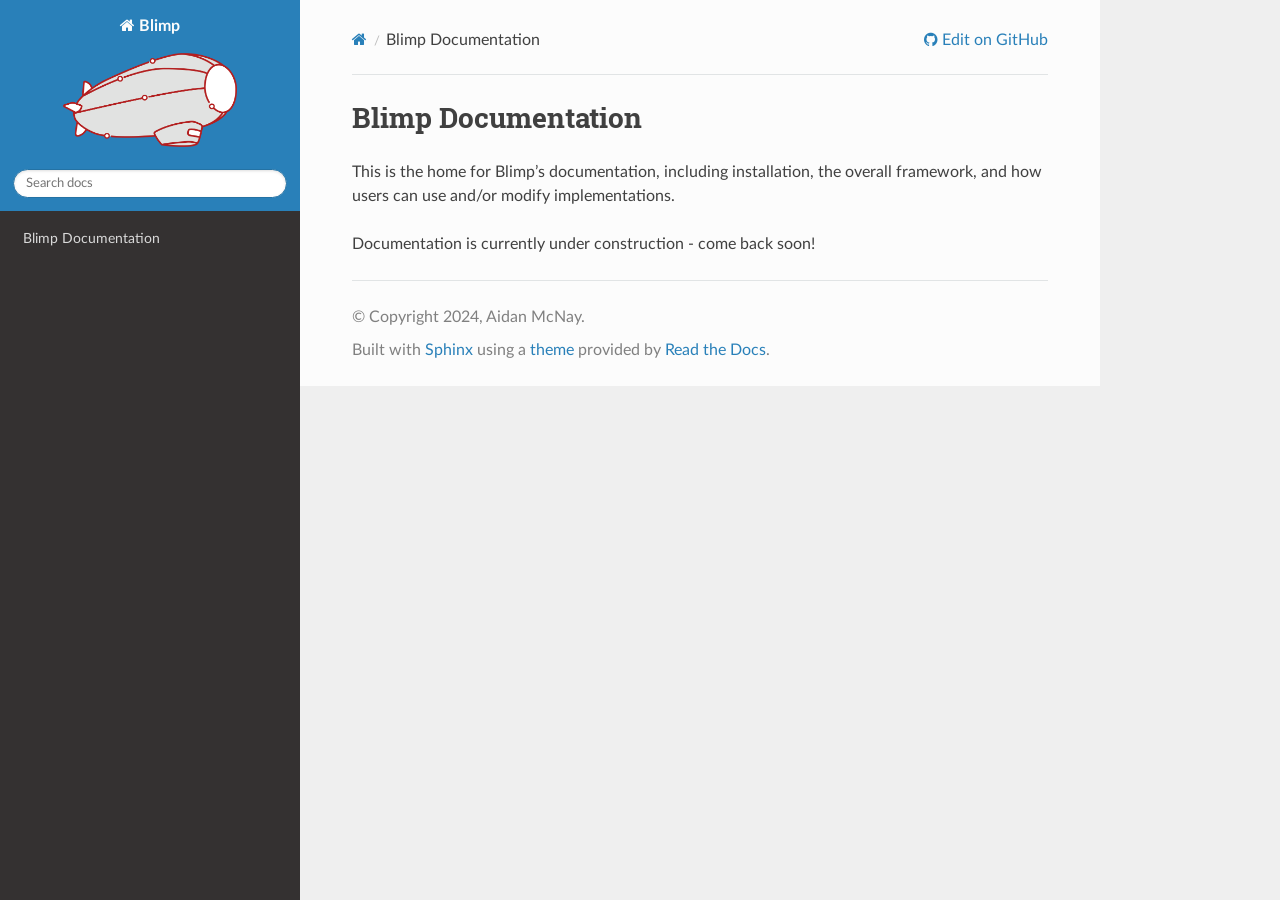
<file: index.html>
<!DOCTYPE html>
<html class="writer-html5" lang="en" data-content_root="./">
<head>
  <meta charset="utf-8" /><meta name="viewport" content="width=device-width, initial-scale=1" />

  <meta name="viewport" content="width=device-width, initial-scale=1.0" />
  <title>Blimp Documentation &mdash; Blimp  documentation</title>
      <link rel="stylesheet" type="text/css" href="_static/pygments.css?v=80d5e7a1" />
      <link rel="stylesheet" type="text/css" href="_static/css/theme.css?v=e59714d7" />
      <link rel="stylesheet" type="text/css" href="_static/css/logo.css?v=0320fe47" />
      <link rel="stylesheet" type="text/css" href="_static/css/wavedrom.css?v=4f1d019f" />
      <link rel="stylesheet" type="text/css" href="_static/css/table.css?v=c4561ef3" />
      <link rel="stylesheet" type="text/css" href="_static/css/image.css?v=c42c1b78" />

  
    <link rel="shortcut icon" href="_static/blimp_favicon.png"/>
      <script src="_static/jquery.js?v=5d32c60e"></script>
      <script src="_static/_sphinx_javascript_frameworks_compat.js?v=2cd50e6c"></script>
      <script src="_static/documentation_options.js?v=187304be"></script>
      <script src="_static/doctools.js?v=9bcbadda"></script>
      <script src="_static/sphinx_highlight.js?v=dc90522c"></script>
      <script src="https://wavedrom.com/skins/default.js"></script>
      <script src="https://wavedrom.com/wavedrom.min.js"></script>
    <script src="_static/js/theme.js"></script>
    <link rel="index" title="Index" href="genindex/" />
    <link rel="search" title="Search" href="search/" /> 
</head>

<body class="wy-body-for-nav"> 
  <div class="wy-grid-for-nav">
    <nav data-toggle="wy-nav-shift" class="wy-nav-side">
      <div class="wy-side-scroll">
        <div class="wy-side-nav-search" >

          
          
          <a href="#" class="icon icon-home">
            Blimp
              <img src="_static/blimp_no_border.png" class="logo" alt="Logo"/>
          </a>
<div role="search">
  <form id="rtd-search-form" class="wy-form" action="search/" method="get">
    <input type="text" name="q" placeholder="Search docs" aria-label="Search docs" />
    <input type="hidden" name="check_keywords" value="yes" />
    <input type="hidden" name="area" value="default" />
  </form>
</div>
        </div><div class="wy-menu wy-menu-vertical" data-spy="affix" role="navigation" aria-label="Navigation menu">
              <!-- Local TOC -->
              <div class="local-toc"><ul>
<li><a class="reference internal" href="#">Blimp Documentation</a></li>
</ul>
</div>
        </div>
      </div>
    </nav>

    <section data-toggle="wy-nav-shift" class="wy-nav-content-wrap"><nav class="wy-nav-top" aria-label="Mobile navigation menu" >
          <i data-toggle="wy-nav-top" class="fa fa-bars"></i>
          <a href="#">Blimp</a>
      </nav>

      <div class="wy-nav-content">
        <div class="rst-content">
          <div role="navigation" aria-label="Page navigation">
  <ul class="wy-breadcrumbs">
      <li><a href="#" class="icon icon-home" aria-label="Home"></a></li>
      <li class="breadcrumb-item active">Blimp Documentation</li>
      <li class="wy-breadcrumbs-aside">
              <a href="https://github.com/cornell-brg/blimp/blob/main/docs/index.rst" class="fa fa-github"> Edit on GitHub</a>
      </li>
  </ul>
  <hr/>
</div>
          <div role="main" class="document" itemscope="itemscope" itemtype="http://schema.org/Article">
           <div itemprop="articleBody">
             
  <section id="blimp-documentation">
<h1>Blimp Documentation<a class="headerlink" href="#blimp-documentation" title="Link to this heading"></a></h1>
<p>This is the home for Blimp’s documentation, including installation, the
overall framework, and how users can use and/or modify implementations.</p>
<p>Documentation is currently under construction - come back soon!</p>
</section>

    <script type="text/javascript">
        function init() {
            WaveDrom.ProcessAll();
        }
        window.onload = init;
    </script>

           </div>
          </div>
          <footer>

  <hr/>

  <div role="contentinfo">
    <p>&#169; Copyright 2024, Aidan McNay.</p>
  </div>

  Built with <a href="https://www.sphinx-doc.org/">Sphinx</a> using a
    <a href="https://github.com/readthedocs/sphinx_rtd_theme">theme</a>
    provided by <a href="https://readthedocs.org">Read the Docs</a>.
   

</footer>
        </div>
      </div>
    </section>
  </div>
  <script>
      jQuery(function () {
          SphinxRtdTheme.Navigation.enable(true);
      });
  </script> 

</body>
</html>
</file>
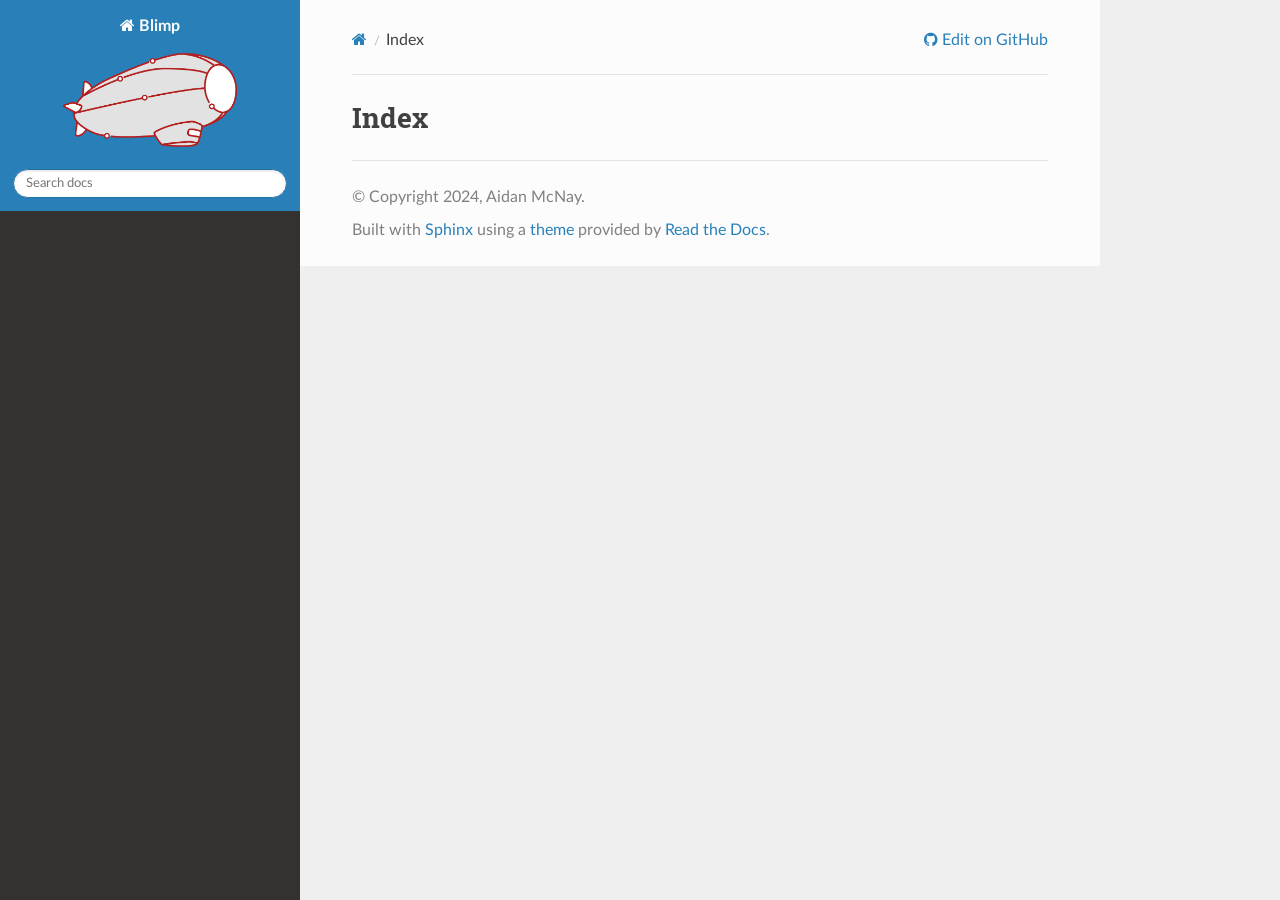
<file: genindex/index.html>
<!DOCTYPE html>
<html class="writer-html5" lang="en" data-content_root="../">
<head>
  <meta charset="utf-8" />
  <meta name="viewport" content="width=device-width, initial-scale=1.0" />
  <title>Index &mdash; Blimp  documentation</title>
      <link rel="stylesheet" type="text/css" href="../_static/pygments.css?v=80d5e7a1" />
      <link rel="stylesheet" type="text/css" href="../_static/css/theme.css?v=e59714d7" />
      <link rel="stylesheet" type="text/css" href="../_static/css/logo.css?v=0320fe47" />
      <link rel="stylesheet" type="text/css" href="../_static/css/wavedrom.css?v=4f1d019f" />
      <link rel="stylesheet" type="text/css" href="../_static/css/table.css?v=c4561ef3" />
      <link rel="stylesheet" type="text/css" href="../_static/css/image.css?v=c42c1b78" />

  
    <link rel="shortcut icon" href="../_static/blimp_favicon.png"/>
      <script src="../_static/jquery.js?v=5d32c60e"></script>
      <script src="../_static/_sphinx_javascript_frameworks_compat.js?v=2cd50e6c"></script>
      <script src="../_static/documentation_options.js?v=187304be"></script>
      <script src="../_static/doctools.js?v=9bcbadda"></script>
      <script src="../_static/sphinx_highlight.js?v=dc90522c"></script>
      <script src="https://wavedrom.com/skins/default.js"></script>
      <script src="https://wavedrom.com/wavedrom.min.js"></script>
    <script src="../_static/js/theme.js"></script>
    <link rel="index" title="Index" href="#" />
    <link rel="search" title="Search" href="../search/" /> 
</head>

<body class="wy-body-for-nav"> 
  <div class="wy-grid-for-nav">
    <nav data-toggle="wy-nav-shift" class="wy-nav-side">
      <div class="wy-side-scroll">
        <div class="wy-side-nav-search" >

          
          
          <a href="../" class="icon icon-home">
            Blimp
              <img src="../_static/blimp_no_border.png" class="logo" alt="Logo"/>
          </a>
<div role="search">
  <form id="rtd-search-form" class="wy-form" action="../search/" method="get">
    <input type="text" name="q" placeholder="Search docs" aria-label="Search docs" />
    <input type="hidden" name="check_keywords" value="yes" />
    <input type="hidden" name="area" value="default" />
  </form>
</div>
        </div><div class="wy-menu wy-menu-vertical" data-spy="affix" role="navigation" aria-label="Navigation menu">
              <!-- Local TOC -->
              <div class="local-toc"></div>
        </div>
      </div>
    </nav>

    <section data-toggle="wy-nav-shift" class="wy-nav-content-wrap"><nav class="wy-nav-top" aria-label="Mobile navigation menu" >
          <i data-toggle="wy-nav-top" class="fa fa-bars"></i>
          <a href="../">Blimp</a>
      </nav>

      <div class="wy-nav-content">
        <div class="rst-content">
          <div role="navigation" aria-label="Page navigation">
  <ul class="wy-breadcrumbs">
      <li><a href="../" class="icon icon-home" aria-label="Home"></a></li>
      <li class="breadcrumb-item active">Index</li>
      <li class="wy-breadcrumbs-aside">
              <a href="https://github.com/cornell-brg/blimp/blob/main/docs/genindex" class="fa fa-github"> Edit on GitHub</a>
      </li>
  </ul>
  <hr/>
</div>
          <div role="main" class="document" itemscope="itemscope" itemtype="http://schema.org/Article">
           <div itemprop="articleBody">
             

<h1 id="index">Index</h1>

<div class="genindex-jumpbox">
 
</div>


           </div>
          </div>
          <footer>

  <hr/>

  <div role="contentinfo">
    <p>&#169; Copyright 2024, Aidan McNay.</p>
  </div>

  Built with <a href="https://www.sphinx-doc.org/">Sphinx</a> using a
    <a href="https://github.com/readthedocs/sphinx_rtd_theme">theme</a>
    provided by <a href="https://readthedocs.org">Read the Docs</a>.
   

</footer>
        </div>
      </div>
    </section>
  </div>
  <script>
      jQuery(function () {
          SphinxRtdTheme.Navigation.enable(true);
      });
  </script> 

</body>
</html>
</file>
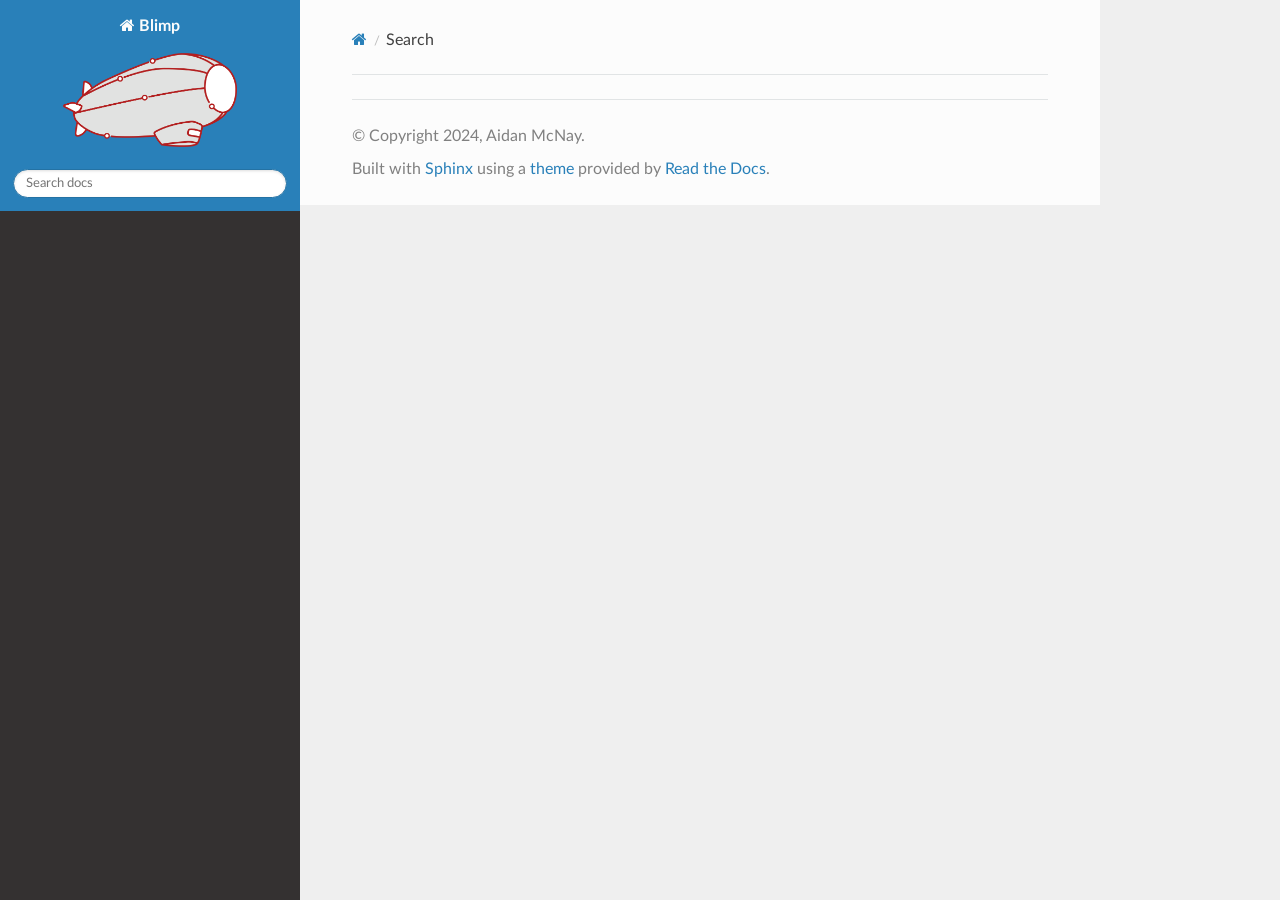
<file: search/index.html>
<!DOCTYPE html>
<html class="writer-html5" lang="en" data-content_root="../">
<head>
  <meta charset="utf-8" />
  <meta name="viewport" content="width=device-width, initial-scale=1.0" />
  <title>Search &mdash; Blimp  documentation</title>
      <link rel="stylesheet" type="text/css" href="../_static/pygments.css?v=80d5e7a1" />
      <link rel="stylesheet" type="text/css" href="../_static/css/theme.css?v=e59714d7" />
      <link rel="stylesheet" type="text/css" href="../_static/css/logo.css?v=0320fe47" />
      <link rel="stylesheet" type="text/css" href="../_static/css/wavedrom.css?v=4f1d019f" />
      <link rel="stylesheet" type="text/css" href="../_static/css/table.css?v=c4561ef3" />
      <link rel="stylesheet" type="text/css" href="../_static/css/image.css?v=c42c1b78" />

  
    <link rel="shortcut icon" href="../_static/blimp_favicon.png"/>
    
      <script src="../_static/jquery.js?v=5d32c60e"></script>
      <script src="../_static/_sphinx_javascript_frameworks_compat.js?v=2cd50e6c"></script>
      <script src="../_static/documentation_options.js?v=187304be"></script>
      <script src="../_static/doctools.js?v=9bcbadda"></script>
      <script src="../_static/sphinx_highlight.js?v=dc90522c"></script>
      <script src="https://wavedrom.com/skins/default.js"></script>
      <script src="https://wavedrom.com/wavedrom.min.js"></script>
    <script src="../_static/js/theme.js"></script>
    <script src="../_static/searchtools.js"></script>
    <script src="../_static/language_data.js"></script>
    <link rel="index" title="Index" href="../genindex/" />
    <link rel="search" title="Search" href="#" /> 
</head>

<body class="wy-body-for-nav"> 
  <div class="wy-grid-for-nav">
    <nav data-toggle="wy-nav-shift" class="wy-nav-side">
      <div class="wy-side-scroll">
        <div class="wy-side-nav-search" >

          
          
          <a href="../" class="icon icon-home">
            Blimp
              <img src="../_static/blimp_no_border.png" class="logo" alt="Logo"/>
          </a>
<div role="search">
  <form id="rtd-search-form" class="wy-form" action="#" method="get">
    <input type="text" name="q" placeholder="Search docs" aria-label="Search docs" />
    <input type="hidden" name="check_keywords" value="yes" />
    <input type="hidden" name="area" value="default" />
  </form>
</div>
        </div><div class="wy-menu wy-menu-vertical" data-spy="affix" role="navigation" aria-label="Navigation menu">
              <!-- Local TOC -->
              <div class="local-toc"></div>
        </div>
      </div>
    </nav>

    <section data-toggle="wy-nav-shift" class="wy-nav-content-wrap"><nav class="wy-nav-top" aria-label="Mobile navigation menu" >
          <i data-toggle="wy-nav-top" class="fa fa-bars"></i>
          <a href="../">Blimp</a>
      </nav>

      <div class="wy-nav-content">
        <div class="rst-content">
          <div role="navigation" aria-label="Page navigation">
  <ul class="wy-breadcrumbs">
      <li><a href="../" class="icon icon-home" aria-label="Home"></a></li>
      <li class="breadcrumb-item active">Search</li>
      <li class="wy-breadcrumbs-aside">
      </li>
  </ul>
  <hr/>
</div>
          <div role="main" class="document" itemscope="itemscope" itemtype="http://schema.org/Article">
           <div itemprop="articleBody">
             
  <noscript>
  <div id="fallback" class="admonition warning">
    <p class="last">
      Please activate JavaScript to enable the search functionality.
    </p>
  </div>
  </noscript>

  
  <div id="search-results">
  
  </div>

           </div>
          </div>
          <footer>

  <hr/>

  <div role="contentinfo">
    <p>&#169; Copyright 2024, Aidan McNay.</p>
  </div>

  Built with <a href="https://www.sphinx-doc.org/">Sphinx</a> using a
    <a href="https://github.com/readthedocs/sphinx_rtd_theme">theme</a>
    provided by <a href="https://readthedocs.org">Read the Docs</a>.
   

</footer>
        </div>
      </div>
    </section>
  </div>
  <script>
      jQuery(function () {
          SphinxRtdTheme.Navigation.enable(true);
      });
  </script>
  <script>
    jQuery(function() { Search.loadIndex("../searchindex.js"); });
  </script>
  
  <script id="searchindexloader"></script>
   


</body>
</html>
</file>
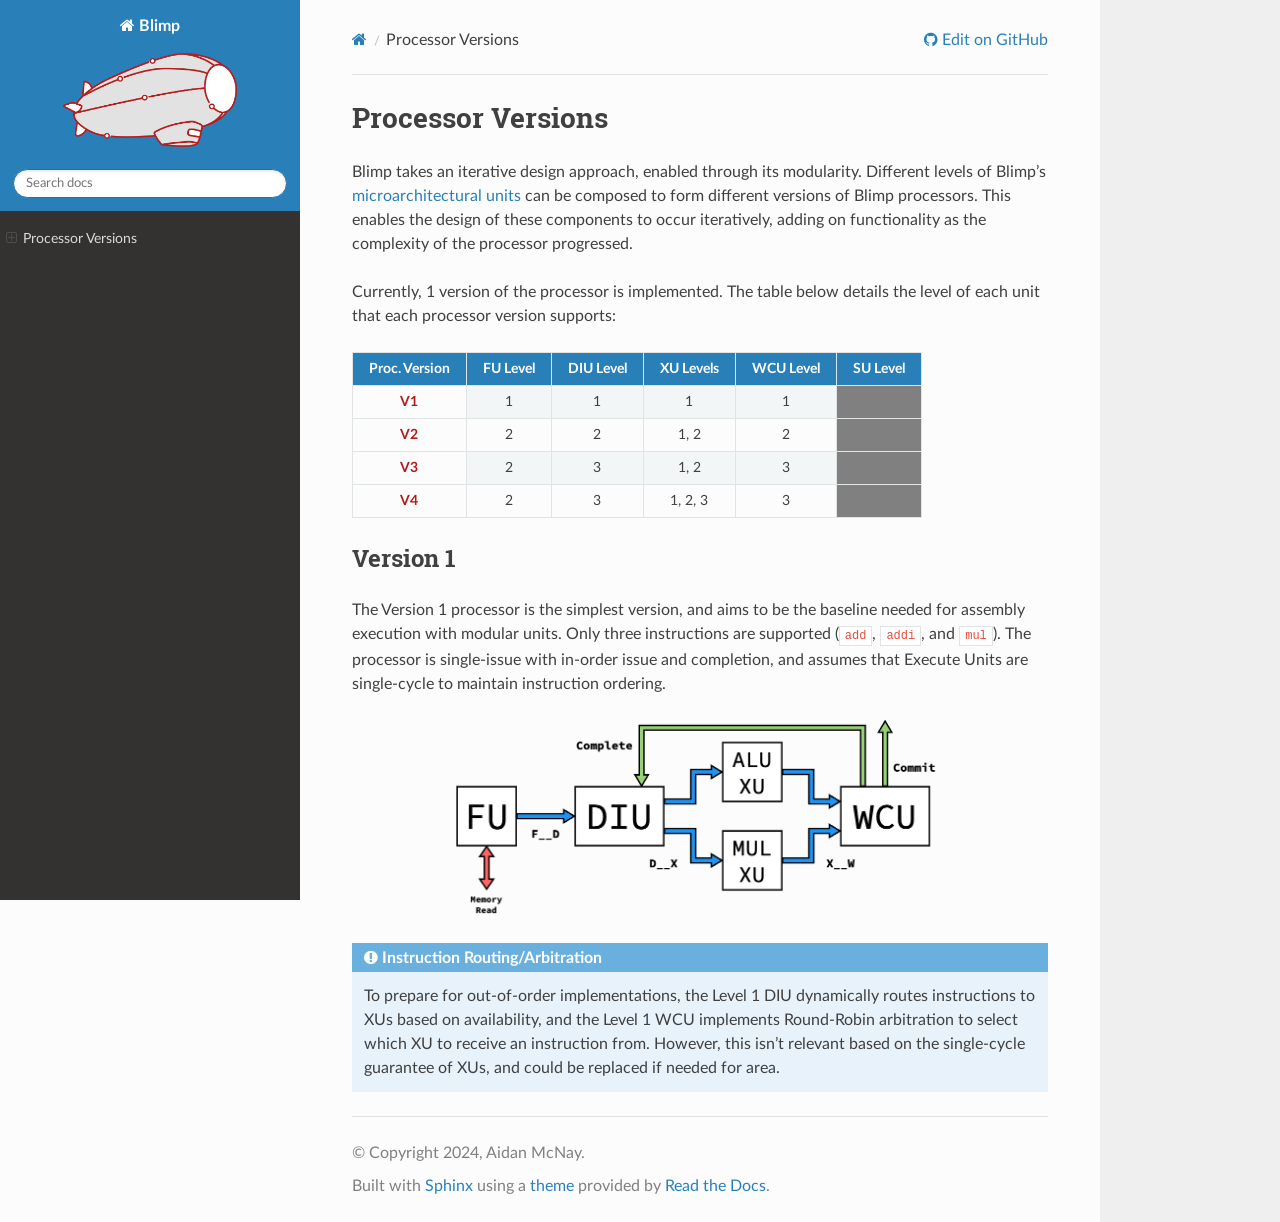
<file: overview/versions/index.html>
<!DOCTYPE html>
<html class="writer-html5" lang="en" data-content_root="../../">
<head>
  <meta charset="utf-8" /><meta name="viewport" content="width=device-width, initial-scale=1" />

  <meta name="viewport" content="width=device-width, initial-scale=1.0" />
  <title>Processor Versions &mdash; Blimp  documentation</title>
      <link rel="stylesheet" type="text/css" href="../../_static/pygments.css?v=80d5e7a1" />
      <link rel="stylesheet" type="text/css" href="../../_static/css/theme.css?v=e59714d7" />
      <link rel="stylesheet" type="text/css" href="../../_static/css/logo.css?v=0320fe47" />
      <link rel="stylesheet" type="text/css" href="../../_static/css/wavedrom.css?v=4f1d019f" />
      <link rel="stylesheet" type="text/css" href="../../_static/css/table.css?v=c4561ef3" />
      <link rel="stylesheet" type="text/css" href="../../_static/css/image.css?v=c42c1b78" />

  
    <link rel="shortcut icon" href="../../_static/blimp_favicon.png"/>
      <script src="../../_static/jquery.js?v=5d32c60e"></script>
      <script src="../../_static/_sphinx_javascript_frameworks_compat.js?v=2cd50e6c"></script>
      <script src="../../_static/documentation_options.js?v=187304be"></script>
      <script src="../../_static/doctools.js?v=9bcbadda"></script>
      <script src="../../_static/sphinx_highlight.js?v=dc90522c"></script>
      <script src="https://wavedrom.com/skins/default.js"></script>
      <script src="https://wavedrom.com/wavedrom.min.js"></script>
    <script src="../../_static/js/theme.js"></script>
    <link rel="index" title="Index" href="../../genindex/" />
    <link rel="search" title="Search" href="../../search/" /> 
</head>

<body class="wy-body-for-nav"> 
  <div class="wy-grid-for-nav">
    <nav data-toggle="wy-nav-shift" class="wy-nav-side">
      <div class="wy-side-scroll">
        <div class="wy-side-nav-search" >

          
          
          <a href="../../" class="icon icon-home">
            Blimp
              <img src="../../_static/blimp_no_border.png" class="logo" alt="Logo"/>
          </a>
<div role="search">
  <form id="rtd-search-form" class="wy-form" action="../../search/" method="get">
    <input type="text" name="q" placeholder="Search docs" aria-label="Search docs" />
    <input type="hidden" name="check_keywords" value="yes" />
    <input type="hidden" name="area" value="default" />
  </form>
</div>
        </div><div class="wy-menu wy-menu-vertical" data-spy="affix" role="navigation" aria-label="Navigation menu">
              <!-- Local TOC -->
              <div class="local-toc"><ul>
<li><a class="reference internal" href="#">Processor Versions</a><ul>
<li><a class="reference internal" href="#version-1">Version 1</a></li>
</ul>
</li>
</ul>
</div>
        </div>
      </div>
    </nav>

    <section data-toggle="wy-nav-shift" class="wy-nav-content-wrap"><nav class="wy-nav-top" aria-label="Mobile navigation menu" >
          <i data-toggle="wy-nav-top" class="fa fa-bars"></i>
          <a href="../../">Blimp</a>
      </nav>

      <div class="wy-nav-content">
        <div class="rst-content">
          <div role="navigation" aria-label="Page navigation">
  <ul class="wy-breadcrumbs">
      <li><a href="../../" class="icon icon-home" aria-label="Home"></a></li>
      <li class="breadcrumb-item active">Processor Versions</li>
      <li class="wy-breadcrumbs-aside">
              <a href="https://github.com/cornell-brg/blimp/blob/main/docs/overview/versions.rst" class="fa fa-github"> Edit on GitHub</a>
      </li>
  </ul>
  <hr/>
</div>
          <div role="main" class="document" itemscope="itemscope" itemtype="http://schema.org/Article">
           <div itemprop="articleBody">
             
  <section id="processor-versions">
<h1>Processor Versions<a class="headerlink" href="#processor-versions" title="Link to this heading"></a></h1>
<p>Blimp takes an iterative design approach, enabled through its modularity.
Different levels of Blimp’s <a class="reference internal" href="../../units/units/"><span class="doc">microarchitectural units</span></a>
can be composed to form different versions of Blimp processors. This
enables the design of these components to occur iteratively, adding on
functionality as the complexity of the processor progressed.</p>
<p>Currently, 1 version of the processor is implemented. The table below
details the level of each unit that each processor version supports:</p>
<table class="docutils align-default">
<thead>
<tr class="row-odd"><th class="head stub"><p>Proc. Version</p></th>
<th class="head"><p>FU Level</p></th>
<th class="head"><p>DIU Level</p></th>
<th class="head"><p>XU Levels</p></th>
<th class="head"><p>WCU Level</p></th>
<th class="head"><p>SU Level</p></th>
</tr>
</thead>
<tbody>
<tr class="row-even"><th class="stub"><p>V1</p></th>
<td><p>1</p></td>
<td><p>1</p></td>
<td><p>1</p></td>
<td><p>1</p></td>
<td></td>
</tr>
<tr class="row-odd"><th class="stub"><p>V2</p></th>
<td><p>2</p></td>
<td><p>2</p></td>
<td><p>1, 2</p></td>
<td><p>2</p></td>
<td></td>
</tr>
<tr class="row-even"><th class="stub"><p>V3</p></th>
<td><p>2</p></td>
<td><p>3</p></td>
<td><p>1, 2</p></td>
<td><p>3</p></td>
<td></td>
</tr>
<tr class="row-odd"><th class="stub"><p>V4</p></th>
<td><p>2</p></td>
<td><p>3</p></td>
<td><p>1, 2, 3</p></td>
<td><p>3</p></td>
<td></td>
</tr>
</tbody>
</table>
<section id="version-1">
<h2>Version 1<a class="headerlink" href="#version-1" title="Link to this heading"></a></h2>
<p>The Version 1 processor is the simplest version, and aims to be the
baseline needed for assembly execution with modular units. Only three
instructions are supported (<code class="docutils literal notranslate"><span class="pre">add</span></code>, <code class="docutils literal notranslate"><span class="pre">addi</span></code>, and <code class="docutils literal notranslate"><span class="pre">mul</span></code>). The processor
is single-issue with in-order issue and completion, and assumes that
Execute Units are single-cycle to maintain instruction ordering.</p>
<a class="bottompadding reference internal image-reference" href="../../_images/versions-v1.png"><img alt="A picture of the Version 1 processor composition" class="bottompadding align-center" src="../../_images/versions-v1.png" style="width: 70%;" />
</a>
<div class="note admonition">
<p class="admonition-title">Instruction Routing/Arbitration</p>
<p>To prepare for out-of-order implementations, the Level 1 DIU
dynamically routes instructions to XUs based on availability, and the
Level 1 WCU implements Round-Robin arbitration to select which XU to
receive an instruction from. However, this isn’t relevant based on
the single-cycle guarantee of XUs, and could be replaced if needed
for area.</p>
</div>
</section>
</section>

    <script type="text/javascript">
        function init() {
            WaveDrom.ProcessAll();
        }
        window.onload = init;
    </script>

           </div>
          </div>
          <footer>

  <hr/>

  <div role="contentinfo">
    <p>&#169; Copyright 2024, Aidan McNay.</p>
  </div>

  Built with <a href="https://www.sphinx-doc.org/">Sphinx</a> using a
    <a href="https://github.com/readthedocs/sphinx_rtd_theme">theme</a>
    provided by <a href="https://readthedocs.org">Read the Docs</a>.
   

</footer>
        </div>
      </div>
    </section>
  </div>
  <script>
      jQuery(function () {
          SphinxRtdTheme.Navigation.enable(true);
      });
  </script> 

</body>
</html>
</file>
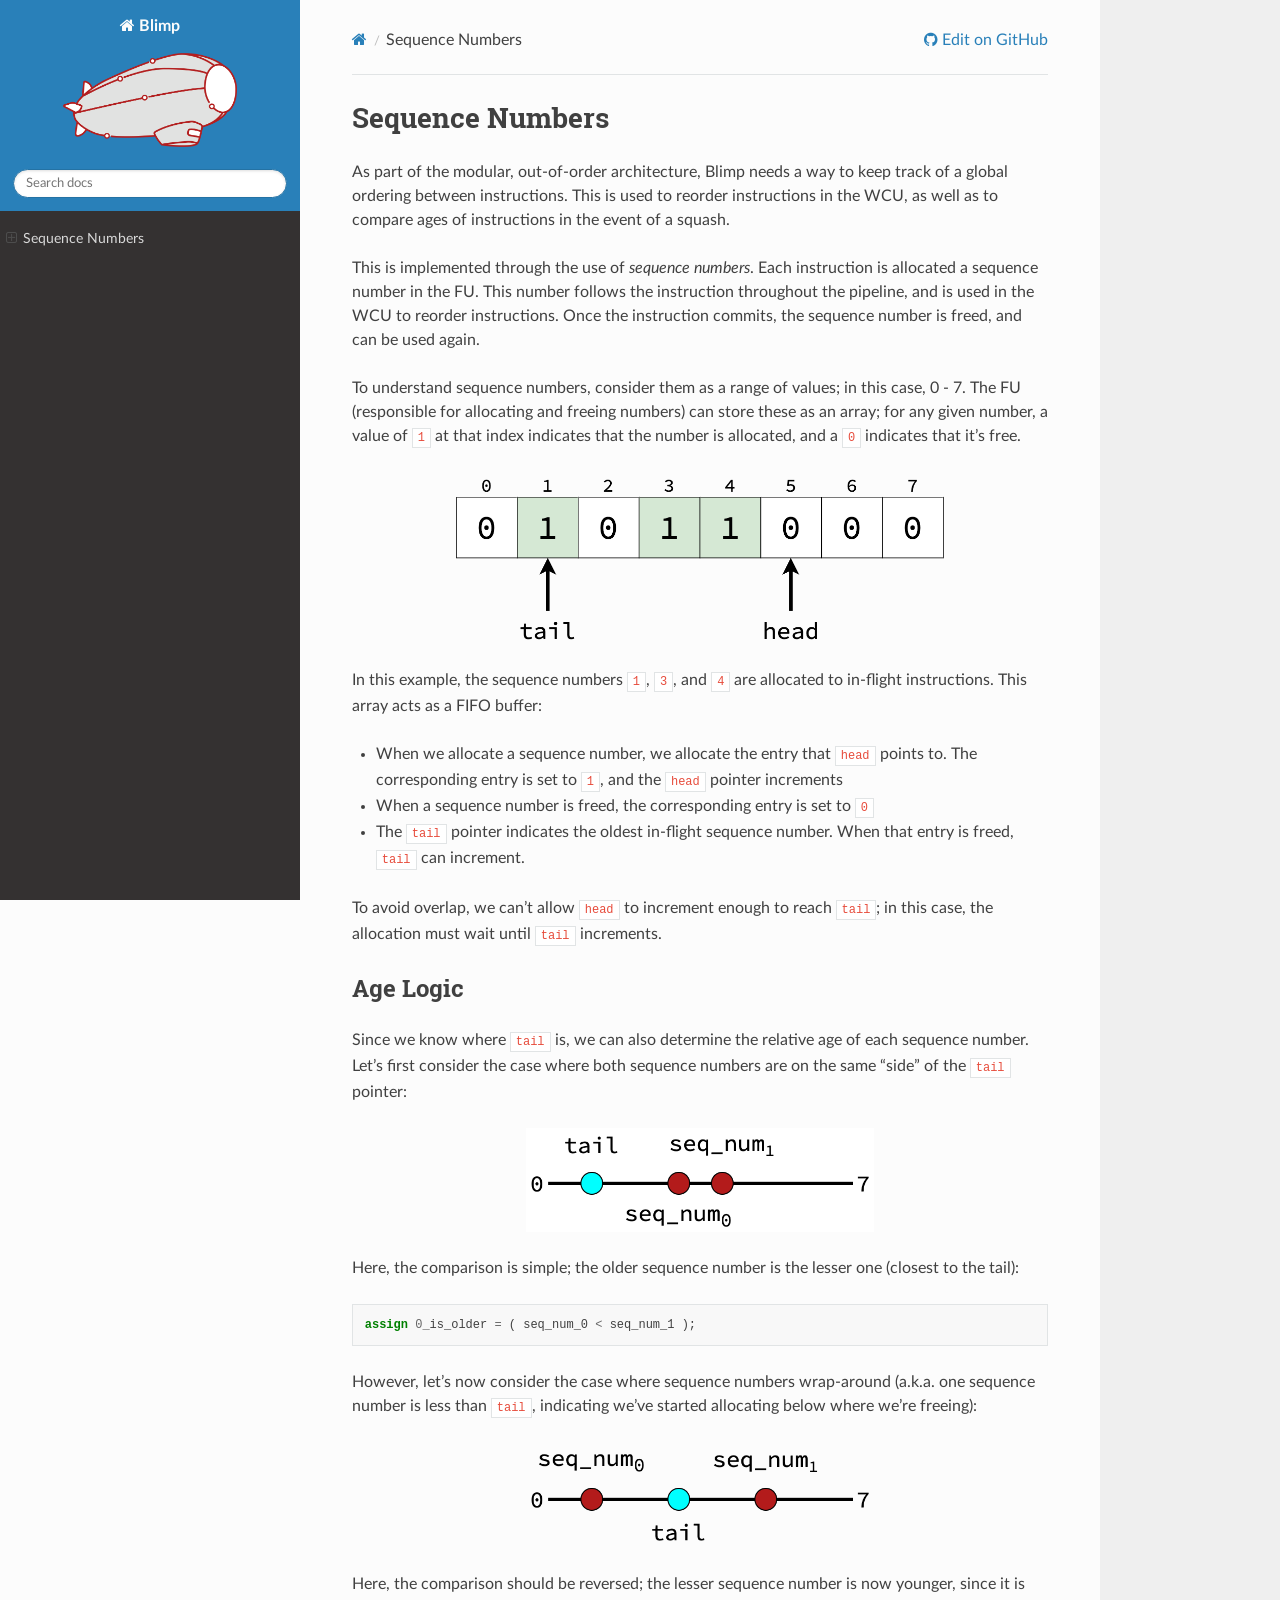
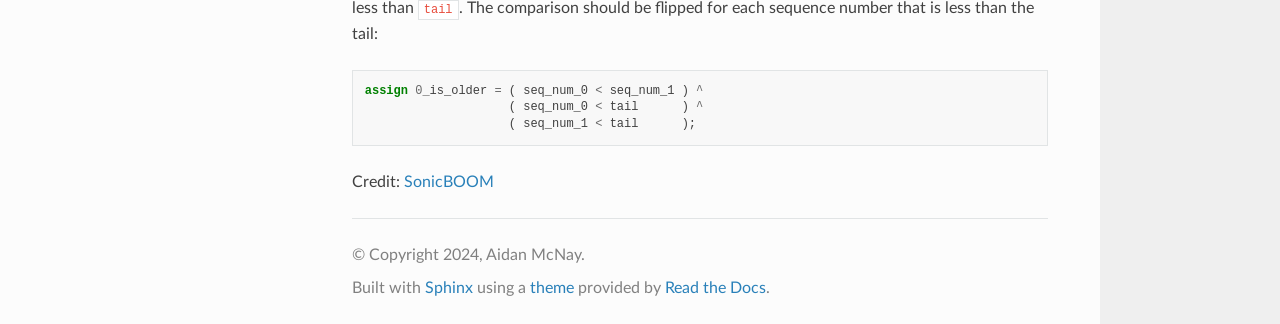
<file: uarch/seq_nums/index.html>
<!DOCTYPE html>
<html class="writer-html5" lang="en" data-content_root="../../">
<head>
  <meta charset="utf-8" /><meta name="viewport" content="width=device-width, initial-scale=1" />

  <meta name="viewport" content="width=device-width, initial-scale=1.0" />
  <title>Sequence Numbers &mdash; Blimp  documentation</title>
      <link rel="stylesheet" type="text/css" href="../../_static/pygments.css?v=80d5e7a1" />
      <link rel="stylesheet" type="text/css" href="../../_static/css/theme.css?v=e59714d7" />
      <link rel="stylesheet" type="text/css" href="../../_static/css/logo.css?v=0320fe47" />
      <link rel="stylesheet" type="text/css" href="../../_static/css/wavedrom.css?v=4f1d019f" />
      <link rel="stylesheet" type="text/css" href="../../_static/css/table.css?v=c4561ef3" />
      <link rel="stylesheet" type="text/css" href="../../_static/css/image.css?v=c42c1b78" />

  
    <link rel="shortcut icon" href="../../_static/blimp_favicon.png"/>
      <script src="../../_static/jquery.js?v=5d32c60e"></script>
      <script src="../../_static/_sphinx_javascript_frameworks_compat.js?v=2cd50e6c"></script>
      <script src="../../_static/documentation_options.js?v=187304be"></script>
      <script src="../../_static/doctools.js?v=9bcbadda"></script>
      <script src="../../_static/sphinx_highlight.js?v=dc90522c"></script>
      <script src="https://wavedrom.com/skins/default.js"></script>
      <script src="https://wavedrom.com/wavedrom.min.js"></script>
    <script src="../../_static/js/theme.js"></script>
    <link rel="index" title="Index" href="../../genindex/" />
    <link rel="search" title="Search" href="../../search/" /> 
</head>

<body class="wy-body-for-nav"> 
  <div class="wy-grid-for-nav">
    <nav data-toggle="wy-nav-shift" class="wy-nav-side">
      <div class="wy-side-scroll">
        <div class="wy-side-nav-search" >

          
          
          <a href="../../" class="icon icon-home">
            Blimp
              <img src="../../_static/blimp_no_border.png" class="logo" alt="Logo"/>
          </a>
<div role="search">
  <form id="rtd-search-form" class="wy-form" action="../../search/" method="get">
    <input type="text" name="q" placeholder="Search docs" aria-label="Search docs" />
    <input type="hidden" name="check_keywords" value="yes" />
    <input type="hidden" name="area" value="default" />
  </form>
</div>
        </div><div class="wy-menu wy-menu-vertical" data-spy="affix" role="navigation" aria-label="Navigation menu">
              <!-- Local TOC -->
              <div class="local-toc"><ul>
<li><a class="reference internal" href="#">Sequence Numbers</a><ul>
<li><a class="reference internal" href="#age-logic">Age Logic</a></li>
</ul>
</li>
</ul>
</div>
        </div>
      </div>
    </nav>

    <section data-toggle="wy-nav-shift" class="wy-nav-content-wrap"><nav class="wy-nav-top" aria-label="Mobile navigation menu" >
          <i data-toggle="wy-nav-top" class="fa fa-bars"></i>
          <a href="../../">Blimp</a>
      </nav>

      <div class="wy-nav-content">
        <div class="rst-content">
          <div role="navigation" aria-label="Page navigation">
  <ul class="wy-breadcrumbs">
      <li><a href="../../" class="icon icon-home" aria-label="Home"></a></li>
      <li class="breadcrumb-item active">Sequence Numbers</li>
      <li class="wy-breadcrumbs-aside">
              <a href="https://github.com/cornell-brg/blimp/blob/main/docs/uarch/seq_nums.rst" class="fa fa-github"> Edit on GitHub</a>
      </li>
  </ul>
  <hr/>
</div>
          <div role="main" class="document" itemscope="itemscope" itemtype="http://schema.org/Article">
           <div itemprop="articleBody">
             
  <section id="sequence-numbers">
<h1>Sequence Numbers<a class="headerlink" href="#sequence-numbers" title="Link to this heading"></a></h1>
<p>As part of the modular, out-of-order architecture, Blimp needs a way to
keep track of a global ordering between instructions. This is used to
reorder instructions in the WCU, as well as to compare ages of
instructions in the event of a squash.</p>
<p>This is implemented through the use of <em>sequence numbers</em>. Each
instruction is allocated a sequence number in the FU. This number
follows the instruction throughout the pipeline, and is used in the WCU
to reorder instructions. Once the instruction commits, the sequence
number is freed, and can be used again.</p>
<p>To understand sequence numbers, consider them as a range of values; in
this case, 0 - 7. The FU (responsible for allocating and freeing numbers)
can store these as an array; for any given number, a value of <code class="docutils literal notranslate"><span class="pre">1</span></code> at
that index indicates that the number is allocated, and a <code class="docutils literal notranslate"><span class="pre">0</span></code> indicates
that it’s free.</p>
<a class="bottompadding reference internal image-reference" href="../../_images/seq_nums.png"><img alt="A picture of linearly-organized sequence numbers" class="bottompadding align-center" src="../../_images/seq_nums.png" style="width: 70%;" />
</a>
<p>In this example, the sequence numbers <code class="docutils literal notranslate"><span class="pre">1</span></code>, <code class="docutils literal notranslate"><span class="pre">3</span></code>, and <code class="docutils literal notranslate"><span class="pre">4</span></code> are
allocated to in-flight instructions. This array acts as a FIFO buffer:</p>
<ul class="simple">
<li><p>When we allocate a sequence number, we allocate the entry that <code class="docutils literal notranslate"><span class="pre">head</span></code>
points to. The corresponding entry is set to <code class="docutils literal notranslate"><span class="pre">1</span></code>, and the <code class="docutils literal notranslate"><span class="pre">head</span></code>
pointer increments</p></li>
<li><p>When a sequence number is freed, the corresponding entry is set to <code class="docutils literal notranslate"><span class="pre">0</span></code></p></li>
<li><p>The <code class="docutils literal notranslate"><span class="pre">tail</span></code> pointer indicates the oldest in-flight sequence number.
When that entry is freed, <code class="docutils literal notranslate"><span class="pre">tail</span></code> can increment.</p></li>
</ul>
<p>To avoid overlap, we can’t allow <code class="docutils literal notranslate"><span class="pre">head</span></code> to increment enough to reach
<code class="docutils literal notranslate"><span class="pre">tail</span></code>; in this case, the allocation must wait until <code class="docutils literal notranslate"><span class="pre">tail</span></code>
increments.</p>
<section id="age-logic">
<h2>Age Logic<a class="headerlink" href="#age-logic" title="Link to this heading"></a></h2>
<p>Since we know where <code class="docutils literal notranslate"><span class="pre">tail</span></code> is, we can also determine the relative age of
each sequence number. Let’s first consider the case where both sequence
numbers are on the same “side” of the <code class="docutils literal notranslate"><span class="pre">tail</span></code> pointer:</p>
<a class="bottompadding reference internal image-reference" href="../../_images/seq_nums_age_simple.png"><img alt="A number line of sequence numbers" class="bottompadding align-center" src="../../_images/seq_nums_age_simple.png" style="width: 50%;" />
</a>
<p>Here, the comparison is simple; the older sequence number is the lesser
one (closest to the tail):</p>
<div class="highlight-sv notranslate"><div class="highlight"><pre><span></span><span class="k">assign</span><span class="w"> </span><span class="mi">0_</span><span class="n">is_older</span><span class="w"> </span><span class="o">=</span><span class="w"> </span><span class="p">(</span><span class="w"> </span><span class="n">seq_num_0</span><span class="w"> </span><span class="o">&lt;</span><span class="w"> </span><span class="n">seq_num_1</span><span class="w"> </span><span class="p">);</span>
</pre></div>
</div>
<p>However, let’s now consider the case where sequence numbers wrap-around
(a.k.a. one sequence number is less than <code class="docutils literal notranslate"><span class="pre">tail</span></code>, indicating we’ve
started allocating below where we’re freeing):</p>
<a class="bottompadding reference internal image-reference" href="../../_images/seq_nums_age_wrap.png"><img alt="A number line of sequence numbers with wraparound" class="bottompadding align-center" src="../../_images/seq_nums_age_wrap.png" style="width: 50%;" />
</a>
<p>Here, the comparison should be reversed; the lesser sequence number is
now younger, since it is less than <code class="docutils literal notranslate"><span class="pre">tail</span></code>. The comparison should be
flipped for each sequence number that is less than the tail:</p>
<div class="highlight-sv notranslate"><div class="highlight"><pre><span></span><span class="k">assign</span><span class="w"> </span><span class="mi">0_</span><span class="n">is_older</span><span class="w"> </span><span class="o">=</span><span class="w"> </span><span class="p">(</span><span class="w"> </span><span class="n">seq_num_0</span><span class="w"> </span><span class="o">&lt;</span><span class="w"> </span><span class="n">seq_num_1</span><span class="w"> </span><span class="p">)</span><span class="w"> </span><span class="o">^</span>
<span class="w">                    </span><span class="p">(</span><span class="w"> </span><span class="n">seq_num_0</span><span class="w"> </span><span class="o">&lt;</span><span class="w"> </span><span class="n">tail</span><span class="w">      </span><span class="p">)</span><span class="w"> </span><span class="o">^</span>
<span class="w">                    </span><span class="p">(</span><span class="w"> </span><span class="n">seq_num_1</span><span class="w"> </span><span class="o">&lt;</span><span class="w"> </span><span class="n">tail</span><span class="w">      </span><span class="p">);</span>
</pre></div>
</div>
<p>Credit: <a class="reference external" href="https://github.com/riscv-boom/riscv-boom/blob/7184be9db9d48bd01689cf9dd429a4ac32b21105/src/main/scala/v3/util/util.scala#L363">SonicBOOM</a></p>
</section>
</section>

    <script type="text/javascript">
        function init() {
            WaveDrom.ProcessAll();
        }
        window.onload = init;
    </script>

           </div>
          </div>
          <footer>

  <hr/>

  <div role="contentinfo">
    <p>&#169; Copyright 2024, Aidan McNay.</p>
  </div>

  Built with <a href="https://www.sphinx-doc.org/">Sphinx</a> using a
    <a href="https://github.com/readthedocs/sphinx_rtd_theme">theme</a>
    provided by <a href="https://readthedocs.org">Read the Docs</a>.
   

</footer>
        </div>
      </div>
    </section>
  </div>
  <script>
      jQuery(function () {
          SphinxRtdTheme.Navigation.enable(true);
      });
  </script> 

</body>
</html>
</file>
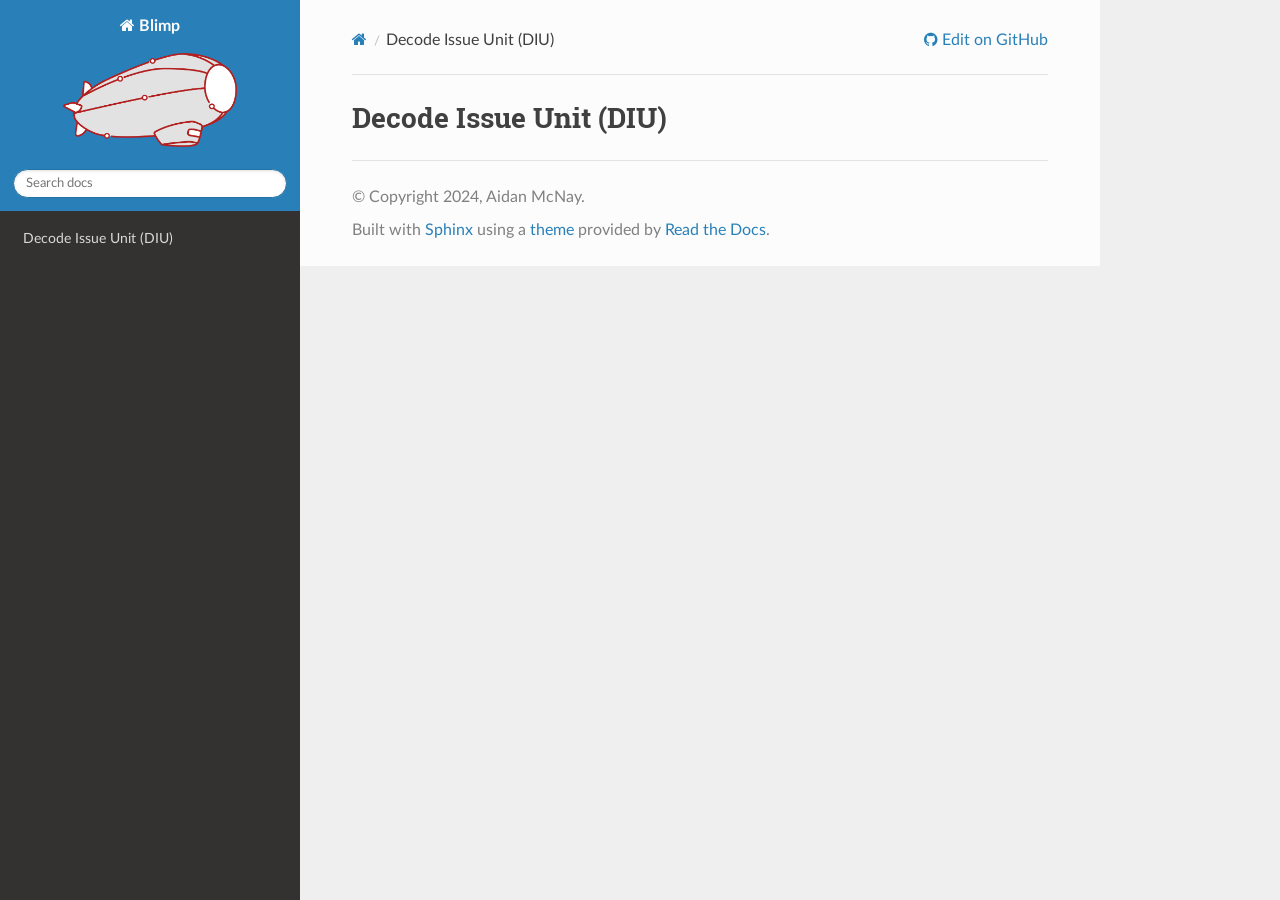
<file: units/decode_issue_unit/index.html>
<!DOCTYPE html>
<html class="writer-html5" lang="en" data-content_root="../../">
<head>
  <meta charset="utf-8" /><meta name="viewport" content="width=device-width, initial-scale=1" />

  <meta name="viewport" content="width=device-width, initial-scale=1.0" />
  <title>Decode Issue Unit (DIU) &mdash; Blimp  documentation</title>
      <link rel="stylesheet" type="text/css" href="../../_static/pygments.css?v=80d5e7a1" />
      <link rel="stylesheet" type="text/css" href="../../_static/css/theme.css?v=e59714d7" />
      <link rel="stylesheet" type="text/css" href="../../_static/css/logo.css?v=0320fe47" />
      <link rel="stylesheet" type="text/css" href="../../_static/css/wavedrom.css?v=4f1d019f" />
      <link rel="stylesheet" type="text/css" href="../../_static/css/table.css?v=c4561ef3" />
      <link rel="stylesheet" type="text/css" href="../../_static/css/image.css?v=c42c1b78" />

  
    <link rel="shortcut icon" href="../../_static/blimp_favicon.png"/>
      <script src="../../_static/jquery.js?v=5d32c60e"></script>
      <script src="../../_static/_sphinx_javascript_frameworks_compat.js?v=2cd50e6c"></script>
      <script src="../../_static/documentation_options.js?v=187304be"></script>
      <script src="../../_static/doctools.js?v=9bcbadda"></script>
      <script src="../../_static/sphinx_highlight.js?v=dc90522c"></script>
      <script src="https://wavedrom.com/skins/default.js"></script>
      <script src="https://wavedrom.com/wavedrom.min.js"></script>
    <script src="../../_static/js/theme.js"></script>
    <link rel="index" title="Index" href="../../genindex/" />
    <link rel="search" title="Search" href="../../search/" /> 
</head>

<body class="wy-body-for-nav"> 
  <div class="wy-grid-for-nav">
    <nav data-toggle="wy-nav-shift" class="wy-nav-side">
      <div class="wy-side-scroll">
        <div class="wy-side-nav-search" >

          
          
          <a href="../../" class="icon icon-home">
            Blimp
              <img src="../../_static/blimp_no_border.png" class="logo" alt="Logo"/>
          </a>
<div role="search">
  <form id="rtd-search-form" class="wy-form" action="../../search/" method="get">
    <input type="text" name="q" placeholder="Search docs" aria-label="Search docs" />
    <input type="hidden" name="check_keywords" value="yes" />
    <input type="hidden" name="area" value="default" />
  </form>
</div>
        </div><div class="wy-menu wy-menu-vertical" data-spy="affix" role="navigation" aria-label="Navigation menu">
              <!-- Local TOC -->
              <div class="local-toc"><ul>
<li><a class="reference internal" href="#">Decode Issue Unit (DIU)</a></li>
</ul>
</div>
        </div>
      </div>
    </nav>

    <section data-toggle="wy-nav-shift" class="wy-nav-content-wrap"><nav class="wy-nav-top" aria-label="Mobile navigation menu" >
          <i data-toggle="wy-nav-top" class="fa fa-bars"></i>
          <a href="../../">Blimp</a>
      </nav>

      <div class="wy-nav-content">
        <div class="rst-content">
          <div role="navigation" aria-label="Page navigation">
  <ul class="wy-breadcrumbs">
      <li><a href="../../" class="icon icon-home" aria-label="Home"></a></li>
      <li class="breadcrumb-item active">Decode Issue Unit (DIU)</li>
      <li class="wy-breadcrumbs-aside">
              <a href="https://github.com/cornell-brg/blimp/blob/main/docs/units/decode_issue_unit.rst" class="fa fa-github"> Edit on GitHub</a>
      </li>
  </ul>
  <hr/>
</div>
          <div role="main" class="document" itemscope="itemscope" itemtype="http://schema.org/Article">
           <div itemprop="articleBody">
             
  <section id="decode-issue-unit-diu">
<h1>Decode Issue Unit (DIU)<a class="headerlink" href="#decode-issue-unit-diu" title="Link to this heading"></a></h1>
</section>

    <script type="text/javascript">
        function init() {
            WaveDrom.ProcessAll();
        }
        window.onload = init;
    </script>

           </div>
          </div>
          <footer>

  <hr/>

  <div role="contentinfo">
    <p>&#169; Copyright 2024, Aidan McNay.</p>
  </div>

  Built with <a href="https://www.sphinx-doc.org/">Sphinx</a> using a
    <a href="https://github.com/readthedocs/sphinx_rtd_theme">theme</a>
    provided by <a href="https://readthedocs.org">Read the Docs</a>.
   

</footer>
        </div>
      </div>
    </section>
  </div>
  <script>
      jQuery(function () {
          SphinxRtdTheme.Navigation.enable(true);
      });
  </script> 

</body>
</html>
</file>
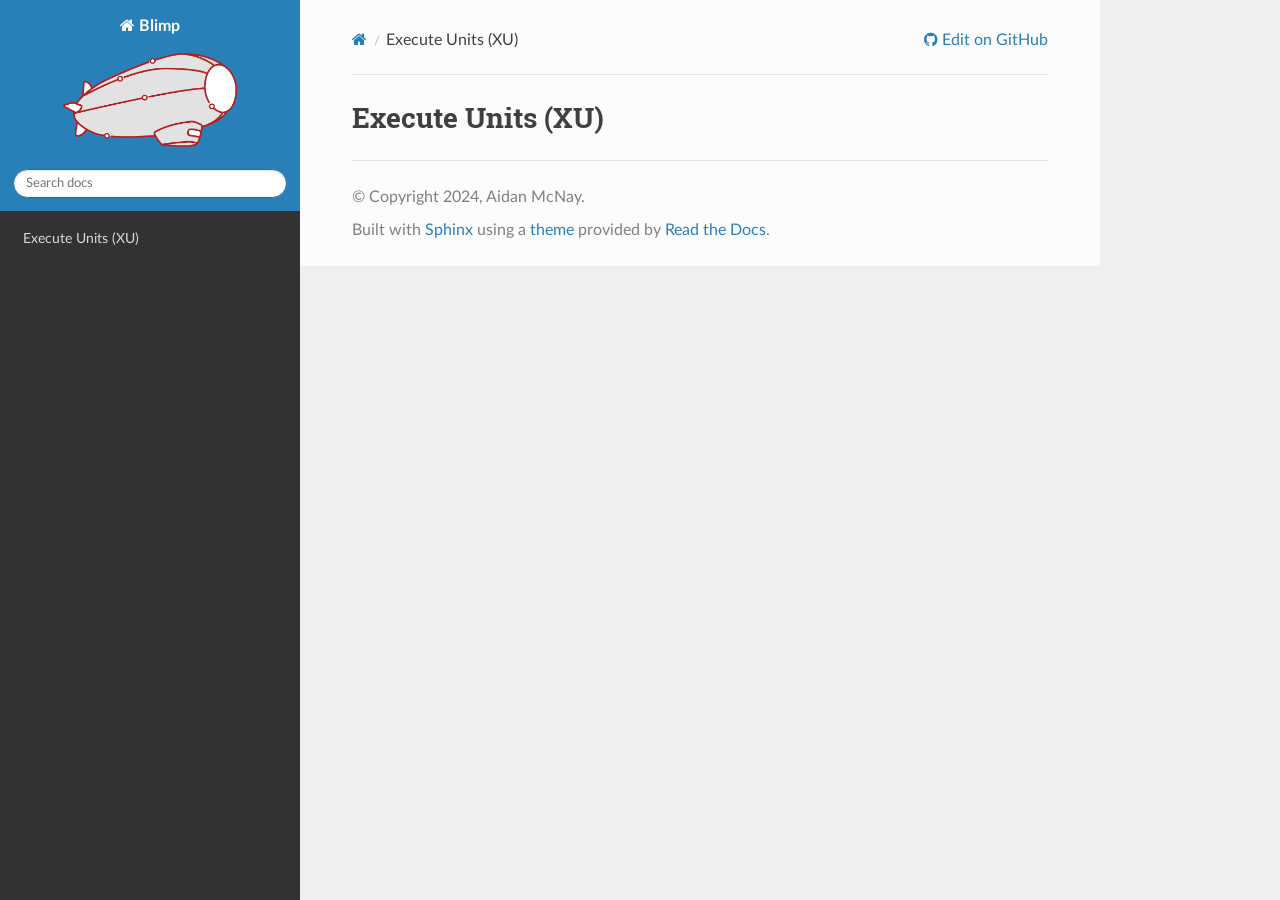
<file: units/execute_units/index.html>
<!DOCTYPE html>
<html class="writer-html5" lang="en" data-content_root="../../">
<head>
  <meta charset="utf-8" /><meta name="viewport" content="width=device-width, initial-scale=1" />

  <meta name="viewport" content="width=device-width, initial-scale=1.0" />
  <title>Execute Units (XU) &mdash; Blimp  documentation</title>
      <link rel="stylesheet" type="text/css" href="../../_static/pygments.css?v=80d5e7a1" />
      <link rel="stylesheet" type="text/css" href="../../_static/css/theme.css?v=e59714d7" />
      <link rel="stylesheet" type="text/css" href="../../_static/css/logo.css?v=0320fe47" />
      <link rel="stylesheet" type="text/css" href="../../_static/css/wavedrom.css?v=4f1d019f" />
      <link rel="stylesheet" type="text/css" href="../../_static/css/table.css?v=c4561ef3" />
      <link rel="stylesheet" type="text/css" href="../../_static/css/image.css?v=c42c1b78" />

  
    <link rel="shortcut icon" href="../../_static/blimp_favicon.png"/>
      <script src="../../_static/jquery.js?v=5d32c60e"></script>
      <script src="../../_static/_sphinx_javascript_frameworks_compat.js?v=2cd50e6c"></script>
      <script src="../../_static/documentation_options.js?v=187304be"></script>
      <script src="../../_static/doctools.js?v=9bcbadda"></script>
      <script src="../../_static/sphinx_highlight.js?v=dc90522c"></script>
      <script src="https://wavedrom.com/skins/default.js"></script>
      <script src="https://wavedrom.com/wavedrom.min.js"></script>
    <script src="../../_static/js/theme.js"></script>
    <link rel="index" title="Index" href="../../genindex/" />
    <link rel="search" title="Search" href="../../search/" /> 
</head>

<body class="wy-body-for-nav"> 
  <div class="wy-grid-for-nav">
    <nav data-toggle="wy-nav-shift" class="wy-nav-side">
      <div class="wy-side-scroll">
        <div class="wy-side-nav-search" >

          
          
          <a href="../../" class="icon icon-home">
            Blimp
              <img src="../../_static/blimp_no_border.png" class="logo" alt="Logo"/>
          </a>
<div role="search">
  <form id="rtd-search-form" class="wy-form" action="../../search/" method="get">
    <input type="text" name="q" placeholder="Search docs" aria-label="Search docs" />
    <input type="hidden" name="check_keywords" value="yes" />
    <input type="hidden" name="area" value="default" />
  </form>
</div>
        </div><div class="wy-menu wy-menu-vertical" data-spy="affix" role="navigation" aria-label="Navigation menu">
              <!-- Local TOC -->
              <div class="local-toc"><ul>
<li><a class="reference internal" href="#">Execute Units (XU)</a></li>
</ul>
</div>
        </div>
      </div>
    </nav>

    <section data-toggle="wy-nav-shift" class="wy-nav-content-wrap"><nav class="wy-nav-top" aria-label="Mobile navigation menu" >
          <i data-toggle="wy-nav-top" class="fa fa-bars"></i>
          <a href="../../">Blimp</a>
      </nav>

      <div class="wy-nav-content">
        <div class="rst-content">
          <div role="navigation" aria-label="Page navigation">
  <ul class="wy-breadcrumbs">
      <li><a href="../../" class="icon icon-home" aria-label="Home"></a></li>
      <li class="breadcrumb-item active">Execute Units (XU)</li>
      <li class="wy-breadcrumbs-aside">
              <a href="https://github.com/cornell-brg/blimp/blob/main/docs/units/execute_units.rst" class="fa fa-github"> Edit on GitHub</a>
      </li>
  </ul>
  <hr/>
</div>
          <div role="main" class="document" itemscope="itemscope" itemtype="http://schema.org/Article">
           <div itemprop="articleBody">
             
  <section id="execute-units-xu">
<h1>Execute Units (XU)<a class="headerlink" href="#execute-units-xu" title="Link to this heading"></a></h1>
</section>

    <script type="text/javascript">
        function init() {
            WaveDrom.ProcessAll();
        }
        window.onload = init;
    </script>

           </div>
          </div>
          <footer>

  <hr/>

  <div role="contentinfo">
    <p>&#169; Copyright 2024, Aidan McNay.</p>
  </div>

  Built with <a href="https://www.sphinx-doc.org/">Sphinx</a> using a
    <a href="https://github.com/readthedocs/sphinx_rtd_theme">theme</a>
    provided by <a href="https://readthedocs.org">Read the Docs</a>.
   

</footer>
        </div>
      </div>
    </section>
  </div>
  <script>
      jQuery(function () {
          SphinxRtdTheme.Navigation.enable(true);
      });
  </script> 

</body>
</html>
</file>
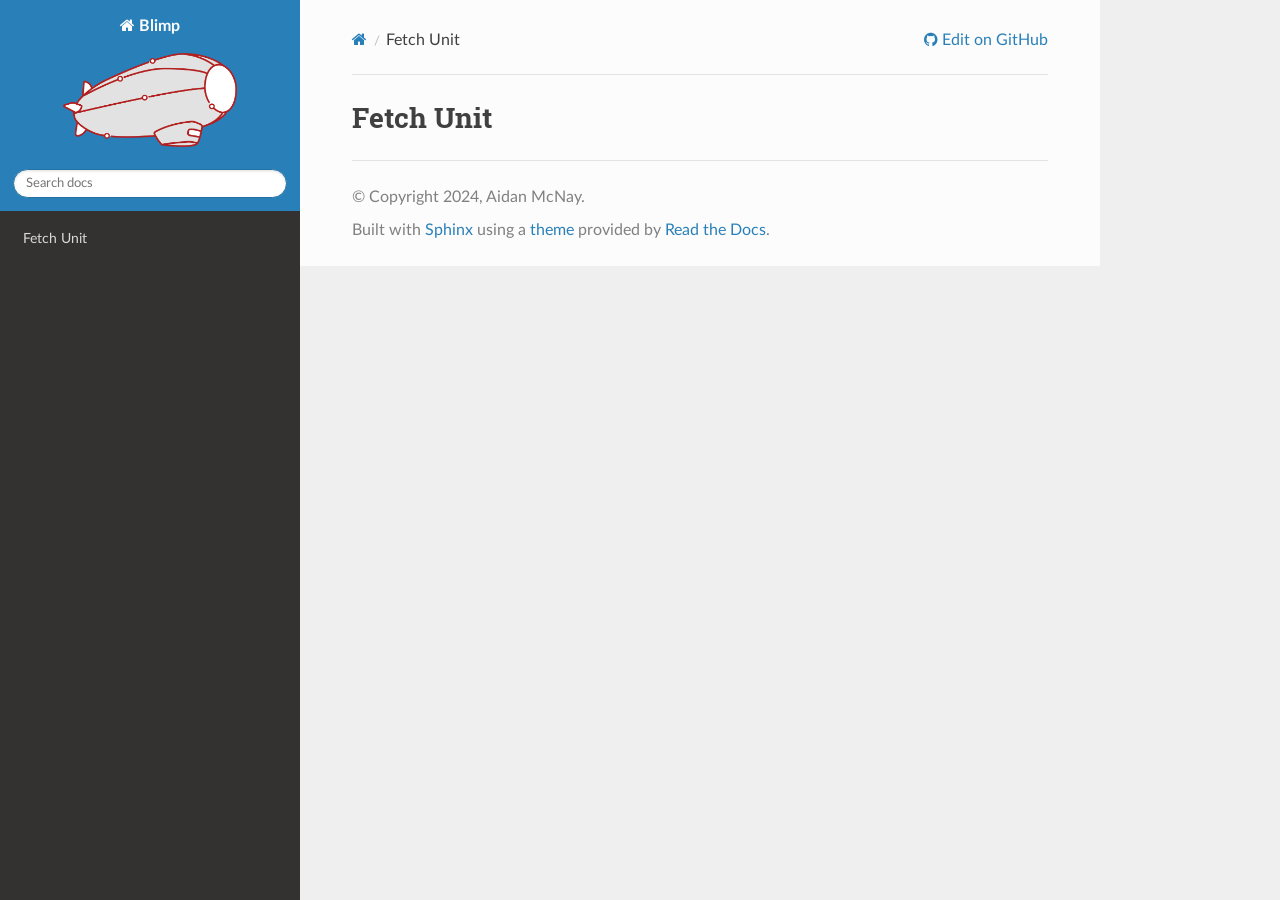
<file: units/fetch_unit/index.html>
<!DOCTYPE html>
<html class="writer-html5" lang="en" data-content_root="../../">
<head>
  <meta charset="utf-8" /><meta name="viewport" content="width=device-width, initial-scale=1" />

  <meta name="viewport" content="width=device-width, initial-scale=1.0" />
  <title>Fetch Unit &mdash; Blimp  documentation</title>
      <link rel="stylesheet" type="text/css" href="../../_static/pygments.css?v=80d5e7a1" />
      <link rel="stylesheet" type="text/css" href="../../_static/css/theme.css?v=e59714d7" />
      <link rel="stylesheet" type="text/css" href="../../_static/css/logo.css?v=0320fe47" />
      <link rel="stylesheet" type="text/css" href="../../_static/css/wavedrom.css?v=4f1d019f" />
      <link rel="stylesheet" type="text/css" href="../../_static/css/table.css?v=c4561ef3" />
      <link rel="stylesheet" type="text/css" href="../../_static/css/image.css?v=c42c1b78" />

  
    <link rel="shortcut icon" href="../../_static/blimp_favicon.png"/>
      <script src="../../_static/jquery.js?v=5d32c60e"></script>
      <script src="../../_static/_sphinx_javascript_frameworks_compat.js?v=2cd50e6c"></script>
      <script src="../../_static/documentation_options.js?v=187304be"></script>
      <script src="../../_static/doctools.js?v=9bcbadda"></script>
      <script src="../../_static/sphinx_highlight.js?v=dc90522c"></script>
      <script src="https://wavedrom.com/skins/default.js"></script>
      <script src="https://wavedrom.com/wavedrom.min.js"></script>
    <script src="../../_static/js/theme.js"></script>
    <link rel="index" title="Index" href="../../genindex/" />
    <link rel="search" title="Search" href="../../search/" /> 
</head>

<body class="wy-body-for-nav"> 
  <div class="wy-grid-for-nav">
    <nav data-toggle="wy-nav-shift" class="wy-nav-side">
      <div class="wy-side-scroll">
        <div class="wy-side-nav-search" >

          
          
          <a href="../../" class="icon icon-home">
            Blimp
              <img src="../../_static/blimp_no_border.png" class="logo" alt="Logo"/>
          </a>
<div role="search">
  <form id="rtd-search-form" class="wy-form" action="../../search/" method="get">
    <input type="text" name="q" placeholder="Search docs" aria-label="Search docs" />
    <input type="hidden" name="check_keywords" value="yes" />
    <input type="hidden" name="area" value="default" />
  </form>
</div>
        </div><div class="wy-menu wy-menu-vertical" data-spy="affix" role="navigation" aria-label="Navigation menu">
              <!-- Local TOC -->
              <div class="local-toc"><ul>
<li><a class="reference internal" href="#">Fetch Unit</a></li>
</ul>
</div>
        </div>
      </div>
    </nav>

    <section data-toggle="wy-nav-shift" class="wy-nav-content-wrap"><nav class="wy-nav-top" aria-label="Mobile navigation menu" >
          <i data-toggle="wy-nav-top" class="fa fa-bars"></i>
          <a href="../../">Blimp</a>
      </nav>

      <div class="wy-nav-content">
        <div class="rst-content">
          <div role="navigation" aria-label="Page navigation">
  <ul class="wy-breadcrumbs">
      <li><a href="../../" class="icon icon-home" aria-label="Home"></a></li>
      <li class="breadcrumb-item active">Fetch Unit</li>
      <li class="wy-breadcrumbs-aside">
              <a href="https://github.com/cornell-brg/blimp/blob/main/docs/units/fetch_unit.rst" class="fa fa-github"> Edit on GitHub</a>
      </li>
  </ul>
  <hr/>
</div>
          <div role="main" class="document" itemscope="itemscope" itemtype="http://schema.org/Article">
           <div itemprop="articleBody">
             
  <section id="fetch-unit">
<h1>Fetch Unit<a class="headerlink" href="#fetch-unit" title="Link to this heading"></a></h1>
</section>

    <script type="text/javascript">
        function init() {
            WaveDrom.ProcessAll();
        }
        window.onload = init;
    </script>

           </div>
          </div>
          <footer>

  <hr/>

  <div role="contentinfo">
    <p>&#169; Copyright 2024, Aidan McNay.</p>
  </div>

  Built with <a href="https://www.sphinx-doc.org/">Sphinx</a> using a
    <a href="https://github.com/readthedocs/sphinx_rtd_theme">theme</a>
    provided by <a href="https://readthedocs.org">Read the Docs</a>.
   

</footer>
        </div>
      </div>
    </section>
  </div>
  <script>
      jQuery(function () {
          SphinxRtdTheme.Navigation.enable(true);
      });
  </script> 

</body>
</html>
</file>
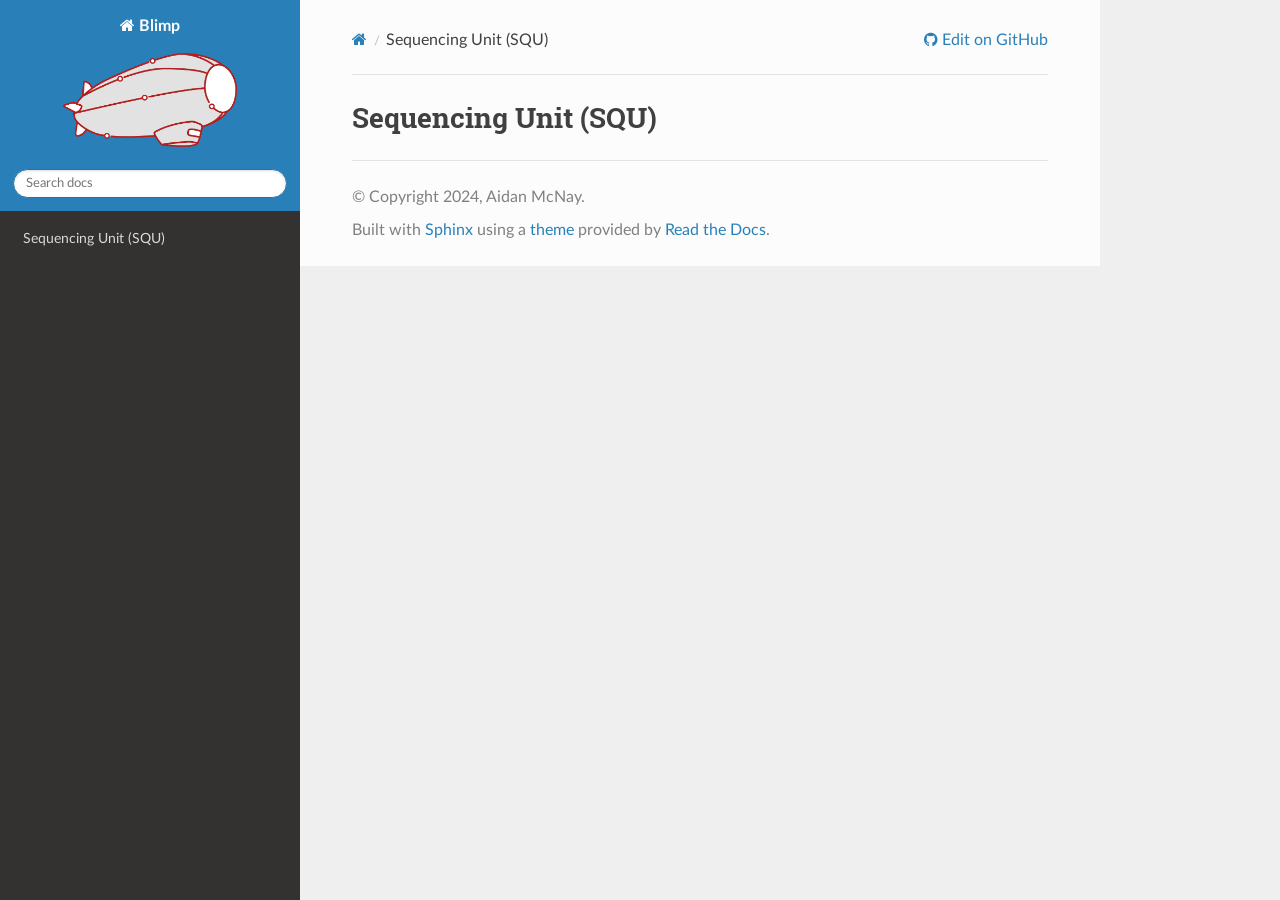
<file: units/sequencing_unit/index.html>
<!DOCTYPE html>
<html class="writer-html5" lang="en" data-content_root="../../">
<head>
  <meta charset="utf-8" /><meta name="viewport" content="width=device-width, initial-scale=1" />

  <meta name="viewport" content="width=device-width, initial-scale=1.0" />
  <title>Sequencing Unit (SQU) &mdash; Blimp  documentation</title>
      <link rel="stylesheet" type="text/css" href="../../_static/pygments.css?v=80d5e7a1" />
      <link rel="stylesheet" type="text/css" href="../../_static/css/theme.css?v=e59714d7" />
      <link rel="stylesheet" type="text/css" href="../../_static/css/logo.css?v=0320fe47" />
      <link rel="stylesheet" type="text/css" href="../../_static/css/wavedrom.css?v=4f1d019f" />
      <link rel="stylesheet" type="text/css" href="../../_static/css/table.css?v=c4561ef3" />
      <link rel="stylesheet" type="text/css" href="../../_static/css/image.css?v=c42c1b78" />

  
    <link rel="shortcut icon" href="../../_static/blimp_favicon.png"/>
      <script src="../../_static/jquery.js?v=5d32c60e"></script>
      <script src="../../_static/_sphinx_javascript_frameworks_compat.js?v=2cd50e6c"></script>
      <script src="../../_static/documentation_options.js?v=187304be"></script>
      <script src="../../_static/doctools.js?v=9bcbadda"></script>
      <script src="../../_static/sphinx_highlight.js?v=dc90522c"></script>
      <script src="https://wavedrom.com/skins/default.js"></script>
      <script src="https://wavedrom.com/wavedrom.min.js"></script>
    <script src="../../_static/js/theme.js"></script>
    <link rel="index" title="Index" href="../../genindex/" />
    <link rel="search" title="Search" href="../../search/" /> 
</head>

<body class="wy-body-for-nav"> 
  <div class="wy-grid-for-nav">
    <nav data-toggle="wy-nav-shift" class="wy-nav-side">
      <div class="wy-side-scroll">
        <div class="wy-side-nav-search" >

          
          
          <a href="../../" class="icon icon-home">
            Blimp
              <img src="../../_static/blimp_no_border.png" class="logo" alt="Logo"/>
          </a>
<div role="search">
  <form id="rtd-search-form" class="wy-form" action="../../search/" method="get">
    <input type="text" name="q" placeholder="Search docs" aria-label="Search docs" />
    <input type="hidden" name="check_keywords" value="yes" />
    <input type="hidden" name="area" value="default" />
  </form>
</div>
        </div><div class="wy-menu wy-menu-vertical" data-spy="affix" role="navigation" aria-label="Navigation menu">
              <!-- Local TOC -->
              <div class="local-toc"><ul>
<li><a class="reference internal" href="#">Sequencing Unit (SQU)</a></li>
</ul>
</div>
        </div>
      </div>
    </nav>

    <section data-toggle="wy-nav-shift" class="wy-nav-content-wrap"><nav class="wy-nav-top" aria-label="Mobile navigation menu" >
          <i data-toggle="wy-nav-top" class="fa fa-bars"></i>
          <a href="../../">Blimp</a>
      </nav>

      <div class="wy-nav-content">
        <div class="rst-content">
          <div role="navigation" aria-label="Page navigation">
  <ul class="wy-breadcrumbs">
      <li><a href="../../" class="icon icon-home" aria-label="Home"></a></li>
      <li class="breadcrumb-item active">Sequencing Unit (SQU)</li>
      <li class="wy-breadcrumbs-aside">
              <a href="https://github.com/cornell-brg/blimp/blob/main/docs/units/sequencing_unit.rst" class="fa fa-github"> Edit on GitHub</a>
      </li>
  </ul>
  <hr/>
</div>
          <div role="main" class="document" itemscope="itemscope" itemtype="http://schema.org/Article">
           <div itemprop="articleBody">
             
  <section id="sequencing-unit-squ">
<h1>Sequencing Unit (SQU)<a class="headerlink" href="#sequencing-unit-squ" title="Link to this heading"></a></h1>
</section>

    <script type="text/javascript">
        function init() {
            WaveDrom.ProcessAll();
        }
        window.onload = init;
    </script>

           </div>
          </div>
          <footer>

  <hr/>

  <div role="contentinfo">
    <p>&#169; Copyright 2024, Aidan McNay.</p>
  </div>

  Built with <a href="https://www.sphinx-doc.org/">Sphinx</a> using a
    <a href="https://github.com/readthedocs/sphinx_rtd_theme">theme</a>
    provided by <a href="https://readthedocs.org">Read the Docs</a>.
   

</footer>
        </div>
      </div>
    </section>
  </div>
  <script>
      jQuery(function () {
          SphinxRtdTheme.Navigation.enable(true);
      });
  </script> 

</body>
</html>
</file>
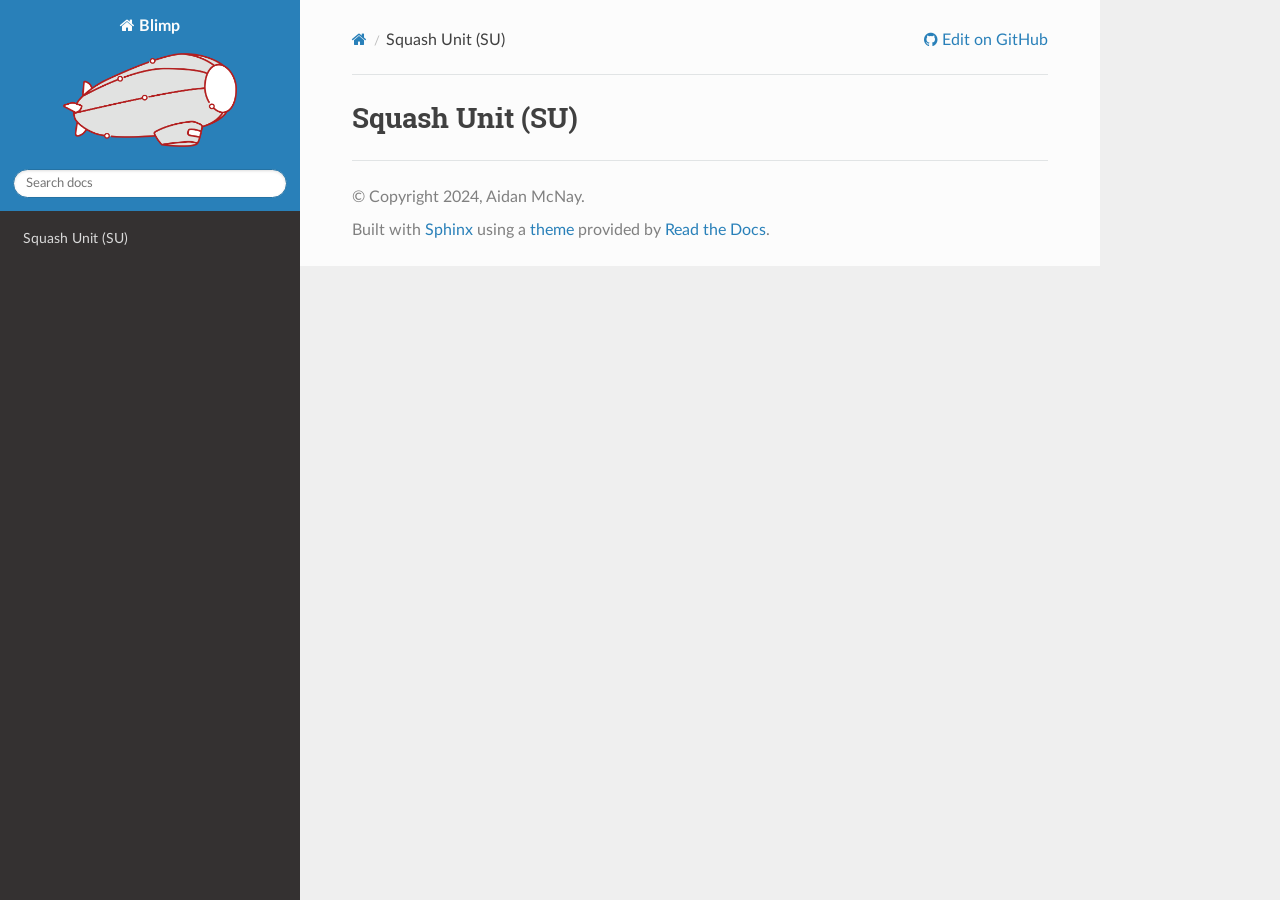
<file: units/squash_unit/index.html>
<!DOCTYPE html>
<html class="writer-html5" lang="en" data-content_root="../../">
<head>
  <meta charset="utf-8" /><meta name="viewport" content="width=device-width, initial-scale=1" />

  <meta name="viewport" content="width=device-width, initial-scale=1.0" />
  <title>Squash Unit (SU) &mdash; Blimp  documentation</title>
      <link rel="stylesheet" type="text/css" href="../../_static/pygments.css?v=80d5e7a1" />
      <link rel="stylesheet" type="text/css" href="../../_static/css/theme.css?v=e59714d7" />
      <link rel="stylesheet" type="text/css" href="../../_static/css/logo.css?v=0320fe47" />
      <link rel="stylesheet" type="text/css" href="../../_static/css/wavedrom.css?v=4f1d019f" />
      <link rel="stylesheet" type="text/css" href="../../_static/css/table.css?v=c4561ef3" />
      <link rel="stylesheet" type="text/css" href="../../_static/css/image.css?v=c42c1b78" />

  
    <link rel="shortcut icon" href="../../_static/blimp_favicon.png"/>
      <script src="../../_static/jquery.js?v=5d32c60e"></script>
      <script src="../../_static/_sphinx_javascript_frameworks_compat.js?v=2cd50e6c"></script>
      <script src="../../_static/documentation_options.js?v=187304be"></script>
      <script src="../../_static/doctools.js?v=9bcbadda"></script>
      <script src="../../_static/sphinx_highlight.js?v=dc90522c"></script>
      <script src="https://wavedrom.com/skins/default.js"></script>
      <script src="https://wavedrom.com/wavedrom.min.js"></script>
    <script src="../../_static/js/theme.js"></script>
    <link rel="index" title="Index" href="../../genindex/" />
    <link rel="search" title="Search" href="../../search/" /> 
</head>

<body class="wy-body-for-nav"> 
  <div class="wy-grid-for-nav">
    <nav data-toggle="wy-nav-shift" class="wy-nav-side">
      <div class="wy-side-scroll">
        <div class="wy-side-nav-search" >

          
          
          <a href="../../" class="icon icon-home">
            Blimp
              <img src="../../_static/blimp_no_border.png" class="logo" alt="Logo"/>
          </a>
<div role="search">
  <form id="rtd-search-form" class="wy-form" action="../../search/" method="get">
    <input type="text" name="q" placeholder="Search docs" aria-label="Search docs" />
    <input type="hidden" name="check_keywords" value="yes" />
    <input type="hidden" name="area" value="default" />
  </form>
</div>
        </div><div class="wy-menu wy-menu-vertical" data-spy="affix" role="navigation" aria-label="Navigation menu">
              <!-- Local TOC -->
              <div class="local-toc"><ul>
<li><a class="reference internal" href="#">Squash Unit (SU)</a></li>
</ul>
</div>
        </div>
      </div>
    </nav>

    <section data-toggle="wy-nav-shift" class="wy-nav-content-wrap"><nav class="wy-nav-top" aria-label="Mobile navigation menu" >
          <i data-toggle="wy-nav-top" class="fa fa-bars"></i>
          <a href="../../">Blimp</a>
      </nav>

      <div class="wy-nav-content">
        <div class="rst-content">
          <div role="navigation" aria-label="Page navigation">
  <ul class="wy-breadcrumbs">
      <li><a href="../../" class="icon icon-home" aria-label="Home"></a></li>
      <li class="breadcrumb-item active">Squash Unit (SU)</li>
      <li class="wy-breadcrumbs-aside">
              <a href="https://github.com/cornell-brg/blimp/blob/main/docs/units/squash_unit.rst" class="fa fa-github"> Edit on GitHub</a>
      </li>
  </ul>
  <hr/>
</div>
          <div role="main" class="document" itemscope="itemscope" itemtype="http://schema.org/Article">
           <div itemprop="articleBody">
             
  <section id="squash-unit-su">
<h1>Squash Unit (SU)<a class="headerlink" href="#squash-unit-su" title="Link to this heading"></a></h1>
</section>

    <script type="text/javascript">
        function init() {
            WaveDrom.ProcessAll();
        }
        window.onload = init;
    </script>

           </div>
          </div>
          <footer>

  <hr/>

  <div role="contentinfo">
    <p>&#169; Copyright 2024, Aidan McNay.</p>
  </div>

  Built with <a href="https://www.sphinx-doc.org/">Sphinx</a> using a
    <a href="https://github.com/readthedocs/sphinx_rtd_theme">theme</a>
    provided by <a href="https://readthedocs.org">Read the Docs</a>.
   

</footer>
        </div>
      </div>
    </section>
  </div>
  <script>
      jQuery(function () {
          SphinxRtdTheme.Navigation.enable(true);
      });
  </script> 

</body>
</html>
</file>
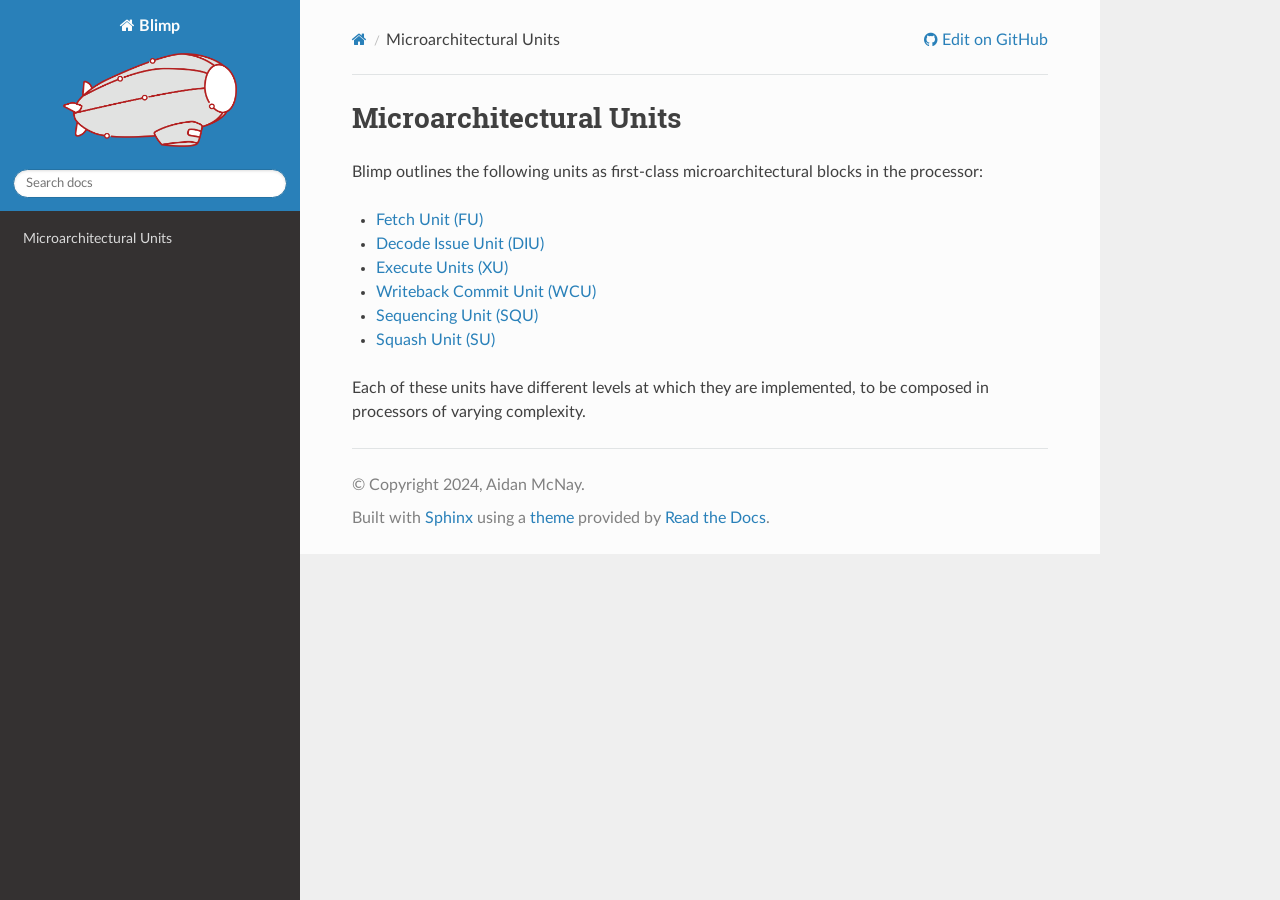
<file: units/units/index.html>
<!DOCTYPE html>
<html class="writer-html5" lang="en" data-content_root="../../">
<head>
  <meta charset="utf-8" /><meta name="viewport" content="width=device-width, initial-scale=1" />

  <meta name="viewport" content="width=device-width, initial-scale=1.0" />
  <title>Microarchitectural Units &mdash; Blimp  documentation</title>
      <link rel="stylesheet" type="text/css" href="../../_static/pygments.css?v=80d5e7a1" />
      <link rel="stylesheet" type="text/css" href="../../_static/css/theme.css?v=e59714d7" />
      <link rel="stylesheet" type="text/css" href="../../_static/css/logo.css?v=0320fe47" />
      <link rel="stylesheet" type="text/css" href="../../_static/css/wavedrom.css?v=4f1d019f" />
      <link rel="stylesheet" type="text/css" href="../../_static/css/table.css?v=c4561ef3" />
      <link rel="stylesheet" type="text/css" href="../../_static/css/image.css?v=c42c1b78" />

  
    <link rel="shortcut icon" href="../../_static/blimp_favicon.png"/>
      <script src="../../_static/jquery.js?v=5d32c60e"></script>
      <script src="../../_static/_sphinx_javascript_frameworks_compat.js?v=2cd50e6c"></script>
      <script src="../../_static/documentation_options.js?v=187304be"></script>
      <script src="../../_static/doctools.js?v=9bcbadda"></script>
      <script src="../../_static/sphinx_highlight.js?v=dc90522c"></script>
      <script src="https://wavedrom.com/skins/default.js"></script>
      <script src="https://wavedrom.com/wavedrom.min.js"></script>
    <script src="../../_static/js/theme.js"></script>
    <link rel="index" title="Index" href="../../genindex/" />
    <link rel="search" title="Search" href="../../search/" /> 
</head>

<body class="wy-body-for-nav"> 
  <div class="wy-grid-for-nav">
    <nav data-toggle="wy-nav-shift" class="wy-nav-side">
      <div class="wy-side-scroll">
        <div class="wy-side-nav-search" >

          
          
          <a href="../../" class="icon icon-home">
            Blimp
              <img src="../../_static/blimp_no_border.png" class="logo" alt="Logo"/>
          </a>
<div role="search">
  <form id="rtd-search-form" class="wy-form" action="../../search/" method="get">
    <input type="text" name="q" placeholder="Search docs" aria-label="Search docs" />
    <input type="hidden" name="check_keywords" value="yes" />
    <input type="hidden" name="area" value="default" />
  </form>
</div>
        </div><div class="wy-menu wy-menu-vertical" data-spy="affix" role="navigation" aria-label="Navigation menu">
              <!-- Local TOC -->
              <div class="local-toc"><ul>
<li><a class="reference internal" href="#">Microarchitectural Units</a></li>
</ul>
</div>
        </div>
      </div>
    </nav>

    <section data-toggle="wy-nav-shift" class="wy-nav-content-wrap"><nav class="wy-nav-top" aria-label="Mobile navigation menu" >
          <i data-toggle="wy-nav-top" class="fa fa-bars"></i>
          <a href="../../">Blimp</a>
      </nav>

      <div class="wy-nav-content">
        <div class="rst-content">
          <div role="navigation" aria-label="Page navigation">
  <ul class="wy-breadcrumbs">
      <li><a href="../../" class="icon icon-home" aria-label="Home"></a></li>
      <li class="breadcrumb-item active">Microarchitectural Units</li>
      <li class="wy-breadcrumbs-aside">
              <a href="https://github.com/cornell-brg/blimp/blob/main/docs/units/units.rst" class="fa fa-github"> Edit on GitHub</a>
      </li>
  </ul>
  <hr/>
</div>
          <div role="main" class="document" itemscope="itemscope" itemtype="http://schema.org/Article">
           <div itemprop="articleBody">
             
  <section id="microarchitectural-units">
<h1>Microarchitectural Units<a class="headerlink" href="#microarchitectural-units" title="Link to this heading"></a></h1>
<p>Blimp outlines the following units as first-class microarchitectural
blocks in the processor:</p>
<div class="toctree-wrapper compound">
<ul>
<li class="toctree-l1"><a class="reference internal" href="../fetch_unit/">Fetch Unit (FU)</a></li>
<li class="toctree-l1"><a class="reference internal" href="../decode_issue_unit/">Decode Issue Unit (DIU)</a></li>
<li class="toctree-l1"><a class="reference internal" href="../execute_units/">Execute Units (XU)</a></li>
<li class="toctree-l1"><a class="reference internal" href="../writeback_commit_unit/">Writeback Commit Unit (WCU)</a></li>
<li class="toctree-l1"><a class="reference internal" href="../sequencing_unit/">Sequencing Unit (SQU)</a></li>
<li class="toctree-l1"><a class="reference internal" href="../squash_unit/">Squash Unit (SU)</a></li>
</ul>
</div>
<p>Each of these units have different levels at which they are implemented,
to be composed in processors of varying complexity.</p>
</section>

    <script type="text/javascript">
        function init() {
            WaveDrom.ProcessAll();
        }
        window.onload = init;
    </script>

           </div>
          </div>
          <footer>

  <hr/>

  <div role="contentinfo">
    <p>&#169; Copyright 2024, Aidan McNay.</p>
  </div>

  Built with <a href="https://www.sphinx-doc.org/">Sphinx</a> using a
    <a href="https://github.com/readthedocs/sphinx_rtd_theme">theme</a>
    provided by <a href="https://readthedocs.org">Read the Docs</a>.
   

</footer>
        </div>
      </div>
    </section>
  </div>
  <script>
      jQuery(function () {
          SphinxRtdTheme.Navigation.enable(true);
      });
  </script> 

</body>
</html>
</file>
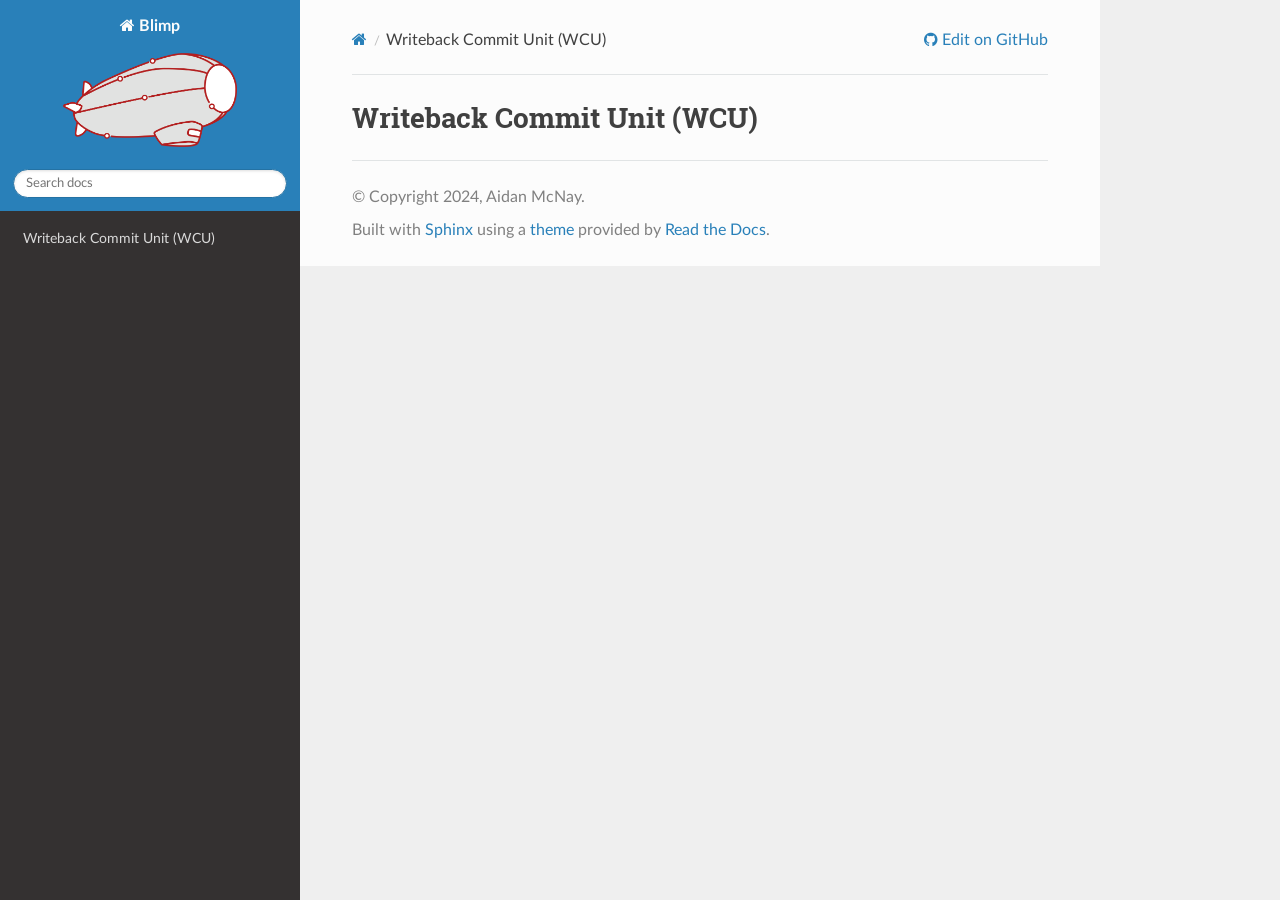
<file: units/writeback_commit_unit/index.html>
<!DOCTYPE html>
<html class="writer-html5" lang="en" data-content_root="../../">
<head>
  <meta charset="utf-8" /><meta name="viewport" content="width=device-width, initial-scale=1" />

  <meta name="viewport" content="width=device-width, initial-scale=1.0" />
  <title>Writeback Commit Unit (WCU) &mdash; Blimp  documentation</title>
      <link rel="stylesheet" type="text/css" href="../../_static/pygments.css?v=80d5e7a1" />
      <link rel="stylesheet" type="text/css" href="../../_static/css/theme.css?v=e59714d7" />
      <link rel="stylesheet" type="text/css" href="../../_static/css/logo.css?v=0320fe47" />
      <link rel="stylesheet" type="text/css" href="../../_static/css/wavedrom.css?v=4f1d019f" />
      <link rel="stylesheet" type="text/css" href="../../_static/css/table.css?v=c4561ef3" />
      <link rel="stylesheet" type="text/css" href="../../_static/css/image.css?v=c42c1b78" />

  
    <link rel="shortcut icon" href="../../_static/blimp_favicon.png"/>
      <script src="../../_static/jquery.js?v=5d32c60e"></script>
      <script src="../../_static/_sphinx_javascript_frameworks_compat.js?v=2cd50e6c"></script>
      <script src="../../_static/documentation_options.js?v=187304be"></script>
      <script src="../../_static/doctools.js?v=9bcbadda"></script>
      <script src="../../_static/sphinx_highlight.js?v=dc90522c"></script>
      <script src="https://wavedrom.com/skins/default.js"></script>
      <script src="https://wavedrom.com/wavedrom.min.js"></script>
    <script src="../../_static/js/theme.js"></script>
    <link rel="index" title="Index" href="../../genindex/" />
    <link rel="search" title="Search" href="../../search/" /> 
</head>

<body class="wy-body-for-nav"> 
  <div class="wy-grid-for-nav">
    <nav data-toggle="wy-nav-shift" class="wy-nav-side">
      <div class="wy-side-scroll">
        <div class="wy-side-nav-search" >

          
          
          <a href="../../" class="icon icon-home">
            Blimp
              <img src="../../_static/blimp_no_border.png" class="logo" alt="Logo"/>
          </a>
<div role="search">
  <form id="rtd-search-form" class="wy-form" action="../../search/" method="get">
    <input type="text" name="q" placeholder="Search docs" aria-label="Search docs" />
    <input type="hidden" name="check_keywords" value="yes" />
    <input type="hidden" name="area" value="default" />
  </form>
</div>
        </div><div class="wy-menu wy-menu-vertical" data-spy="affix" role="navigation" aria-label="Navigation menu">
              <!-- Local TOC -->
              <div class="local-toc"><ul>
<li><a class="reference internal" href="#">Writeback Commit Unit (WCU)</a></li>
</ul>
</div>
        </div>
      </div>
    </nav>

    <section data-toggle="wy-nav-shift" class="wy-nav-content-wrap"><nav class="wy-nav-top" aria-label="Mobile navigation menu" >
          <i data-toggle="wy-nav-top" class="fa fa-bars"></i>
          <a href="../../">Blimp</a>
      </nav>

      <div class="wy-nav-content">
        <div class="rst-content">
          <div role="navigation" aria-label="Page navigation">
  <ul class="wy-breadcrumbs">
      <li><a href="../../" class="icon icon-home" aria-label="Home"></a></li>
      <li class="breadcrumb-item active">Writeback Commit Unit (WCU)</li>
      <li class="wy-breadcrumbs-aside">
              <a href="https://github.com/cornell-brg/blimp/blob/main/docs/units/writeback_commit_unit.rst" class="fa fa-github"> Edit on GitHub</a>
      </li>
  </ul>
  <hr/>
</div>
          <div role="main" class="document" itemscope="itemscope" itemtype="http://schema.org/Article">
           <div itemprop="articleBody">
             
  <section id="writeback-commit-unit-wcu">
<h1>Writeback Commit Unit (WCU)<a class="headerlink" href="#writeback-commit-unit-wcu" title="Link to this heading"></a></h1>
</section>

    <script type="text/javascript">
        function init() {
            WaveDrom.ProcessAll();
        }
        window.onload = init;
    </script>

           </div>
          </div>
          <footer>

  <hr/>

  <div role="contentinfo">
    <p>&#169; Copyright 2024, Aidan McNay.</p>
  </div>

  Built with <a href="https://www.sphinx-doc.org/">Sphinx</a> using a
    <a href="https://github.com/readthedocs/sphinx_rtd_theme">theme</a>
    provided by <a href="https://readthedocs.org">Read the Docs</a>.
   

</footer>
        </div>
      </div>
    </section>
  </div>
  <script>
      jQuery(function () {
          SphinxRtdTheme.Navigation.enable(true);
      });
  </script> 

</body>
</html>
</file>
<file: _static/pygments.css>
pre { line-height: 125%; }
td.linenos .normal { color: inherit; background-color: transparent; padding-left: 5px; padding-right: 5px; }
span.linenos { color: inherit; background-color: transparent; padding-left: 5px; padding-right: 5px; }
td.linenos .special { color: #000000; background-color: #ffffc0; padding-left: 5px; padding-right: 5px; }
span.linenos.special { color: #000000; background-color: #ffffc0; padding-left: 5px; padding-right: 5px; }
.highlight .hll { background-color: #ffffcc }
.highlight { background: #f8f8f8; }
.highlight .c { color: #3D7B7B; font-style: italic } /* Comment */
.highlight .err { border: 1px solid #FF0000 } /* Error */
.highlight .k { color: #008000; font-weight: bold } /* Keyword */
.highlight .o { color: #666666 } /* Operator */
.highlight .ch { color: #3D7B7B; font-style: italic } /* Comment.Hashbang */
.highlight .cm { color: #3D7B7B; font-style: italic } /* Comment.Multiline */
.highlight .cp { color: #9C6500 } /* Comment.Preproc */
.highlight .cpf { color: #3D7B7B; font-style: italic } /* Comment.PreprocFile */
.highlight .c1 { color: #3D7B7B; font-style: italic } /* Comment.Single */
.highlight .cs { color: #3D7B7B; font-style: italic } /* Comment.Special */
.highlight .gd { color: #A00000 } /* Generic.Deleted */
.highlight .ge { font-style: italic } /* Generic.Emph */
.highlight .ges { font-weight: bold; font-style: italic } /* Generic.EmphStrong */
.highlight .gr { color: #E40000 } /* Generic.Error */
.highlight .gh { color: #000080; font-weight: bold } /* Generic.Heading */
.highlight .gi { color: #008400 } /* Generic.Inserted */
.highlight .go { color: #717171 } /* Generic.Output */
.highlight .gp { color: #000080; font-weight: bold } /* Generic.Prompt */
.highlight .gs { font-weight: bold } /* Generic.Strong */
.highlight .gu { color: #800080; font-weight: bold } /* Generic.Subheading */
.highlight .gt { color: #0044DD } /* Generic.Traceback */
.highlight .kc { color: #008000; font-weight: bold } /* Keyword.Constant */
.highlight .kd { color: #008000; font-weight: bold } /* Keyword.Declaration */
.highlight .kn { color: #008000; font-weight: bold } /* Keyword.Namespace */
.highlight .kp { color: #008000 } /* Keyword.Pseudo */
.highlight .kr { color: #008000; font-weight: bold } /* Keyword.Reserved */
.highlight .kt { color: #B00040 } /* Keyword.Type */
.highlight .m { color: #666666 } /* Literal.Number */
.highlight .s { color: #BA2121 } /* Literal.String */
.highlight .na { color: #687822 } /* Name.Attribute */
.highlight .nb { color: #008000 } /* Name.Builtin */
.highlight .nc { color: #0000FF; font-weight: bold } /* Name.Class */
.highlight .no { color: #880000 } /* Name.Constant */
.highlight .nd { color: #AA22FF } /* Name.Decorator */
.highlight .ni { color: #717171; font-weight: bold } /* Name.Entity */
.highlight .ne { color: #CB3F38; font-weight: bold } /* Name.Exception */
.highlight .nf { color: #0000FF } /* Name.Function */
.highlight .nl { color: #767600 } /* Name.Label */
.highlight .nn { color: #0000FF; font-weight: bold } /* Name.Namespace */
.highlight .nt { color: #008000; font-weight: bold } /* Name.Tag */
.highlight .nv { color: #19177C } /* Name.Variable */
.highlight .ow { color: #AA22FF; font-weight: bold } /* Operator.Word */
.highlight .w { color: #bbbbbb } /* Text.Whitespace */
.highlight .mb { color: #666666 } /* Literal.Number.Bin */
.highlight .mf { color: #666666 } /* Literal.Number.Float */
.highlight .mh { color: #666666 } /* Literal.Number.Hex */
.highlight .mi { color: #666666 } /* Literal.Number.Integer */
.highlight .mo { color: #666666 } /* Literal.Number.Oct */
.highlight .sa { color: #BA2121 } /* Literal.String.Affix */
.highlight .sb { color: #BA2121 } /* Literal.String.Backtick */
.highlight .sc { color: #BA2121 } /* Literal.String.Char */
.highlight .dl { color: #BA2121 } /* Literal.String.Delimiter */
.highlight .sd { color: #BA2121; font-style: italic } /* Literal.String.Doc */
.highlight .s2 { color: #BA2121 } /* Literal.String.Double */
.highlight .se { color: #AA5D1F; font-weight: bold } /* Literal.String.Escape */
.highlight .sh { color: #BA2121 } /* Literal.String.Heredoc */
.highlight .si { color: #A45A77; font-weight: bold } /* Literal.String.Interpol */
.highlight .sx { color: #008000 } /* Literal.String.Other */
.highlight .sr { color: #A45A77 } /* Literal.String.Regex */
.highlight .s1 { color: #BA2121 } /* Literal.String.Single */
.highlight .ss { color: #19177C } /* Literal.String.Symbol */
.highlight .bp { color: #008000 } /* Name.Builtin.Pseudo */
.highlight .fm { color: #0000FF } /* Name.Function.Magic */
.highlight .vc { color: #19177C } /* Name.Variable.Class */
.highlight .vg { color: #19177C } /* Name.Variable.Global */
.highlight .vi { color: #19177C } /* Name.Variable.Instance */
.highlight .vm { color: #19177C } /* Name.Variable.Magic */
.highlight .il { color: #666666 } /* Literal.Number.Integer.Long */
</file>
<file: _static/css/theme.css>
html{box-sizing:border-box}*,:after,:before{box-sizing:inherit}article,aside,details,figcaption,figure,footer,header,hgroup,nav,section{display:block}audio,canvas,video{display:inline-block;*display:inline;*zoom:1}[hidden],audio:not([controls]){display:none}*{-webkit-box-sizing:border-box;-moz-box-sizing:border-box;box-sizing:border-box}html{font-size:100%;-webkit-text-size-adjust:100%;-ms-text-size-adjust:100%}body{margin:0}a:active,a:hover{outline:0}abbr[title]{border-bottom:1px dotted}b,strong{font-weight:700}blockquote{margin:0}dfn{font-style:italic}ins{background:#ff9;text-decoration:none}ins,mark{color:#000}mark{background:#ff0;font-style:italic;font-weight:700}.rst-content code,.rst-content tt,code,kbd,pre,samp{font-family:monospace,serif;_font-family:courier new,monospace;font-size:1em}pre{white-space:pre}q{quotes:none}q:after,q:before{content:"";content:none}small{font-size:85%}sub,sup{font-size:75%;line-height:0;position:relative;vertical-align:baseline}sup{top:-.5em}sub{bottom:-.25em}dl,ol,ul{margin:0;padding:0;list-style:none;list-style-image:none}li{list-style:none}dd{margin:0}img{border:0;-ms-interpolation-mode:bicubic;vertical-align:middle;max-width:100%}svg:not(:root){overflow:hidden}figure,form{margin:0}label{cursor:pointer}button,input,select,textarea{font-size:100%;margin:0;vertical-align:baseline;*vertical-align:middle}button,input{line-height:normal}button,input[type=button],input[type=reset],input[type=submit]{cursor:pointer;-webkit-appearance:button;*overflow:visible}button[disabled],input[disabled]{cursor:default}input[type=search]{-webkit-appearance:textfield;-moz-box-sizing:content-box;-webkit-box-sizing:content-box;box-sizing:content-box}textarea{resize:vertical}table{border-collapse:collapse;border-spacing:0}td{vertical-align:top}.chromeframe{margin:.2em 0;background:#ccc;color:#000;padding:.2em 0}.ir{display:block;border:0;text-indent:-999em;overflow:hidden;background-color:transparent;background-repeat:no-repeat;text-align:left;direction:ltr;*line-height:0}.ir br{display:none}.hidden{display:none!important;visibility:hidden}.visuallyhidden{border:0;clip:rect(0 0 0 0);height:1px;margin:-1px;overflow:hidden;padding:0;position:absolute;width:1px}.visuallyhidden.focusable:active,.visuallyhidden.focusable:focus{clip:auto;height:auto;margin:0;overflow:visible;position:static;width:auto}.invisible{visibility:hidden}.relative{position:relative}big,small{font-size:100%}@media print{body,html,section{background:none!important}*{box-shadow:none!important;text-shadow:none!important;filter:none!important;-ms-filter:none!important}a,a:visited{text-decoration:underline}.ir a:after,a[href^="#"]:after,a[href^="javascript:"]:after{content:""}blockquote,pre{page-break-inside:avoid}thead{display:table-header-group}img,tr{page-break-inside:avoid}img{max-width:100%!important}@page{margin:.5cm}.rst-content .toctree-wrapper>p.caption,h2,h3,p{orphans:3;widows:3}.rst-content .toctree-wrapper>p.caption,h2,h3{page-break-after:avoid}}.btn,.fa:before,.icon:before,.rst-content .admonition,.rst-content .admonition-title:before,.rst-content .admonition-todo,.rst-content .attention,.rst-content .caution,.rst-content .code-block-caption .headerlink:before,.rst-content .danger,.rst-content .eqno .headerlink:before,.rst-content .error,.rst-content .hint,.rst-content .important,.rst-content .note,.rst-content .seealso,.rst-content .tip,.rst-content .warning,.rst-content code.download span:first-child:before,.rst-content dl dt .headerlink:before,.rst-content h1 .headerlink:before,.rst-content h2 .headerlink:before,.rst-content h3 .headerlink:before,.rst-content h4 .headerlink:before,.rst-content h5 .headerlink:before,.rst-content h6 .headerlink:before,.rst-content p.caption .headerlink:before,.rst-content p .headerlink:before,.rst-content table>caption .headerlink:before,.rst-content tt.download span:first-child:before,.wy-alert,.wy-dropdown .caret:before,.wy-inline-validate.wy-inline-validate-danger .wy-input-context:before,.wy-inline-validate.wy-inline-validate-info .wy-input-context:before,.wy-inline-validate.wy-inline-validate-success .wy-input-context:before,.wy-inline-validate.wy-inline-validate-warning .wy-input-context:before,.wy-menu-vertical li.current>a button.toctree-expand:before,.wy-menu-vertical li.on a button.toctree-expand:before,.wy-menu-vertical li button.toctree-expand:before,input[type=color],input[type=date],input[type=datetime-local],input[type=datetime],input[type=email],input[type=month],input[type=number],input[type=password],input[type=search],input[type=tel],input[type=text],input[type=time],input[type=url],input[type=week],select,textarea{-webkit-font-smoothing:antialiased}.clearfix{*zoom:1}.clearfix:after,.clearfix:before{display:table;content:""}.clearfix:after{clear:both}/*!
 *  Font Awesome 4.7.0 by @davegandy - http://fontawesome.io - @fontawesome
 *  License - http://fontawesome.io/license (Font: SIL OFL 1.1, CSS: MIT License)
 */@font-face{font-family:FontAwesome;src:url(fonts/fontawesome-webfont.eot?674f50d287a8c48dc19ba404d20fe713);src:url(fonts/fontawesome-webfont.eot?674f50d287a8c48dc19ba404d20fe713?#iefix&v=4.7.0) format("embedded-opentype"),url(fonts/fontawesome-webfont.woff2?af7ae505a9eed503f8b8e6982036873e) format("woff2"),url(fonts/fontawesome-webfont.woff?fee66e712a8a08eef5805a46892932ad) format("woff"),url(fonts/fontawesome-webfont.ttf?b06871f281fee6b241d60582ae9369b9) format("truetype"),url(fonts/fontawesome-webfont.svg?912ec66d7572ff821749319396470bde#fontawesomeregular) format("svg");font-weight:400;font-style:normal}.fa,.icon,.rst-content .admonition-title,.rst-content .code-block-caption .headerlink,.rst-content .eqno .headerlink,.rst-content code.download span:first-child,.rst-content dl dt .headerlink,.rst-content h1 .headerlink,.rst-content h2 .headerlink,.rst-content h3 .headerlink,.rst-content h4 .headerlink,.rst-content h5 .headerlink,.rst-content h6 .headerlink,.rst-content p.caption .headerlink,.rst-content p .headerlink,.rst-content table>caption .headerlink,.rst-content tt.download span:first-child,.wy-menu-vertical li.current>a button.toctree-expand,.wy-menu-vertical li.on a button.toctree-expand,.wy-menu-vertical li button.toctree-expand{display:inline-block;font:normal normal normal 14px/1 FontAwesome;font-size:inherit;text-rendering:auto;-webkit-font-smoothing:antialiased;-moz-osx-font-smoothing:grayscale}.fa-lg{font-size:1.33333em;line-height:.75em;vertical-align:-15%}.fa-2x{font-size:2em}.fa-3x{font-size:3em}.fa-4x{font-size:4em}.fa-5x{font-size:5em}.fa-fw{width:1.28571em;text-align:center}.fa-ul{padding-left:0;margin-left:2.14286em;list-style-type:none}.fa-ul>li{position:relative}.fa-li{position:absolute;left:-2.14286em;width:2.14286em;top:.14286em;text-align:center}.fa-li.fa-lg{left:-1.85714em}.fa-border{padding:.2em .25em .15em;border:.08em solid #eee;border-radius:.1em}.fa-pull-left{float:left}.fa-pull-right{float:right}.fa-pull-left.icon,.fa.fa-pull-left,.rst-content .code-block-caption .fa-pull-left.headerlink,.rst-content .eqno .fa-pull-left.headerlink,.rst-content .fa-pull-left.admonition-title,.rst-content code.download span.fa-pull-left:first-child,.rst-content dl dt .fa-pull-left.headerlink,.rst-content h1 .fa-pull-left.headerlink,.rst-content h2 .fa-pull-left.headerlink,.rst-content h3 .fa-pull-left.headerlink,.rst-content h4 .fa-pull-left.headerlink,.rst-content h5 .fa-pull-left.headerlink,.rst-content h6 .fa-pull-left.headerlink,.rst-content p .fa-pull-left.headerlink,.rst-content table>caption .fa-pull-left.headerlink,.rst-content tt.download span.fa-pull-left:first-child,.wy-menu-vertical li.current>a button.fa-pull-left.toctree-expand,.wy-menu-vertical li.on a button.fa-pull-left.toctree-expand,.wy-menu-vertical li button.fa-pull-left.toctree-expand{margin-right:.3em}.fa-pull-right.icon,.fa.fa-pull-right,.rst-content .code-block-caption .fa-pull-right.headerlink,.rst-content .eqno .fa-pull-right.headerlink,.rst-content .fa-pull-right.admonition-title,.rst-content code.download span.fa-pull-right:first-child,.rst-content dl dt .fa-pull-right.headerlink,.rst-content h1 .fa-pull-right.headerlink,.rst-content h2 .fa-pull-right.headerlink,.rst-content h3 .fa-pull-right.headerlink,.rst-content h4 .fa-pull-right.headerlink,.rst-content h5 .fa-pull-right.headerlink,.rst-content h6 .fa-pull-right.headerlink,.rst-content p .fa-pull-right.headerlink,.rst-content table>caption .fa-pull-right.headerlink,.rst-content tt.download span.fa-pull-right:first-child,.wy-menu-vertical li.current>a button.fa-pull-right.toctree-expand,.wy-menu-vertical li.on a button.fa-pull-right.toctree-expand,.wy-menu-vertical li button.fa-pull-right.toctree-expand{margin-left:.3em}.pull-right{float:right}.pull-left{float:left}.fa.pull-left,.pull-left.icon,.rst-content .code-block-caption .pull-left.headerlink,.rst-content .eqno .pull-left.headerlink,.rst-content .pull-left.admonition-title,.rst-content code.download span.pull-left:first-child,.rst-content dl dt .pull-left.headerlink,.rst-content h1 .pull-left.headerlink,.rst-content h2 .pull-left.headerlink,.rst-content h3 .pull-left.headerlink,.rst-content h4 .pull-left.headerlink,.rst-content h5 .pull-left.headerlink,.rst-content h6 .pull-left.headerlink,.rst-content p .pull-left.headerlink,.rst-content table>caption .pull-left.headerlink,.rst-content tt.download span.pull-left:first-child,.wy-menu-vertical li.current>a button.pull-left.toctree-expand,.wy-menu-vertical li.on a button.pull-left.toctree-expand,.wy-menu-vertical li button.pull-left.toctree-expand{margin-right:.3em}.fa.pull-right,.pull-right.icon,.rst-content .code-block-caption .pull-right.headerlink,.rst-content .eqno .pull-right.headerlink,.rst-content .pull-right.admonition-title,.rst-content code.download span.pull-right:first-child,.rst-content dl dt .pull-right.headerlink,.rst-content h1 .pull-right.headerlink,.rst-content h2 .pull-right.headerlink,.rst-content h3 .pull-right.headerlink,.rst-content h4 .pull-right.headerlink,.rst-content h5 .pull-right.headerlink,.rst-content h6 .pull-right.headerlink,.rst-content p .pull-right.headerlink,.rst-content table>caption .pull-right.headerlink,.rst-content tt.download span.pull-right:first-child,.wy-menu-vertical li.current>a button.pull-right.toctree-expand,.wy-menu-vertical li.on a button.pull-right.toctree-expand,.wy-menu-vertical li button.pull-right.toctree-expand{margin-left:.3em}.fa-spin{-webkit-animation:fa-spin 2s linear infinite;animation:fa-spin 2s linear infinite}.fa-pulse{-webkit-animation:fa-spin 1s steps(8) infinite;animation:fa-spin 1s steps(8) infinite}@-webkit-keyframes fa-spin{0%{-webkit-transform:rotate(0deg);transform:rotate(0deg)}to{-webkit-transform:rotate(359deg);transform:rotate(359deg)}}@keyframes fa-spin{0%{-webkit-transform:rotate(0deg);transform:rotate(0deg)}to{-webkit-transform:rotate(359deg);transform:rotate(359deg)}}.fa-rotate-90{-ms-filter:"progid:DXImageTransform.Microsoft.BasicImage(rotation=1)";-webkit-transform:rotate(90deg);-ms-transform:rotate(90deg);transform:rotate(90deg)}.fa-rotate-180{-ms-filter:"progid:DXImageTransform.Microsoft.BasicImage(rotation=2)";-webkit-transform:rotate(180deg);-ms-transform:rotate(180deg);transform:rotate(180deg)}.fa-rotate-270{-ms-filter:"progid:DXImageTransform.Microsoft.BasicImage(rotation=3)";-webkit-transform:rotate(270deg);-ms-transform:rotate(270deg);transform:rotate(270deg)}.fa-flip-horizontal{-ms-filter:"progid:DXImageTransform.Microsoft.BasicImage(rotation=0, mirror=1)";-webkit-transform:scaleX(-1);-ms-transform:scaleX(-1);transform:scaleX(-1)}.fa-flip-vertical{-ms-filter:"progid:DXImageTransform.Microsoft.BasicImage(rotation=2, mirror=1)";-webkit-transform:scaleY(-1);-ms-transform:scaleY(-1);transform:scaleY(-1)}:root .fa-flip-horizontal,:root .fa-flip-vertical,:root .fa-rotate-90,:root .fa-rotate-180,:root .fa-rotate-270{filter:none}.fa-stack{position:relative;display:inline-block;width:2em;height:2em;line-height:2em;vertical-align:middle}.fa-stack-1x,.fa-stack-2x{position:absolute;left:0;width:100%;text-align:center}.fa-stack-1x{line-height:inherit}.fa-stack-2x{font-size:2em}.fa-inverse{color:#fff}.fa-glass:before{content:""}.fa-music:before{content:""}.fa-search:before,.icon-search:before{content:""}.fa-envelope-o:before{content:""}.fa-heart:before{content:""}.fa-star:before{content:""}.fa-star-o:before{content:""}.fa-user:before{content:""}.fa-film:before{content:""}.fa-th-large:before{content:""}.fa-th:before{content:""}.fa-th-list:before{content:""}.fa-check:before{content:""}.fa-close:before,.fa-remove:before,.fa-times:before{content:""}.fa-search-plus:before{content:""}.fa-search-minus:before{content:""}.fa-power-off:before{content:""}.fa-signal:before{content:""}.fa-cog:before,.fa-gear:before{content:""}.fa-trash-o:before{content:""}.fa-home:before,.icon-home:before{content:""}.fa-file-o:before{content:""}.fa-clock-o:before{content:""}.fa-road:before{content:""}.fa-download:before,.rst-content code.download span:first-child:before,.rst-content tt.download span:first-child:before{content:""}.fa-arrow-circle-o-down:before{content:""}.fa-arrow-circle-o-up:before{content:""}.fa-inbox:before{content:""}.fa-play-circle-o:before{content:""}.fa-repeat:before,.fa-rotate-right:before{content:""}.fa-refresh:before{content:""}.fa-list-alt:before{content:""}.fa-lock:before{content:""}.fa-flag:before{content:""}.fa-headphones:before{content:""}.fa-volume-off:before{content:""}.fa-volume-down:before{content:""}.fa-volume-up:before{content:""}.fa-qrcode:before{content:""}.fa-barcode:before{content:""}.fa-tag:before{content:""}.fa-tags:before{content:""}.fa-book:before,.icon-book:before{content:""}.fa-bookmark:before{content:""}.fa-print:before{content:""}.fa-camera:before{content:""}.fa-font:before{content:""}.fa-bold:before{content:""}.fa-italic:before{content:""}.fa-text-height:before{content:""}.fa-text-width:before{content:""}.fa-align-left:before{content:""}.fa-align-center:before{content:""}.fa-align-right:before{content:""}.fa-align-justify:before{content:""}.fa-list:before{content:""}.fa-dedent:before,.fa-outdent:before{content:""}.fa-indent:before{content:""}.fa-video-camera:before{content:""}.fa-image:before,.fa-photo:before,.fa-picture-o:before{content:""}.fa-pencil:before{content:""}.fa-map-marker:before{content:""}.fa-adjust:before{content:""}.fa-tint:before{content:""}.fa-edit:before,.fa-pencil-square-o:before{content:""}.fa-share-square-o:before{content:""}.fa-check-square-o:before{content:""}.fa-arrows:before{content:""}.fa-step-backward:before{content:""}.fa-fast-backward:before{content:""}.fa-backward:before{content:""}.fa-play:before{content:""}.fa-pause:before{content:""}.fa-stop:before{content:""}.fa-forward:before{content:""}.fa-fast-forward:before{content:""}.fa-step-forward:before{content:""}.fa-eject:before{content:""}.fa-chevron-left:before{content:""}.fa-chevron-right:before{content:""}.fa-plus-circle:before{content:""}.fa-minus-circle:before{content:""}.fa-times-circle:before,.wy-inline-validate.wy-inline-validate-danger .wy-input-context:before{content:""}.fa-check-circle:before,.wy-inline-validate.wy-inline-validate-success .wy-input-context:before{content:""}.fa-question-circle:before{content:""}.fa-info-circle:before{content:""}.fa-crosshairs:before{content:""}.fa-times-circle-o:before{content:""}.fa-check-circle-o:before{content:""}.fa-ban:before{content:""}.fa-arrow-left:before{content:""}.fa-arrow-right:before{content:""}.fa-arrow-up:before{content:""}.fa-arrow-down:before{content:""}.fa-mail-forward:before,.fa-share:before{content:""}.fa-expand:before{content:""}.fa-compress:before{content:""}.fa-plus:before{content:""}.fa-minus:before{content:""}.fa-asterisk:before{content:""}.fa-exclamation-circle:before,.rst-content .admonition-title:before,.wy-inline-validate.wy-inline-validate-info .wy-input-context:before,.wy-inline-validate.wy-inline-validate-warning .wy-input-context:before{content:""}.fa-gift:before{content:""}.fa-leaf:before{content:""}.fa-fire:before,.icon-fire:before{content:""}.fa-eye:before{content:""}.fa-eye-slash:before{content:""}.fa-exclamation-triangle:before,.fa-warning:before{content:""}.fa-plane:before{content:""}.fa-calendar:before{content:""}.fa-random:before{content:""}.fa-comment:before{content:""}.fa-magnet:before{content:""}.fa-chevron-up:before{content:""}.fa-chevron-down:before{content:""}.fa-retweet:before{content:""}.fa-shopping-cart:before{content:""}.fa-folder:before{content:""}.fa-folder-open:before{content:""}.fa-arrows-v:before{content:""}.fa-arrows-h:before{content:""}.fa-bar-chart-o:before,.fa-bar-chart:before{content:""}.fa-twitter-square:before{content:""}.fa-facebook-square:before{content:""}.fa-camera-retro:before{content:""}.fa-key:before{content:""}.fa-cogs:before,.fa-gears:before{content:""}.fa-comments:before{content:""}.fa-thumbs-o-up:before{content:""}.fa-thumbs-o-down:before{content:""}.fa-star-half:before{content:""}.fa-heart-o:before{content:""}.fa-sign-out:before{content:""}.fa-linkedin-square:before{content:""}.fa-thumb-tack:before{content:""}.fa-external-link:before{content:""}.fa-sign-in:before{content:""}.fa-trophy:before{content:""}.fa-github-square:before{content:""}.fa-upload:before{content:""}.fa-lemon-o:before{content:""}.fa-phone:before{content:""}.fa-square-o:before{content:""}.fa-bookmark-o:before{content:""}.fa-phone-square:before{content:""}.fa-twitter:before{content:""}.fa-facebook-f:before,.fa-facebook:before{content:""}.fa-github:before,.icon-github:before{content:""}.fa-unlock:before{content:""}.fa-credit-card:before{content:""}.fa-feed:before,.fa-rss:before{content:""}.fa-hdd-o:before{content:""}.fa-bullhorn:before{content:""}.fa-bell:before{content:""}.fa-certificate:before{content:""}.fa-hand-o-right:before{content:""}.fa-hand-o-left:before{content:""}.fa-hand-o-up:before{content:""}.fa-hand-o-down:before{content:""}.fa-arrow-circle-left:before,.icon-circle-arrow-left:before{content:""}.fa-arrow-circle-right:before,.icon-circle-arrow-right:before{content:""}.fa-arrow-circle-up:before{content:""}.fa-arrow-circle-down:before{content:""}.fa-globe:before{content:""}.fa-wrench:before{content:""}.fa-tasks:before{content:""}.fa-filter:before{content:""}.fa-briefcase:before{content:""}.fa-arrows-alt:before{content:""}.fa-group:before,.fa-users:before{content:""}.fa-chain:before,.fa-link:before,.icon-link:before{content:""}.fa-cloud:before{content:""}.fa-flask:before{content:""}.fa-cut:before,.fa-scissors:before{content:""}.fa-copy:before,.fa-files-o:before{content:""}.fa-paperclip:before{content:""}.fa-floppy-o:before,.fa-save:before{content:""}.fa-square:before{content:""}.fa-bars:before,.fa-navicon:before,.fa-reorder:before{content:""}.fa-list-ul:before{content:""}.fa-list-ol:before{content:""}.fa-strikethrough:before{content:""}.fa-underline:before{content:""}.fa-table:before{content:""}.fa-magic:before{content:""}.fa-truck:before{content:""}.fa-pinterest:before{content:""}.fa-pinterest-square:before{content:""}.fa-google-plus-square:before{content:""}.fa-google-plus:before{content:""}.fa-money:before{content:""}.fa-caret-down:before,.icon-caret-down:before,.wy-dropdown .caret:before{content:""}.fa-caret-up:before{content:""}.fa-caret-left:before{content:""}.fa-caret-right:before{content:""}.fa-columns:before{content:""}.fa-sort:before,.fa-unsorted:before{content:""}.fa-sort-desc:before,.fa-sort-down:before{content:""}.fa-sort-asc:before,.fa-sort-up:before{content:""}.fa-envelope:before{content:""}.fa-linkedin:before{content:""}.fa-rotate-left:before,.fa-undo:before{content:""}.fa-gavel:before,.fa-legal:before{content:""}.fa-dashboard:before,.fa-tachometer:before{content:""}.fa-comment-o:before{content:""}.fa-comments-o:before{content:""}.fa-bolt:before,.fa-flash:before{content:""}.fa-sitemap:before{content:""}.fa-umbrella:before{content:""}.fa-clipboard:before,.fa-paste:before{content:""}.fa-lightbulb-o:before{content:""}.fa-exchange:before{content:""}.fa-cloud-download:before{content:""}.fa-cloud-upload:before{content:""}.fa-user-md:before{content:""}.fa-stethoscope:before{content:""}.fa-suitcase:before{content:""}.fa-bell-o:before{content:""}.fa-coffee:before{content:""}.fa-cutlery:before{content:""}.fa-file-text-o:before{content:""}.fa-building-o:before{content:""}.fa-hospital-o:before{content:""}.fa-ambulance:before{content:""}.fa-medkit:before{content:""}.fa-fighter-jet:before{content:""}.fa-beer:before{content:""}.fa-h-square:before{content:""}.fa-plus-square:before{content:""}.fa-angle-double-left:before{content:""}.fa-angle-double-right:before{content:""}.fa-angle-double-up:before{content:""}.fa-angle-double-down:before{content:""}.fa-angle-left:before{content:""}.fa-angle-right:before{content:""}.fa-angle-up:before{content:""}.fa-angle-down:before{content:""}.fa-desktop:before{content:""}.fa-laptop:before{content:""}.fa-tablet:before{content:""}.fa-mobile-phone:before,.fa-mobile:before{content:""}.fa-circle-o:before{content:""}.fa-quote-left:before{content:""}.fa-quote-right:before{content:""}.fa-spinner:before{content:""}.fa-circle:before{content:""}.fa-mail-reply:before,.fa-reply:before{content:""}.fa-github-alt:before{content:""}.fa-folder-o:before{content:""}.fa-folder-open-o:before{content:""}.fa-smile-o:before{content:""}.fa-frown-o:before{content:""}.fa-meh-o:before{content:""}.fa-gamepad:before{content:""}.fa-keyboard-o:before{content:""}.fa-flag-o:before{content:""}.fa-flag-checkered:before{content:""}.fa-terminal:before{content:""}.fa-code:before{content:""}.fa-mail-reply-all:before,.fa-reply-all:before{content:""}.fa-star-half-empty:before,.fa-star-half-full:before,.fa-star-half-o:before{content:""}.fa-location-arrow:before{content:""}.fa-crop:before{content:""}.fa-code-fork:before{content:""}.fa-chain-broken:before,.fa-unlink:before{content:""}.fa-question:before{content:""}.fa-info:before{content:""}.fa-exclamation:before{content:""}.fa-superscript:before{content:""}.fa-subscript:before{content:""}.fa-eraser:before{content:""}.fa-puzzle-piece:before{content:""}.fa-microphone:before{content:""}.fa-microphone-slash:before{content:""}.fa-shield:before{content:""}.fa-calendar-o:before{content:""}.fa-fire-extinguisher:before{content:""}.fa-rocket:before{content:""}.fa-maxcdn:before{content:""}.fa-chevron-circle-left:before{content:""}.fa-chevron-circle-right:before{content:""}.fa-chevron-circle-up:before{content:""}.fa-chevron-circle-down:before{content:""}.fa-html5:before{content:""}.fa-css3:before{content:""}.fa-anchor:before{content:""}.fa-unlock-alt:before{content:""}.fa-bullseye:before{content:""}.fa-ellipsis-h:before{content:""}.fa-ellipsis-v:before{content:""}.fa-rss-square:before{content:""}.fa-play-circle:before{content:""}.fa-ticket:before{content:""}.fa-minus-square:before{content:""}.fa-minus-square-o:before,.wy-menu-vertical li.current>a button.toctree-expand:before,.wy-menu-vertical li.on a button.toctree-expand:before{content:""}.fa-level-up:before{content:""}.fa-level-down:before{content:""}.fa-check-square:before{content:""}.fa-pencil-square:before{content:""}.fa-external-link-square:before{content:""}.fa-share-square:before{content:""}.fa-compass:before{content:""}.fa-caret-square-o-down:before,.fa-toggle-down:before{content:""}.fa-caret-square-o-up:before,.fa-toggle-up:before{content:""}.fa-caret-square-o-right:before,.fa-toggle-right:before{content:""}.fa-eur:before,.fa-euro:before{content:""}.fa-gbp:before{content:""}.fa-dollar:before,.fa-usd:before{content:""}.fa-inr:before,.fa-rupee:before{content:""}.fa-cny:before,.fa-jpy:before,.fa-rmb:before,.fa-yen:before{content:""}.fa-rouble:before,.fa-rub:before,.fa-ruble:before{content:""}.fa-krw:before,.fa-won:before{content:""}.fa-bitcoin:before,.fa-btc:before{content:""}.fa-file:before{content:""}.fa-file-text:before{content:""}.fa-sort-alpha-asc:before{content:""}.fa-sort-alpha-desc:before{content:""}.fa-sort-amount-asc:before{content:""}.fa-sort-amount-desc:before{content:""}.fa-sort-numeric-asc:before{content:""}.fa-sort-numeric-desc:before{content:""}.fa-thumbs-up:before{content:""}.fa-thumbs-down:before{content:""}.fa-youtube-square:before{content:""}.fa-youtube:before{content:""}.fa-xing:before{content:""}.fa-xing-square:before{content:""}.fa-youtube-play:before{content:""}.fa-dropbox:before{content:""}.fa-stack-overflow:before{content:""}.fa-instagram:before{content:""}.fa-flickr:before{content:""}.fa-adn:before{content:""}.fa-bitbucket:before,.icon-bitbucket:before{content:""}.fa-bitbucket-square:before{content:""}.fa-tumblr:before{content:""}.fa-tumblr-square:before{content:""}.fa-long-arrow-down:before{content:""}.fa-long-arrow-up:before{content:""}.fa-long-arrow-left:before{content:""}.fa-long-arrow-right:before{content:""}.fa-apple:before{content:""}.fa-windows:before{content:""}.fa-android:before{content:""}.fa-linux:before{content:""}.fa-dribbble:before{content:""}.fa-skype:before{content:""}.fa-foursquare:before{content:""}.fa-trello:before{content:""}.fa-female:before{content:""}.fa-male:before{content:""}.fa-gittip:before,.fa-gratipay:before{content:""}.fa-sun-o:before{content:""}.fa-moon-o:before{content:""}.fa-archive:before{content:""}.fa-bug:before{content:""}.fa-vk:before{content:""}.fa-weibo:before{content:""}.fa-renren:before{content:""}.fa-pagelines:before{content:""}.fa-stack-exchange:before{content:""}.fa-arrow-circle-o-right:before{content:""}.fa-arrow-circle-o-left:before{content:""}.fa-caret-square-o-left:before,.fa-toggle-left:before{content:""}.fa-dot-circle-o:before{content:""}.fa-wheelchair:before{content:""}.fa-vimeo-square:before{content:""}.fa-try:before,.fa-turkish-lira:before{content:""}.fa-plus-square-o:before,.wy-menu-vertical li button.toctree-expand:before{content:""}.fa-space-shuttle:before{content:""}.fa-slack:before{content:""}.fa-envelope-square:before{content:""}.fa-wordpress:before{content:""}.fa-openid:before{content:""}.fa-bank:before,.fa-institution:before,.fa-university:before{content:""}.fa-graduation-cap:before,.fa-mortar-board:before{content:""}.fa-yahoo:before{content:""}.fa-google:before{content:""}.fa-reddit:before{content:""}.fa-reddit-square:before{content:""}.fa-stumbleupon-circle:before{content:""}.fa-stumbleupon:before{content:""}.fa-delicious:before{content:""}.fa-digg:before{content:""}.fa-pied-piper-pp:before{content:""}.fa-pied-piper-alt:before{content:""}.fa-drupal:before{content:""}.fa-joomla:before{content:""}.fa-language:before{content:""}.fa-fax:before{content:""}.fa-building:before{content:""}.fa-child:before{content:""}.fa-paw:before{content:""}.fa-spoon:before{content:""}.fa-cube:before{content:""}.fa-cubes:before{content:""}.fa-behance:before{content:""}.fa-behance-square:before{content:""}.fa-steam:before{content:""}.fa-steam-square:before{content:""}.fa-recycle:before{content:""}.fa-automobile:before,.fa-car:before{content:""}.fa-cab:before,.fa-taxi:before{content:""}.fa-tree:before{content:""}.fa-spotify:before{content:""}.fa-deviantart:before{content:""}.fa-soundcloud:before{content:""}.fa-database:before{content:""}.fa-file-pdf-o:before{content:""}.fa-file-word-o:before{content:""}.fa-file-excel-o:before{content:""}.fa-file-powerpoint-o:before{content:""}.fa-file-image-o:before,.fa-file-photo-o:before,.fa-file-picture-o:before{content:""}.fa-file-archive-o:before,.fa-file-zip-o:before{content:""}.fa-file-audio-o:before,.fa-file-sound-o:before{content:""}.fa-file-movie-o:before,.fa-file-video-o:before{content:""}.fa-file-code-o:before{content:""}.fa-vine:before{content:""}.fa-codepen:before{content:""}.fa-jsfiddle:before{content:""}.fa-life-bouy:before,.fa-life-buoy:before,.fa-life-ring:before,.fa-life-saver:before,.fa-support:before{content:""}.fa-circle-o-notch:before{content:""}.fa-ra:before,.fa-rebel:before,.fa-resistance:before{content:""}.fa-empire:before,.fa-ge:before{content:""}.fa-git-square:before{content:""}.fa-git:before{content:""}.fa-hacker-news:before,.fa-y-combinator-square:before,.fa-yc-square:before{content:""}.fa-tencent-weibo:before{content:""}.fa-qq:before{content:""}.fa-wechat:before,.fa-weixin:before{content:""}.fa-paper-plane:before,.fa-send:before{content:""}.fa-paper-plane-o:before,.fa-send-o:before{content:""}.fa-history:before{content:""}.fa-circle-thin:before{content:""}.fa-header:before{content:""}.fa-paragraph:before{content:""}.fa-sliders:before{content:""}.fa-share-alt:before{content:""}.fa-share-alt-square:before{content:""}.fa-bomb:before{content:""}.fa-futbol-o:before,.fa-soccer-ball-o:before{content:""}.fa-tty:before{content:""}.fa-binoculars:before{content:""}.fa-plug:before{content:""}.fa-slideshare:before{content:""}.fa-twitch:before{content:""}.fa-yelp:before{content:""}.fa-newspaper-o:before{content:""}.fa-wifi:before{content:""}.fa-calculator:before{content:""}.fa-paypal:before{content:""}.fa-google-wallet:before{content:""}.fa-cc-visa:before{content:""}.fa-cc-mastercard:before{content:""}.fa-cc-discover:before{content:""}.fa-cc-amex:before{content:""}.fa-cc-paypal:before{content:""}.fa-cc-stripe:before{content:""}.fa-bell-slash:before{content:""}.fa-bell-slash-o:before{content:""}.fa-trash:before{content:""}.fa-copyright:before{content:""}.fa-at:before{content:""}.fa-eyedropper:before{content:""}.fa-paint-brush:before{content:""}.fa-birthday-cake:before{content:""}.fa-area-chart:before{content:""}.fa-pie-chart:before{content:""}.fa-line-chart:before{content:""}.fa-lastfm:before{content:""}.fa-lastfm-square:before{content:""}.fa-toggle-off:before{content:""}.fa-toggle-on:before{content:""}.fa-bicycle:before{content:""}.fa-bus:before{content:""}.fa-ioxhost:before{content:""}.fa-angellist:before{content:""}.fa-cc:before{content:""}.fa-ils:before,.fa-shekel:before,.fa-sheqel:before{content:""}.fa-meanpath:before{content:""}.fa-buysellads:before{content:""}.fa-connectdevelop:before{content:""}.fa-dashcube:before{content:""}.fa-forumbee:before{content:""}.fa-leanpub:before{content:""}.fa-sellsy:before{content:""}.fa-shirtsinbulk:before{content:""}.fa-simplybuilt:before{content:""}.fa-skyatlas:before{content:""}.fa-cart-plus:before{content:""}.fa-cart-arrow-down:before{content:""}.fa-diamond:before{content:""}.fa-ship:before{content:""}.fa-user-secret:before{content:""}.fa-motorcycle:before{content:""}.fa-street-view:before{content:""}.fa-heartbeat:before{content:""}.fa-venus:before{content:""}.fa-mars:before{content:""}.fa-mercury:before{content:""}.fa-intersex:before,.fa-transgender:before{content:""}.fa-transgender-alt:before{content:""}.fa-venus-double:before{content:""}.fa-mars-double:before{content:""}.fa-venus-mars:before{content:""}.fa-mars-stroke:before{content:""}.fa-mars-stroke-v:before{content:""}.fa-mars-stroke-h:before{content:""}.fa-neuter:before{content:""}.fa-genderless:before{content:""}.fa-facebook-official:before{content:""}.fa-pinterest-p:before{content:""}.fa-whatsapp:before{content:""}.fa-server:before{content:""}.fa-user-plus:before{content:""}.fa-user-times:before{content:""}.fa-bed:before,.fa-hotel:before{content:""}.fa-viacoin:before{content:""}.fa-train:before{content:""}.fa-subway:before{content:""}.fa-medium:before{content:""}.fa-y-combinator:before,.fa-yc:before{content:""}.fa-optin-monster:before{content:""}.fa-opencart:before{content:""}.fa-expeditedssl:before{content:""}.fa-battery-4:before,.fa-battery-full:before,.fa-battery:before{content:""}.fa-battery-3:before,.fa-battery-three-quarters:before{content:""}.fa-battery-2:before,.fa-battery-half:before{content:""}.fa-battery-1:before,.fa-battery-quarter:before{content:""}.fa-battery-0:before,.fa-battery-empty:before{content:""}.fa-mouse-pointer:before{content:""}.fa-i-cursor:before{content:""}.fa-object-group:before{content:""}.fa-object-ungroup:before{content:""}.fa-sticky-note:before{content:""}.fa-sticky-note-o:before{content:""}.fa-cc-jcb:before{content:""}.fa-cc-diners-club:before{content:""}.fa-clone:before{content:""}.fa-balance-scale:before{content:""}.fa-hourglass-o:before{content:""}.fa-hourglass-1:before,.fa-hourglass-start:before{content:""}.fa-hourglass-2:before,.fa-hourglass-half:before{content:""}.fa-hourglass-3:before,.fa-hourglass-end:before{content:""}.fa-hourglass:before{content:""}.fa-hand-grab-o:before,.fa-hand-rock-o:before{content:""}.fa-hand-paper-o:before,.fa-hand-stop-o:before{content:""}.fa-hand-scissors-o:before{content:""}.fa-hand-lizard-o:before{content:""}.fa-hand-spock-o:before{content:""}.fa-hand-pointer-o:before{content:""}.fa-hand-peace-o:before{content:""}.fa-trademark:before{content:""}.fa-registered:before{content:""}.fa-creative-commons:before{content:""}.fa-gg:before{content:""}.fa-gg-circle:before{content:""}.fa-tripadvisor:before{content:""}.fa-odnoklassniki:before{content:""}.fa-odnoklassniki-square:before{content:""}.fa-get-pocket:before{content:""}.fa-wikipedia-w:before{content:""}.fa-safari:before{content:""}.fa-chrome:before{content:""}.fa-firefox:before{content:""}.fa-opera:before{content:""}.fa-internet-explorer:before{content:""}.fa-television:before,.fa-tv:before{content:""}.fa-contao:before{content:""}.fa-500px:before{content:""}.fa-amazon:before{content:""}.fa-calendar-plus-o:before{content:""}.fa-calendar-minus-o:before{content:""}.fa-calendar-times-o:before{content:""}.fa-calendar-check-o:before{content:""}.fa-industry:before{content:""}.fa-map-pin:before{content:""}.fa-map-signs:before{content:""}.fa-map-o:before{content:""}.fa-map:before{content:""}.fa-commenting:before{content:""}.fa-commenting-o:before{content:""}.fa-houzz:before{content:""}.fa-vimeo:before{content:""}.fa-black-tie:before{content:""}.fa-fonticons:before{content:""}.fa-reddit-alien:before{content:""}.fa-edge:before{content:""}.fa-credit-card-alt:before{content:""}.fa-codiepie:before{content:""}.fa-modx:before{content:""}.fa-fort-awesome:before{content:""}.fa-usb:before{content:""}.fa-product-hunt:before{content:""}.fa-mixcloud:before{content:""}.fa-scribd:before{content:""}.fa-pause-circle:before{content:""}.fa-pause-circle-o:before{content:""}.fa-stop-circle:before{content:""}.fa-stop-circle-o:before{content:""}.fa-shopping-bag:before{content:""}.fa-shopping-basket:before{content:""}.fa-hashtag:before{content:""}.fa-bluetooth:before{content:""}.fa-bluetooth-b:before{content:""}.fa-percent:before{content:""}.fa-gitlab:before,.icon-gitlab:before{content:""}.fa-wpbeginner:before{content:""}.fa-wpforms:before{content:""}.fa-envira:before{content:""}.fa-universal-access:before{content:""}.fa-wheelchair-alt:before{content:""}.fa-question-circle-o:before{content:""}.fa-blind:before{content:""}.fa-audio-description:before{content:""}.fa-volume-control-phone:before{content:""}.fa-braille:before{content:""}.fa-assistive-listening-systems:before{content:""}.fa-american-sign-language-interpreting:before,.fa-asl-interpreting:before{content:""}.fa-deaf:before,.fa-deafness:before,.fa-hard-of-hearing:before{content:""}.fa-glide:before{content:""}.fa-glide-g:before{content:""}.fa-sign-language:before,.fa-signing:before{content:""}.fa-low-vision:before{content:""}.fa-viadeo:before{content:""}.fa-viadeo-square:before{content:""}.fa-snapchat:before{content:""}.fa-snapchat-ghost:before{content:""}.fa-snapchat-square:before{content:""}.fa-pied-piper:before{content:""}.fa-first-order:before{content:""}.fa-yoast:before{content:""}.fa-themeisle:before{content:""}.fa-google-plus-circle:before,.fa-google-plus-official:before{content:""}.fa-fa:before,.fa-font-awesome:before{content:""}.fa-handshake-o:before{content:""}.fa-envelope-open:before{content:""}.fa-envelope-open-o:before{content:""}.fa-linode:before{content:""}.fa-address-book:before{content:""}.fa-address-book-o:before{content:""}.fa-address-card:before,.fa-vcard:before{content:""}.fa-address-card-o:before,.fa-vcard-o:before{content:""}.fa-user-circle:before{content:""}.fa-user-circle-o:before{content:""}.fa-user-o:before{content:""}.fa-id-badge:before{content:""}.fa-drivers-license:before,.fa-id-card:before{content:""}.fa-drivers-license-o:before,.fa-id-card-o:before{content:""}.fa-quora:before{content:""}.fa-free-code-camp:before{content:""}.fa-telegram:before{content:""}.fa-thermometer-4:before,.fa-thermometer-full:before,.fa-thermometer:before{content:""}.fa-thermometer-3:before,.fa-thermometer-three-quarters:before{content:""}.fa-thermometer-2:before,.fa-thermometer-half:before{content:""}.fa-thermometer-1:before,.fa-thermometer-quarter:before{content:""}.fa-thermometer-0:before,.fa-thermometer-empty:before{content:""}.fa-shower:before{content:""}.fa-bath:before,.fa-bathtub:before,.fa-s15:before{content:""}.fa-podcast:before{content:""}.fa-window-maximize:before{content:""}.fa-window-minimize:before{content:""}.fa-window-restore:before{content:""}.fa-times-rectangle:before,.fa-window-close:before{content:""}.fa-times-rectangle-o:before,.fa-window-close-o:before{content:""}.fa-bandcamp:before{content:""}.fa-grav:before{content:""}.fa-etsy:before{content:""}.fa-imdb:before{content:""}.fa-ravelry:before{content:""}.fa-eercast:before{content:""}.fa-microchip:before{content:""}.fa-snowflake-o:before{content:""}.fa-superpowers:before{content:""}.fa-wpexplorer:before{content:""}.fa-meetup:before{content:""}.sr-only{position:absolute;width:1px;height:1px;padding:0;margin:-1px;overflow:hidden;clip:rect(0,0,0,0);border:0}.sr-only-focusable:active,.sr-only-focusable:focus{position:static;width:auto;height:auto;margin:0;overflow:visible;clip:auto}.fa,.icon,.rst-content .admonition-title,.rst-content .code-block-caption .headerlink,.rst-content .eqno .headerlink,.rst-content code.download span:first-child,.rst-content dl dt .headerlink,.rst-content h1 .headerlink,.rst-content h2 .headerlink,.rst-content h3 .headerlink,.rst-content h4 .headerlink,.rst-content h5 .headerlink,.rst-content h6 .headerlink,.rst-content p.caption .headerlink,.rst-content p .headerlink,.rst-content table>caption .headerlink,.rst-content tt.download span:first-child,.wy-dropdown .caret,.wy-inline-validate.wy-inline-validate-danger .wy-input-context,.wy-inline-validate.wy-inline-validate-info .wy-input-context,.wy-inline-validate.wy-inline-validate-success .wy-input-context,.wy-inline-validate.wy-inline-validate-warning .wy-input-context,.wy-menu-vertical li.current>a button.toctree-expand,.wy-menu-vertical li.on a button.toctree-expand,.wy-menu-vertical li button.toctree-expand{font-family:inherit}.fa:before,.icon:before,.rst-content .admonition-title:before,.rst-content .code-block-caption .headerlink:before,.rst-content .eqno .headerlink:before,.rst-content code.download span:first-child:before,.rst-content dl dt .headerlink:before,.rst-content h1 .headerlink:before,.rst-content h2 .headerlink:before,.rst-content h3 .headerlink:before,.rst-content h4 .headerlink:before,.rst-content h5 .headerlink:before,.rst-content h6 .headerlink:before,.rst-content p.caption .headerlink:before,.rst-content p .headerlink:before,.rst-content table>caption .headerlink:before,.rst-content tt.download span:first-child:before,.wy-dropdown .caret:before,.wy-inline-validate.wy-inline-validate-danger .wy-input-context:before,.wy-inline-validate.wy-inline-validate-info .wy-input-context:before,.wy-inline-validate.wy-inline-validate-success .wy-input-context:before,.wy-inline-validate.wy-inline-validate-warning .wy-input-context:before,.wy-menu-vertical li.current>a button.toctree-expand:before,.wy-menu-vertical li.on a button.toctree-expand:before,.wy-menu-vertical li button.toctree-expand:before{font-family:FontAwesome;display:inline-block;font-style:normal;font-weight:400;line-height:1;text-decoration:inherit}.rst-content .code-block-caption a .headerlink,.rst-content .eqno a .headerlink,.rst-content a .admonition-title,.rst-content code.download a span:first-child,.rst-content dl dt a .headerlink,.rst-content h1 a .headerlink,.rst-content h2 a .headerlink,.rst-content h3 a .headerlink,.rst-content h4 a .headerlink,.rst-content h5 a .headerlink,.rst-content h6 a .headerlink,.rst-content p.caption a .headerlink,.rst-content p a .headerlink,.rst-content table>caption a .headerlink,.rst-content tt.download a span:first-child,.wy-menu-vertical li.current>a button.toctree-expand,.wy-menu-vertical li.on a button.toctree-expand,.wy-menu-vertical li a button.toctree-expand,a .fa,a .icon,a .rst-content .admonition-title,a .rst-content .code-block-caption .headerlink,a .rst-content .eqno .headerlink,a .rst-content code.download span:first-child,a .rst-content dl dt .headerlink,a .rst-content h1 .headerlink,a .rst-content h2 .headerlink,a .rst-content h3 .headerlink,a .rst-content h4 .headerlink,a .rst-content h5 .headerlink,a .rst-content h6 .headerlink,a .rst-content p.caption .headerlink,a .rst-content p .headerlink,a .rst-content table>caption .headerlink,a .rst-content tt.download span:first-child,a .wy-menu-vertical li button.toctree-expand{display:inline-block;text-decoration:inherit}.btn .fa,.btn .icon,.btn .rst-content .admonition-title,.btn .rst-content .code-block-caption .headerlink,.btn .rst-content .eqno .headerlink,.btn .rst-content code.download span:first-child,.btn .rst-content dl dt .headerlink,.btn .rst-content h1 .headerlink,.btn .rst-content h2 .headerlink,.btn .rst-content h3 .headerlink,.btn .rst-content h4 .headerlink,.btn .rst-content h5 .headerlink,.btn .rst-content h6 .headerlink,.btn .rst-content p .headerlink,.btn .rst-content table>caption .headerlink,.btn .rst-content tt.download span:first-child,.btn .wy-menu-vertical li.current>a button.toctree-expand,.btn .wy-menu-vertical li.on a button.toctree-expand,.btn .wy-menu-vertical li button.toctree-expand,.nav .fa,.nav .icon,.nav .rst-content .admonition-title,.nav .rst-content .code-block-caption .headerlink,.nav .rst-content .eqno .headerlink,.nav .rst-content code.download span:first-child,.nav .rst-content dl dt .headerlink,.nav .rst-content h1 .headerlink,.nav .rst-content h2 .headerlink,.nav .rst-content h3 .headerlink,.nav .rst-content h4 .headerlink,.nav .rst-content h5 .headerlink,.nav .rst-content h6 .headerlink,.nav .rst-content p .headerlink,.nav .rst-content table>caption .headerlink,.nav .rst-content tt.download span:first-child,.nav .wy-menu-vertical li.current>a button.toctree-expand,.nav .wy-menu-vertical li.on a button.toctree-expand,.nav .wy-menu-vertical li button.toctree-expand,.rst-content .btn .admonition-title,.rst-content .code-block-caption .btn .headerlink,.rst-content .code-block-caption .nav .headerlink,.rst-content .eqno .btn .headerlink,.rst-content .eqno .nav .headerlink,.rst-content .nav .admonition-title,.rst-content code.download .btn span:first-child,.rst-content code.download .nav span:first-child,.rst-content dl dt .btn .headerlink,.rst-content dl dt .nav .headerlink,.rst-content h1 .btn .headerlink,.rst-content h1 .nav .headerlink,.rst-content h2 .btn .headerlink,.rst-content h2 .nav .headerlink,.rst-content h3 .btn .headerlink,.rst-content h3 .nav .headerlink,.rst-content h4 .btn .headerlink,.rst-content h4 .nav .headerlink,.rst-content h5 .btn .headerlink,.rst-content h5 .nav .headerlink,.rst-content h6 .btn .headerlink,.rst-content h6 .nav .headerlink,.rst-content p .btn .headerlink,.rst-content p .nav .headerlink,.rst-content table>caption .btn .headerlink,.rst-content table>caption .nav .headerlink,.rst-content tt.download .btn span:first-child,.rst-content tt.download .nav span:first-child,.wy-menu-vertical li .btn button.toctree-expand,.wy-menu-vertical li.current>a .btn button.toctree-expand,.wy-menu-vertical li.current>a .nav button.toctree-expand,.wy-menu-vertical li .nav button.toctree-expand,.wy-menu-vertical li.on a .btn button.toctree-expand,.wy-menu-vertical li.on a .nav button.toctree-expand{display:inline}.btn .fa-large.icon,.btn .fa.fa-large,.btn .rst-content .code-block-caption .fa-large.headerlink,.btn .rst-content .eqno .fa-large.headerlink,.btn .rst-content .fa-large.admonition-title,.btn .rst-content code.download span.fa-large:first-child,.btn .rst-content dl dt .fa-large.headerlink,.btn .rst-content h1 .fa-large.headerlink,.btn .rst-content h2 .fa-large.headerlink,.btn .rst-content h3 .fa-large.headerlink,.btn .rst-content h4 .fa-large.headerlink,.btn .rst-content h5 .fa-large.headerlink,.btn .rst-content h6 .fa-large.headerlink,.btn .rst-content p .fa-large.headerlink,.btn .rst-content table>caption .fa-large.headerlink,.btn .rst-content tt.download span.fa-large:first-child,.btn .wy-menu-vertical li button.fa-large.toctree-expand,.nav .fa-large.icon,.nav .fa.fa-large,.nav .rst-content .code-block-caption .fa-large.headerlink,.nav .rst-content .eqno .fa-large.headerlink,.nav .rst-content .fa-large.admonition-title,.nav .rst-content code.download span.fa-large:first-child,.nav .rst-content dl dt .fa-large.headerlink,.nav .rst-content h1 .fa-large.headerlink,.nav .rst-content h2 .fa-large.headerlink,.nav .rst-content h3 .fa-large.headerlink,.nav .rst-content h4 .fa-large.headerlink,.nav .rst-content h5 .fa-large.headerlink,.nav .rst-content h6 .fa-large.headerlink,.nav .rst-content p .fa-large.headerlink,.nav .rst-content table>caption .fa-large.headerlink,.nav .rst-content tt.download span.fa-large:first-child,.nav .wy-menu-vertical li button.fa-large.toctree-expand,.rst-content .btn .fa-large.admonition-title,.rst-content .code-block-caption .btn .fa-large.headerlink,.rst-content .code-block-caption .nav .fa-large.headerlink,.rst-content .eqno .btn .fa-large.headerlink,.rst-content .eqno .nav .fa-large.headerlink,.rst-content .nav .fa-large.admonition-title,.rst-content code.download .btn span.fa-large:first-child,.rst-content code.download .nav span.fa-large:first-child,.rst-content dl dt .btn .fa-large.headerlink,.rst-content dl dt .nav .fa-large.headerlink,.rst-content h1 .btn .fa-large.headerlink,.rst-content h1 .nav .fa-large.headerlink,.rst-content h2 .btn .fa-large.headerlink,.rst-content h2 .nav .fa-large.headerlink,.rst-content h3 .btn .fa-large.headerlink,.rst-content h3 .nav .fa-large.headerlink,.rst-content h4 .btn .fa-large.headerlink,.rst-content h4 .nav .fa-large.headerlink,.rst-content h5 .btn .fa-large.headerlink,.rst-content h5 .nav .fa-large.headerlink,.rst-content h6 .btn .fa-large.headerlink,.rst-content h6 .nav .fa-large.headerlink,.rst-content p .btn .fa-large.headerlink,.rst-content p .nav .fa-large.headerlink,.rst-content table>caption .btn .fa-large.headerlink,.rst-content table>caption .nav .fa-large.headerlink,.rst-content tt.download .btn span.fa-large:first-child,.rst-content tt.download .nav span.fa-large:first-child,.wy-menu-vertical li .btn button.fa-large.toctree-expand,.wy-menu-vertical li .nav button.fa-large.toctree-expand{line-height:.9em}.btn .fa-spin.icon,.btn .fa.fa-spin,.btn .rst-content .code-block-caption .fa-spin.headerlink,.btn .rst-content .eqno .fa-spin.headerlink,.btn .rst-content .fa-spin.admonition-title,.btn .rst-content code.download span.fa-spin:first-child,.btn .rst-content dl dt .fa-spin.headerlink,.btn .rst-content h1 .fa-spin.headerlink,.btn .rst-content h2 .fa-spin.headerlink,.btn .rst-content h3 .fa-spin.headerlink,.btn .rst-content h4 .fa-spin.headerlink,.btn .rst-content h5 .fa-spin.headerlink,.btn .rst-content h6 .fa-spin.headerlink,.btn .rst-content p .fa-spin.headerlink,.btn .rst-content table>caption .fa-spin.headerlink,.btn .rst-content tt.download span.fa-spin:first-child,.btn .wy-menu-vertical li button.fa-spin.toctree-expand,.nav .fa-spin.icon,.nav .fa.fa-spin,.nav .rst-content .code-block-caption .fa-spin.headerlink,.nav .rst-content .eqno .fa-spin.headerlink,.nav .rst-content .fa-spin.admonition-title,.nav .rst-content code.download span.fa-spin:first-child,.nav .rst-content dl dt .fa-spin.headerlink,.nav .rst-content h1 .fa-spin.headerlink,.nav .rst-content h2 .fa-spin.headerlink,.nav .rst-content h3 .fa-spin.headerlink,.nav .rst-content h4 .fa-spin.headerlink,.nav .rst-content h5 .fa-spin.headerlink,.nav .rst-content h6 .fa-spin.headerlink,.nav .rst-content p .fa-spin.headerlink,.nav .rst-content table>caption .fa-spin.headerlink,.nav .rst-content tt.download span.fa-spin:first-child,.nav .wy-menu-vertical li button.fa-spin.toctree-expand,.rst-content .btn .fa-spin.admonition-title,.rst-content .code-block-caption .btn .fa-spin.headerlink,.rst-content .code-block-caption .nav .fa-spin.headerlink,.rst-content .eqno .btn .fa-spin.headerlink,.rst-content .eqno .nav .fa-spin.headerlink,.rst-content .nav .fa-spin.admonition-title,.rst-content code.download .btn span.fa-spin:first-child,.rst-content code.download .nav span.fa-spin:first-child,.rst-content dl dt .btn .fa-spin.headerlink,.rst-content dl dt .nav .fa-spin.headerlink,.rst-content h1 .btn .fa-spin.headerlink,.rst-content h1 .nav .fa-spin.headerlink,.rst-content h2 .btn .fa-spin.headerlink,.rst-content h2 .nav .fa-spin.headerlink,.rst-content h3 .btn .fa-spin.headerlink,.rst-content h3 .nav .fa-spin.headerlink,.rst-content h4 .btn .fa-spin.headerlink,.rst-content h4 .nav .fa-spin.headerlink,.rst-content h5 .btn .fa-spin.headerlink,.rst-content h5 .nav .fa-spin.headerlink,.rst-content h6 .btn .fa-spin.headerlink,.rst-content h6 .nav .fa-spin.headerlink,.rst-content p .btn .fa-spin.headerlink,.rst-content p .nav .fa-spin.headerlink,.rst-content table>caption .btn .fa-spin.headerlink,.rst-content table>caption .nav .fa-spin.headerlink,.rst-content tt.download .btn span.fa-spin:first-child,.rst-content tt.download .nav span.fa-spin:first-child,.wy-menu-vertical li .btn button.fa-spin.toctree-expand,.wy-menu-vertical li .nav button.fa-spin.toctree-expand{display:inline-block}.btn.fa:before,.btn.icon:before,.rst-content .btn.admonition-title:before,.rst-content .code-block-caption .btn.headerlink:before,.rst-content .eqno .btn.headerlink:before,.rst-content code.download span.btn:first-child:before,.rst-content dl dt .btn.headerlink:before,.rst-content h1 .btn.headerlink:before,.rst-content h2 .btn.headerlink:before,.rst-content h3 .btn.headerlink:before,.rst-content h4 .btn.headerlink:before,.rst-content h5 .btn.headerlink:before,.rst-content h6 .btn.headerlink:before,.rst-content p .btn.headerlink:before,.rst-content table>caption .btn.headerlink:before,.rst-content tt.download span.btn:first-child:before,.wy-menu-vertical li button.btn.toctree-expand:before{opacity:.5;-webkit-transition:opacity .05s ease-in;-moz-transition:opacity .05s ease-in;transition:opacity .05s ease-in}.btn.fa:hover:before,.btn.icon:hover:before,.rst-content .btn.admonition-title:hover:before,.rst-content .code-block-caption .btn.headerlink:hover:before,.rst-content .eqno .btn.headerlink:hover:before,.rst-content code.download span.btn:first-child:hover:before,.rst-content dl dt .btn.headerlink:hover:before,.rst-content h1 .btn.headerlink:hover:before,.rst-content h2 .btn.headerlink:hover:before,.rst-content h3 .btn.headerlink:hover:before,.rst-content h4 .btn.headerlink:hover:before,.rst-content h5 .btn.headerlink:hover:before,.rst-content h6 .btn.headerlink:hover:before,.rst-content p .btn.headerlink:hover:before,.rst-content table>caption .btn.headerlink:hover:before,.rst-content tt.download span.btn:first-child:hover:before,.wy-menu-vertical li button.btn.toctree-expand:hover:before{opacity:1}.btn-mini .fa:before,.btn-mini .icon:before,.btn-mini .rst-content .admonition-title:before,.btn-mini .rst-content .code-block-caption .headerlink:before,.btn-mini .rst-content .eqno .headerlink:before,.btn-mini .rst-content code.download span:first-child:before,.btn-mini .rst-content dl dt .headerlink:before,.btn-mini .rst-content h1 .headerlink:before,.btn-mini .rst-content h2 .headerlink:before,.btn-mini .rst-content h3 .headerlink:before,.btn-mini .rst-content h4 .headerlink:before,.btn-mini .rst-content h5 .headerlink:before,.btn-mini .rst-content h6 .headerlink:before,.btn-mini .rst-content p .headerlink:before,.btn-mini .rst-content table>caption .headerlink:before,.btn-mini .rst-content tt.download span:first-child:before,.btn-mini .wy-menu-vertical li button.toctree-expand:before,.rst-content .btn-mini .admonition-title:before,.rst-content .code-block-caption .btn-mini .headerlink:before,.rst-content .eqno .btn-mini .headerlink:before,.rst-content code.download .btn-mini span:first-child:before,.rst-content dl dt .btn-mini .headerlink:before,.rst-content h1 .btn-mini .headerlink:before,.rst-content h2 .btn-mini .headerlink:before,.rst-content h3 .btn-mini .headerlink:before,.rst-content h4 .btn-mini .headerlink:before,.rst-content h5 .btn-mini .headerlink:before,.rst-content h6 .btn-mini .headerlink:before,.rst-content p .btn-mini .headerlink:before,.rst-content table>caption .btn-mini .headerlink:before,.rst-content tt.download .btn-mini span:first-child:before,.wy-menu-vertical li .btn-mini button.toctree-expand:before{font-size:14px;vertical-align:-15%}.rst-content .admonition,.rst-content .admonition-todo,.rst-content .attention,.rst-content .caution,.rst-content .danger,.rst-content .error,.rst-content .hint,.rst-content .important,.rst-content .note,.rst-content .seealso,.rst-content .tip,.rst-content .warning,.wy-alert{padding:12px;line-height:24px;margin-bottom:24px;background:#e7f2fa}.rst-content .admonition-title,.wy-alert-title{font-weight:700;display:block;color:#fff;background:#6ab0de;padding:6px 12px;margin:-12px -12px 12px}.rst-content .danger,.rst-content .error,.rst-content .wy-alert-danger.admonition,.rst-content .wy-alert-danger.admonition-todo,.rst-content .wy-alert-danger.attention,.rst-content .wy-alert-danger.caution,.rst-content .wy-alert-danger.hint,.rst-content .wy-alert-danger.important,.rst-content .wy-alert-danger.note,.rst-content .wy-alert-danger.seealso,.rst-content .wy-alert-danger.tip,.rst-content .wy-alert-danger.warning,.wy-alert.wy-alert-danger{background:#fdf3f2}.rst-content .danger .admonition-title,.rst-content .danger .wy-alert-title,.rst-content .error .admonition-title,.rst-content .error .wy-alert-title,.rst-content .wy-alert-danger.admonition-todo .admonition-title,.rst-content .wy-alert-danger.admonition-todo .wy-alert-title,.rst-content .wy-alert-danger.admonition .admonition-title,.rst-content .wy-alert-danger.admonition .wy-alert-title,.rst-content .wy-alert-danger.attention .admonition-title,.rst-content .wy-alert-danger.attention .wy-alert-title,.rst-content .wy-alert-danger.caution .admonition-title,.rst-content .wy-alert-danger.caution .wy-alert-title,.rst-content .wy-alert-danger.hint .admonition-title,.rst-content .wy-alert-danger.hint .wy-alert-title,.rst-content .wy-alert-danger.important .admonition-title,.rst-content .wy-alert-danger.important .wy-alert-title,.rst-content .wy-alert-danger.note .admonition-title,.rst-content .wy-alert-danger.note .wy-alert-title,.rst-content .wy-alert-danger.seealso .admonition-title,.rst-content .wy-alert-danger.seealso .wy-alert-title,.rst-content .wy-alert-danger.tip .admonition-title,.rst-content .wy-alert-danger.tip .wy-alert-title,.rst-content .wy-alert-danger.warning .admonition-title,.rst-content .wy-alert-danger.warning .wy-alert-title,.rst-content .wy-alert.wy-alert-danger .admonition-title,.wy-alert.wy-alert-danger .rst-content .admonition-title,.wy-alert.wy-alert-danger .wy-alert-title{background:#f29f97}.rst-content .admonition-todo,.rst-content .attention,.rst-content .caution,.rst-content .warning,.rst-content .wy-alert-warning.admonition,.rst-content .wy-alert-warning.danger,.rst-content .wy-alert-warning.error,.rst-content .wy-alert-warning.hint,.rst-content .wy-alert-warning.important,.rst-content .wy-alert-warning.note,.rst-content .wy-alert-warning.seealso,.rst-content .wy-alert-warning.tip,.wy-alert.wy-alert-warning{background:#ffedcc}.rst-content .admonition-todo .admonition-title,.rst-content .admonition-todo .wy-alert-title,.rst-content .attention .admonition-title,.rst-content .attention .wy-alert-title,.rst-content .caution .admonition-title,.rst-content .caution .wy-alert-title,.rst-content .warning .admonition-title,.rst-content .warning .wy-alert-title,.rst-content .wy-alert-warning.admonition .admonition-title,.rst-content .wy-alert-warning.admonition .wy-alert-title,.rst-content .wy-alert-warning.danger .admonition-title,.rst-content .wy-alert-warning.danger .wy-alert-title,.rst-content .wy-alert-warning.error .admonition-title,.rst-content .wy-alert-warning.error .wy-alert-title,.rst-content .wy-alert-warning.hint .admonition-title,.rst-content .wy-alert-warning.hint .wy-alert-title,.rst-content .wy-alert-warning.important .admonition-title,.rst-content .wy-alert-warning.important .wy-alert-title,.rst-content .wy-alert-warning.note .admonition-title,.rst-content .wy-alert-warning.note .wy-alert-title,.rst-content .wy-alert-warning.seealso .admonition-title,.rst-content .wy-alert-warning.seealso .wy-alert-title,.rst-content .wy-alert-warning.tip .admonition-title,.rst-content .wy-alert-warning.tip .wy-alert-title,.rst-content .wy-alert.wy-alert-warning .admonition-title,.wy-alert.wy-alert-warning .rst-content .admonition-title,.wy-alert.wy-alert-warning .wy-alert-title{background:#f0b37e}.rst-content .note,.rst-content .seealso,.rst-content .wy-alert-info.admonition,.rst-content .wy-alert-info.admonition-todo,.rst-content .wy-alert-info.attention,.rst-content .wy-alert-info.caution,.rst-content .wy-alert-info.danger,.rst-content .wy-alert-info.error,.rst-content .wy-alert-info.hint,.rst-content .wy-alert-info.important,.rst-content .wy-alert-info.tip,.rst-content .wy-alert-info.warning,.wy-alert.wy-alert-info{background:#e7f2fa}.rst-content .note .admonition-title,.rst-content .note .wy-alert-title,.rst-content .seealso .admonition-title,.rst-content .seealso .wy-alert-title,.rst-content .wy-alert-info.admonition-todo .admonition-title,.rst-content .wy-alert-info.admonition-todo .wy-alert-title,.rst-content .wy-alert-info.admonition .admonition-title,.rst-content .wy-alert-info.admonition .wy-alert-title,.rst-content .wy-alert-info.attention .admonition-title,.rst-content .wy-alert-info.attention .wy-alert-title,.rst-content .wy-alert-info.caution .admonition-title,.rst-content .wy-alert-info.caution .wy-alert-title,.rst-content .wy-alert-info.danger .admonition-title,.rst-content .wy-alert-info.danger .wy-alert-title,.rst-content .wy-alert-info.error .admonition-title,.rst-content .wy-alert-info.error .wy-alert-title,.rst-content .wy-alert-info.hint .admonition-title,.rst-content .wy-alert-info.hint .wy-alert-title,.rst-content .wy-alert-info.important .admonition-title,.rst-content .wy-alert-info.important .wy-alert-title,.rst-content .wy-alert-info.tip .admonition-title,.rst-content .wy-alert-info.tip .wy-alert-title,.rst-content .wy-alert-info.warning .admonition-title,.rst-content .wy-alert-info.warning .wy-alert-title,.rst-content .wy-alert.wy-alert-info .admonition-title,.wy-alert.wy-alert-info .rst-content .admonition-title,.wy-alert.wy-alert-info .wy-alert-title{background:#6ab0de}.rst-content .hint,.rst-content .important,.rst-content .tip,.rst-content .wy-alert-success.admonition,.rst-content .wy-alert-success.admonition-todo,.rst-content .wy-alert-success.attention,.rst-content .wy-alert-success.caution,.rst-content .wy-alert-success.danger,.rst-content .wy-alert-success.error,.rst-content .wy-alert-success.note,.rst-content .wy-alert-success.seealso,.rst-content .wy-alert-success.warning,.wy-alert.wy-alert-success{background:#dbfaf4}.rst-content .hint .admonition-title,.rst-content .hint .wy-alert-title,.rst-content .important .admonition-title,.rst-content .important .wy-alert-title,.rst-content .tip .admonition-title,.rst-content .tip .wy-alert-title,.rst-content .wy-alert-success.admonition-todo .admonition-title,.rst-content .wy-alert-success.admonition-todo .wy-alert-title,.rst-content .wy-alert-success.admonition .admonition-title,.rst-content .wy-alert-success.admonition .wy-alert-title,.rst-content .wy-alert-success.attention .admonition-title,.rst-content .wy-alert-success.attention .wy-alert-title,.rst-content .wy-alert-success.caution .admonition-title,.rst-content .wy-alert-success.caution .wy-alert-title,.rst-content .wy-alert-success.danger .admonition-title,.rst-content .wy-alert-success.danger .wy-alert-title,.rst-content .wy-alert-success.error .admonition-title,.rst-content .wy-alert-success.error .wy-alert-title,.rst-content .wy-alert-success.note .admonition-title,.rst-content .wy-alert-success.note .wy-alert-title,.rst-content .wy-alert-success.seealso .admonition-title,.rst-content .wy-alert-success.seealso .wy-alert-title,.rst-content .wy-alert-success.warning .admonition-title,.rst-content .wy-alert-success.warning .wy-alert-title,.rst-content .wy-alert.wy-alert-success .admonition-title,.wy-alert.wy-alert-success .rst-content .admonition-title,.wy-alert.wy-alert-success .wy-alert-title{background:#1abc9c}.rst-content .wy-alert-neutral.admonition,.rst-content .wy-alert-neutral.admonition-todo,.rst-content .wy-alert-neutral.attention,.rst-content .wy-alert-neutral.caution,.rst-content .wy-alert-neutral.danger,.rst-content .wy-alert-neutral.error,.rst-content .wy-alert-neutral.hint,.rst-content .wy-alert-neutral.important,.rst-content .wy-alert-neutral.note,.rst-content .wy-alert-neutral.seealso,.rst-content .wy-alert-neutral.tip,.rst-content .wy-alert-neutral.warning,.wy-alert.wy-alert-neutral{background:#f3f6f6}.rst-content .wy-alert-neutral.admonition-todo .admonition-title,.rst-content .wy-alert-neutral.admonition-todo .wy-alert-title,.rst-content .wy-alert-neutral.admonition .admonition-title,.rst-content .wy-alert-neutral.admonition .wy-alert-title,.rst-content .wy-alert-neutral.attention .admonition-title,.rst-content .wy-alert-neutral.attention .wy-alert-title,.rst-content .wy-alert-neutral.caution .admonition-title,.rst-content .wy-alert-neutral.caution .wy-alert-title,.rst-content .wy-alert-neutral.danger .admonition-title,.rst-content .wy-alert-neutral.danger .wy-alert-title,.rst-content .wy-alert-neutral.error .admonition-title,.rst-content .wy-alert-neutral.error .wy-alert-title,.rst-content .wy-alert-neutral.hint .admonition-title,.rst-content .wy-alert-neutral.hint .wy-alert-title,.rst-content .wy-alert-neutral.important .admonition-title,.rst-content .wy-alert-neutral.important .wy-alert-title,.rst-content .wy-alert-neutral.note .admonition-title,.rst-content .wy-alert-neutral.note .wy-alert-title,.rst-content .wy-alert-neutral.seealso .admonition-title,.rst-content .wy-alert-neutral.seealso .wy-alert-title,.rst-content .wy-alert-neutral.tip .admonition-title,.rst-content .wy-alert-neutral.tip .wy-alert-title,.rst-content .wy-alert-neutral.warning .admonition-title,.rst-content .wy-alert-neutral.warning .wy-alert-title,.rst-content .wy-alert.wy-alert-neutral .admonition-title,.wy-alert.wy-alert-neutral .rst-content .admonition-title,.wy-alert.wy-alert-neutral .wy-alert-title{color:#404040;background:#e1e4e5}.rst-content .wy-alert-neutral.admonition-todo a,.rst-content .wy-alert-neutral.admonition a,.rst-content .wy-alert-neutral.attention a,.rst-content .wy-alert-neutral.caution a,.rst-content .wy-alert-neutral.danger a,.rst-content .wy-alert-neutral.error a,.rst-content .wy-alert-neutral.hint a,.rst-content .wy-alert-neutral.important a,.rst-content .wy-alert-neutral.note a,.rst-content .wy-alert-neutral.seealso a,.rst-content .wy-alert-neutral.tip a,.rst-content .wy-alert-neutral.warning a,.wy-alert.wy-alert-neutral a{color:#2980b9}.rst-content .admonition-todo p:last-child,.rst-content .admonition p:last-child,.rst-content .attention p:last-child,.rst-content .caution p:last-child,.rst-content .danger p:last-child,.rst-content .error p:last-child,.rst-content .hint p:last-child,.rst-content .important p:last-child,.rst-content .note p:last-child,.rst-content .seealso p:last-child,.rst-content .tip p:last-child,.rst-content .warning p:last-child,.wy-alert p:last-child{margin-bottom:0}.wy-tray-container{position:fixed;bottom:0;left:0;z-index:600}.wy-tray-container li{display:block;width:300px;background:transparent;color:#fff;text-align:center;box-shadow:0 5px 5px 0 rgba(0,0,0,.1);padding:0 24px;min-width:20%;opacity:0;height:0;line-height:56px;overflow:hidden;-webkit-transition:all .3s ease-in;-moz-transition:all .3s ease-in;transition:all .3s ease-in}.wy-tray-container li.wy-tray-item-success{background:#27ae60}.wy-tray-container li.wy-tray-item-info{background:#2980b9}.wy-tray-container li.wy-tray-item-warning{background:#e67e22}.wy-tray-container li.wy-tray-item-danger{background:#e74c3c}.wy-tray-container li.on{opacity:1;height:56px}@media screen and (max-width:768px){.wy-tray-container{bottom:auto;top:0;width:100%}.wy-tray-container li{width:100%}}button{font-size:100%;margin:0;vertical-align:baseline;*vertical-align:middle;cursor:pointer;line-height:normal;-webkit-appearance:button;*overflow:visible}button::-moz-focus-inner,input::-moz-focus-inner{border:0;padding:0}button[disabled]{cursor:default}.btn{display:inline-block;border-radius:2px;line-height:normal;white-space:nowrap;text-align:center;cursor:pointer;font-size:100%;padding:6px 12px 8px;color:#fff;border:1px solid rgba(0,0,0,.1);background-color:#27ae60;text-decoration:none;font-weight:400;font-family:Lato,proxima-nova,Helvetica Neue,Arial,sans-serif;box-shadow:inset 0 1px 2px -1px hsla(0,0%,100%,.5),inset 0 -2px 0 0 rgba(0,0,0,.1);outline-none:false;vertical-align:middle;*display:inline;zoom:1;-webkit-user-drag:none;-webkit-user-select:none;-moz-user-select:none;-ms-user-select:none;user-select:none;-webkit-transition:all .1s linear;-moz-transition:all .1s linear;transition:all .1s linear}.btn-hover{background:#2e8ece;color:#fff}.btn:hover{background:#2cc36b;color:#fff}.btn:focus{background:#2cc36b;outline:0}.btn:active{box-shadow:inset 0 -1px 0 0 rgba(0,0,0,.05),inset 0 2px 0 0 rgba(0,0,0,.1);padding:8px 12px 6px}.btn:visited{color:#fff}.btn-disabled,.btn-disabled:active,.btn-disabled:focus,.btn-disabled:hover,.btn:disabled{background-image:none;filter:progid:DXImageTransform.Microsoft.gradient(enabled = false);filter:alpha(opacity=40);opacity:.4;cursor:not-allowed;box-shadow:none}.btn::-moz-focus-inner{padding:0;border:0}.btn-small{font-size:80%}.btn-info{background-color:#2980b9!important}.btn-info:hover{background-color:#2e8ece!important}.btn-neutral{background-color:#f3f6f6!important;color:#404040!important}.btn-neutral:hover{background-color:#e5ebeb!important;color:#404040}.btn-neutral:visited{color:#404040!important}.btn-success{background-color:#27ae60!important}.btn-success:hover{background-color:#295!important}.btn-danger{background-color:#e74c3c!important}.btn-danger:hover{background-color:#ea6153!important}.btn-warning{background-color:#e67e22!important}.btn-warning:hover{background-color:#e98b39!important}.btn-invert{background-color:#222}.btn-invert:hover{background-color:#2f2f2f!important}.btn-link{background-color:transparent!important;color:#2980b9;box-shadow:none;border-color:transparent!important}.btn-link:active,.btn-link:hover{background-color:transparent!important;color:#409ad5!important;box-shadow:none}.btn-link:visited{color:#9b59b6}.wy-btn-group .btn,.wy-control .btn{vertical-align:middle}.wy-btn-group{margin-bottom:24px;*zoom:1}.wy-btn-group:after,.wy-btn-group:before{display:table;content:""}.wy-btn-group:after{clear:both}.wy-dropdown{position:relative;display:inline-block}.wy-dropdown-active .wy-dropdown-menu{display:block}.wy-dropdown-menu{position:absolute;left:0;display:none;float:left;top:100%;min-width:100%;background:#fcfcfc;z-index:100;border:1px solid #cfd7dd;box-shadow:0 2px 2px 0 rgba(0,0,0,.1);padding:12px}.wy-dropdown-menu>dd>a{display:block;clear:both;color:#404040;white-space:nowrap;font-size:90%;padding:0 12px;cursor:pointer}.wy-dropdown-menu>dd>a:hover{background:#2980b9;color:#fff}.wy-dropdown-menu>dd.divider{border-top:1px solid #cfd7dd;margin:6px 0}.wy-dropdown-menu>dd.search{padding-bottom:12px}.wy-dropdown-menu>dd.search input[type=search]{width:100%}.wy-dropdown-menu>dd.call-to-action{background:#e3e3e3;text-transform:uppercase;font-weight:500;font-size:80%}.wy-dropdown-menu>dd.call-to-action:hover{background:#e3e3e3}.wy-dropdown-menu>dd.call-to-action .btn{color:#fff}.wy-dropdown.wy-dropdown-up .wy-dropdown-menu{bottom:100%;top:auto;left:auto;right:0}.wy-dropdown.wy-dropdown-bubble .wy-dropdown-menu{background:#fcfcfc;margin-top:2px}.wy-dropdown.wy-dropdown-bubble .wy-dropdown-menu a{padding:6px 12px}.wy-dropdown.wy-dropdown-bubble .wy-dropdown-menu a:hover{background:#2980b9;color:#fff}.wy-dropdown.wy-dropdown-left .wy-dropdown-menu{right:0;left:auto;text-align:right}.wy-dropdown-arrow:before{content:" ";border-bottom:5px solid #f5f5f5;border-left:5px solid transparent;border-right:5px solid transparent;position:absolute;display:block;top:-4px;left:50%;margin-left:-3px}.wy-dropdown-arrow.wy-dropdown-arrow-left:before{left:11px}.wy-form-stacked select{display:block}.wy-form-aligned .wy-help-inline,.wy-form-aligned input,.wy-form-aligned label,.wy-form-aligned select,.wy-form-aligned textarea{display:inline-block;*display:inline;*zoom:1;vertical-align:middle}.wy-form-aligned .wy-control-group>label{display:inline-block;vertical-align:middle;width:10em;margin:6px 12px 0 0;float:left}.wy-form-aligned .wy-control{float:left}.wy-form-aligned .wy-control label{display:block}.wy-form-aligned .wy-control select{margin-top:6px}fieldset{margin:0}fieldset,legend{border:0;padding:0}legend{width:100%;white-space:normal;margin-bottom:24px;font-size:150%;*margin-left:-7px}label,legend{display:block}label{margin:0 0 .3125em;color:#333;font-size:90%}input,select,textarea{font-size:100%;margin:0;vertical-align:baseline;*vertical-align:middle}.wy-control-group{margin-bottom:24px;max-width:1200px;margin-left:auto;margin-right:auto;*zoom:1}.wy-control-group:after,.wy-control-group:before{display:table;content:""}.wy-control-group:after{clear:both}.wy-control-group.wy-control-group-required>label:after{content:" *";color:#e74c3c}.wy-control-group .wy-form-full,.wy-control-group .wy-form-halves,.wy-control-group .wy-form-thirds{padding-bottom:12px}.wy-control-group .wy-form-full input[type=color],.wy-control-group .wy-form-full input[type=date],.wy-control-group .wy-form-full input[type=datetime-local],.wy-control-group .wy-form-full input[type=datetime],.wy-control-group .wy-form-full input[type=email],.wy-control-group .wy-form-full input[type=month],.wy-control-group .wy-form-full input[type=number],.wy-control-group .wy-form-full input[type=password],.wy-control-group .wy-form-full input[type=search],.wy-control-group .wy-form-full input[type=tel],.wy-control-group .wy-form-full input[type=text],.wy-control-group .wy-form-full input[type=time],.wy-control-group .wy-form-full input[type=url],.wy-control-group .wy-form-full input[type=week],.wy-control-group .wy-form-full select,.wy-control-group .wy-form-halves input[type=color],.wy-control-group .wy-form-halves input[type=date],.wy-control-group .wy-form-halves input[type=datetime-local],.wy-control-group .wy-form-halves input[type=datetime],.wy-control-group .wy-form-halves input[type=email],.wy-control-group .wy-form-halves input[type=month],.wy-control-group .wy-form-halves input[type=number],.wy-control-group .wy-form-halves input[type=password],.wy-control-group .wy-form-halves input[type=search],.wy-control-group .wy-form-halves input[type=tel],.wy-control-group .wy-form-halves input[type=text],.wy-control-group .wy-form-halves input[type=time],.wy-control-group .wy-form-halves input[type=url],.wy-control-group .wy-form-halves input[type=week],.wy-control-group .wy-form-halves select,.wy-control-group .wy-form-thirds input[type=color],.wy-control-group .wy-form-thirds input[type=date],.wy-control-group .wy-form-thirds input[type=datetime-local],.wy-control-group .wy-form-thirds input[type=datetime],.wy-control-group .wy-form-thirds input[type=email],.wy-control-group .wy-form-thirds input[type=month],.wy-control-group .wy-form-thirds input[type=number],.wy-control-group .wy-form-thirds input[type=password],.wy-control-group .wy-form-thirds input[type=search],.wy-control-group .wy-form-thirds input[type=tel],.wy-control-group .wy-form-thirds input[type=text],.wy-control-group .wy-form-thirds input[type=time],.wy-control-group .wy-form-thirds input[type=url],.wy-control-group .wy-form-thirds input[type=week],.wy-control-group .wy-form-thirds select{width:100%}.wy-control-group .wy-form-full{float:left;display:block;width:100%;margin-right:0}.wy-control-group .wy-form-full:last-child{margin-right:0}.wy-control-group .wy-form-halves{float:left;display:block;margin-right:2.35765%;width:48.82117%}.wy-control-group .wy-form-halves:last-child,.wy-control-group .wy-form-halves:nth-of-type(2n){margin-right:0}.wy-control-group .wy-form-halves:nth-of-type(odd){clear:left}.wy-control-group .wy-form-thirds{float:left;display:block;margin-right:2.35765%;width:31.76157%}.wy-control-group .wy-form-thirds:last-child,.wy-control-group .wy-form-thirds:nth-of-type(3n){margin-right:0}.wy-control-group .wy-form-thirds:nth-of-type(3n+1){clear:left}.wy-control-group.wy-control-group-no-input .wy-control,.wy-control-no-input{margin:6px 0 0;font-size:90%}.wy-control-no-input{display:inline-block}.wy-control-group.fluid-input input[type=color],.wy-control-group.fluid-input input[type=date],.wy-control-group.fluid-input input[type=datetime-local],.wy-control-group.fluid-input input[type=datetime],.wy-control-group.fluid-input input[type=email],.wy-control-group.fluid-input input[type=month],.wy-control-group.fluid-input input[type=number],.wy-control-group.fluid-input input[type=password],.wy-control-group.fluid-input input[type=search],.wy-control-group.fluid-input input[type=tel],.wy-control-group.fluid-input input[type=text],.wy-control-group.fluid-input input[type=time],.wy-control-group.fluid-input input[type=url],.wy-control-group.fluid-input input[type=week]{width:100%}.wy-form-message-inline{padding-left:.3em;color:#666;font-size:90%}.wy-form-message{display:block;color:#999;font-size:70%;margin-top:.3125em;font-style:italic}.wy-form-message p{font-size:inherit;font-style:italic;margin-bottom:6px}.wy-form-message p:last-child{margin-bottom:0}input{line-height:normal}input[type=button],input[type=reset],input[type=submit]{-webkit-appearance:button;cursor:pointer;font-family:Lato,proxima-nova,Helvetica Neue,Arial,sans-serif;*overflow:visible}input[type=color],input[type=date],input[type=datetime-local],input[type=datetime],input[type=email],input[type=month],input[type=number],input[type=password],input[type=search],input[type=tel],input[type=text],input[type=time],input[type=url],input[type=week]{-webkit-appearance:none;padding:6px;display:inline-block;border:1px solid #ccc;font-size:80%;font-family:Lato,proxima-nova,Helvetica Neue,Arial,sans-serif;box-shadow:inset 0 1px 3px #ddd;border-radius:0;-webkit-transition:border .3s linear;-moz-transition:border .3s linear;transition:border .3s linear}input[type=datetime-local]{padding:.34375em .625em}input[disabled]{cursor:default}input[type=checkbox],input[type=radio]{padding:0;margin-right:.3125em;*height:13px;*width:13px}input[type=checkbox],input[type=radio],input[type=search]{-webkit-box-sizing:border-box;-moz-box-sizing:border-box;box-sizing:border-box}input[type=search]::-webkit-search-cancel-button,input[type=search]::-webkit-search-decoration{-webkit-appearance:none}input[type=color]:focus,input[type=date]:focus,input[type=datetime-local]:focus,input[type=datetime]:focus,input[type=email]:focus,input[type=month]:focus,input[type=number]:focus,input[type=password]:focus,input[type=search]:focus,input[type=tel]:focus,input[type=text]:focus,input[type=time]:focus,input[type=url]:focus,input[type=week]:focus{outline:0;outline:thin dotted\9;border-color:#333}input.no-focus:focus{border-color:#ccc!important}input[type=checkbox]:focus,input[type=file]:focus,input[type=radio]:focus{outline:thin dotted #333;outline:1px auto #129fea}input[type=color][disabled],input[type=date][disabled],input[type=datetime-local][disabled],input[type=datetime][disabled],input[type=email][disabled],input[type=month][disabled],input[type=number][disabled],input[type=password][disabled],input[type=search][disabled],input[type=tel][disabled],input[type=text][disabled],input[type=time][disabled],input[type=url][disabled],input[type=week][disabled]{cursor:not-allowed;background-color:#fafafa}input:focus:invalid,select:focus:invalid,textarea:focus:invalid{color:#e74c3c;border:1px solid #e74c3c}input:focus:invalid:focus,select:focus:invalid:focus,textarea:focus:invalid:focus{border-color:#e74c3c}input[type=checkbox]:focus:invalid:focus,input[type=file]:focus:invalid:focus,input[type=radio]:focus:invalid:focus{outline-color:#e74c3c}input.wy-input-large{padding:12px;font-size:100%}textarea{overflow:auto;vertical-align:top;width:100%;font-family:Lato,proxima-nova,Helvetica Neue,Arial,sans-serif}select,textarea{padding:.5em .625em;display:inline-block;border:1px solid #ccc;font-size:80%;box-shadow:inset 0 1px 3px #ddd;-webkit-transition:border .3s linear;-moz-transition:border .3s linear;transition:border .3s linear}select{border:1px solid #ccc;background-color:#fff}select[multiple]{height:auto}select:focus,textarea:focus{outline:0}input[readonly],select[disabled],select[readonly],textarea[disabled],textarea[readonly]{cursor:not-allowed;background-color:#fafafa}input[type=checkbox][disabled],input[type=radio][disabled]{cursor:not-allowed}.wy-checkbox,.wy-radio{margin:6px 0;color:#404040;display:block}.wy-checkbox input,.wy-radio input{vertical-align:baseline}.wy-form-message-inline{display:inline-block;*display:inline;*zoom:1;vertical-align:middle}.wy-input-prefix,.wy-input-suffix{white-space:nowrap;padding:6px}.wy-input-prefix .wy-input-context,.wy-input-suffix .wy-input-context{line-height:27px;padding:0 8px;display:inline-block;font-size:80%;background-color:#f3f6f6;border:1px solid #ccc;color:#999}.wy-input-suffix .wy-input-context{border-left:0}.wy-input-prefix .wy-input-context{border-right:0}.wy-switch{position:relative;display:block;height:24px;margin-top:12px;cursor:pointer}.wy-switch:before{left:0;top:0;width:36px;height:12px;background:#ccc}.wy-switch:after,.wy-switch:before{position:absolute;content:"";display:block;border-radius:4px;-webkit-transition:all .2s ease-in-out;-moz-transition:all .2s ease-in-out;transition:all .2s ease-in-out}.wy-switch:after{width:18px;height:18px;background:#999;left:-3px;top:-3px}.wy-switch span{position:absolute;left:48px;display:block;font-size:12px;color:#ccc;line-height:1}.wy-switch.active:before{background:#1e8449}.wy-switch.active:after{left:24px;background:#27ae60}.wy-switch.disabled{cursor:not-allowed;opacity:.8}.wy-control-group.wy-control-group-error .wy-form-message,.wy-control-group.wy-control-group-error>label{color:#e74c3c}.wy-control-group.wy-control-group-error input[type=color],.wy-control-group.wy-control-group-error input[type=date],.wy-control-group.wy-control-group-error input[type=datetime-local],.wy-control-group.wy-control-group-error input[type=datetime],.wy-control-group.wy-control-group-error input[type=email],.wy-control-group.wy-control-group-error input[type=month],.wy-control-group.wy-control-group-error input[type=number],.wy-control-group.wy-control-group-error input[type=password],.wy-control-group.wy-control-group-error input[type=search],.wy-control-group.wy-control-group-error input[type=tel],.wy-control-group.wy-control-group-error input[type=text],.wy-control-group.wy-control-group-error input[type=time],.wy-control-group.wy-control-group-error input[type=url],.wy-control-group.wy-control-group-error input[type=week],.wy-control-group.wy-control-group-error textarea{border:1px solid #e74c3c}.wy-inline-validate{white-space:nowrap}.wy-inline-validate .wy-input-context{padding:.5em .625em;display:inline-block;font-size:80%}.wy-inline-validate.wy-inline-validate-success .wy-input-context{color:#27ae60}.wy-inline-validate.wy-inline-validate-danger .wy-input-context{color:#e74c3c}.wy-inline-validate.wy-inline-validate-warning .wy-input-context{color:#e67e22}.wy-inline-validate.wy-inline-validate-info .wy-input-context{color:#2980b9}.rotate-90{-webkit-transform:rotate(90deg);-moz-transform:rotate(90deg);-ms-transform:rotate(90deg);-o-transform:rotate(90deg);transform:rotate(90deg)}.rotate-180{-webkit-transform:rotate(180deg);-moz-transform:rotate(180deg);-ms-transform:rotate(180deg);-o-transform:rotate(180deg);transform:rotate(180deg)}.rotate-270{-webkit-transform:rotate(270deg);-moz-transform:rotate(270deg);-ms-transform:rotate(270deg);-o-transform:rotate(270deg);transform:rotate(270deg)}.mirror{-webkit-transform:scaleX(-1);-moz-transform:scaleX(-1);-ms-transform:scaleX(-1);-o-transform:scaleX(-1);transform:scaleX(-1)}.mirror.rotate-90{-webkit-transform:scaleX(-1) rotate(90deg);-moz-transform:scaleX(-1) rotate(90deg);-ms-transform:scaleX(-1) rotate(90deg);-o-transform:scaleX(-1) rotate(90deg);transform:scaleX(-1) rotate(90deg)}.mirror.rotate-180{-webkit-transform:scaleX(-1) rotate(180deg);-moz-transform:scaleX(-1) rotate(180deg);-ms-transform:scaleX(-1) rotate(180deg);-o-transform:scaleX(-1) rotate(180deg);transform:scaleX(-1) rotate(180deg)}.mirror.rotate-270{-webkit-transform:scaleX(-1) rotate(270deg);-moz-transform:scaleX(-1) rotate(270deg);-ms-transform:scaleX(-1) rotate(270deg);-o-transform:scaleX(-1) rotate(270deg);transform:scaleX(-1) rotate(270deg)}@media only screen and (max-width:480px){.wy-form button[type=submit]{margin:.7em 0 0}.wy-form input[type=color],.wy-form input[type=date],.wy-form input[type=datetime-local],.wy-form input[type=datetime],.wy-form input[type=email],.wy-form input[type=month],.wy-form input[type=number],.wy-form input[type=password],.wy-form input[type=search],.wy-form input[type=tel],.wy-form input[type=text],.wy-form input[type=time],.wy-form input[type=url],.wy-form input[type=week],.wy-form label{margin-bottom:.3em;display:block}.wy-form input[type=color],.wy-form input[type=date],.wy-form input[type=datetime-local],.wy-form input[type=datetime],.wy-form input[type=email],.wy-form input[type=month],.wy-form input[type=number],.wy-form input[type=password],.wy-form input[type=search],.wy-form input[type=tel],.wy-form input[type=time],.wy-form input[type=url],.wy-form input[type=week]{margin-bottom:0}.wy-form-aligned .wy-control-group label{margin-bottom:.3em;text-align:left;display:block;width:100%}.wy-form-aligned .wy-control{margin:1.5em 0 0}.wy-form-message,.wy-form-message-inline,.wy-form .wy-help-inline{display:block;font-size:80%;padding:6px 0}}@media screen and (max-width:768px){.tablet-hide{display:none}}@media screen and (max-width:480px){.mobile-hide{display:none}}.float-left{float:left}.float-right{float:right}.full-width{width:100%}.rst-content table.docutils,.rst-content table.field-list,.wy-table{border-collapse:collapse;border-spacing:0;empty-cells:show;margin-bottom:24px}.rst-content table.docutils caption,.rst-content table.field-list caption,.wy-table caption{color:#000;font:italic 85%/1 arial,sans-serif;padding:1em 0;text-align:center}.rst-content table.docutils td,.rst-content table.docutils th,.rst-content table.field-list td,.rst-content table.field-list th,.wy-table td,.wy-table th{font-size:90%;margin:0;overflow:visible;padding:8px 16px}.rst-content table.docutils td:first-child,.rst-content table.docutils th:first-child,.rst-content table.field-list td:first-child,.rst-content table.field-list th:first-child,.wy-table td:first-child,.wy-table th:first-child{border-left-width:0}.rst-content table.docutils thead,.rst-content table.field-list thead,.wy-table thead{color:#000;text-align:left;vertical-align:bottom;white-space:nowrap}.rst-content table.docutils thead th,.rst-content table.field-list thead th,.wy-table thead th{font-weight:700;border-bottom:2px solid #e1e4e5}.rst-content table.docutils td,.rst-content table.field-list td,.wy-table td{background-color:transparent;vertical-align:middle}.rst-content table.docutils td p,.rst-content table.field-list td p,.wy-table td p{line-height:18px}.rst-content table.docutils td p:last-child,.rst-content table.field-list td p:last-child,.wy-table td p:last-child{margin-bottom:0}.rst-content table.docutils .wy-table-cell-min,.rst-content table.field-list .wy-table-cell-min,.wy-table .wy-table-cell-min{width:1%;padding-right:0}.rst-content table.docutils .wy-table-cell-min input[type=checkbox],.rst-content table.field-list .wy-table-cell-min input[type=checkbox],.wy-table .wy-table-cell-min input[type=checkbox]{margin:0}.wy-table-secondary{color:grey;font-size:90%}.wy-table-tertiary{color:grey;font-size:80%}.rst-content table.docutils:not(.field-list) tr:nth-child(2n-1) td,.wy-table-backed,.wy-table-odd td,.wy-table-striped tr:nth-child(2n-1) td{background-color:#f3f6f6}.rst-content table.docutils,.wy-table-bordered-all{border:1px solid #e1e4e5}.rst-content table.docutils td,.wy-table-bordered-all td{border-bottom:1px solid #e1e4e5;border-left:1px solid #e1e4e5}.rst-content table.docutils tbody>tr:last-child td,.wy-table-bordered-all tbody>tr:last-child td{border-bottom-width:0}.wy-table-bordered{border:1px solid #e1e4e5}.wy-table-bordered-rows td{border-bottom:1px solid #e1e4e5}.wy-table-bordered-rows tbody>tr:last-child td{border-bottom-width:0}.wy-table-horizontal td,.wy-table-horizontal th{border-width:0 0 1px;border-bottom:1px solid #e1e4e5}.wy-table-horizontal tbody>tr:last-child td{border-bottom-width:0}.wy-table-responsive{margin-bottom:24px;max-width:100%;overflow:auto}.wy-table-responsive table{margin-bottom:0!important}.wy-table-responsive table td,.wy-table-responsive table th{white-space:nowrap}a{color:#2980b9;text-decoration:none;cursor:pointer}a:hover{color:#3091d1}a:visited{color:#9b59b6}html{height:100%}body,html{overflow-x:hidden}body{font-family:Lato,proxima-nova,Helvetica Neue,Arial,sans-serif;font-weight:400;color:#404040;min-height:100%;background:#edf0f2}.wy-text-left{text-align:left}.wy-text-center{text-align:center}.wy-text-right{text-align:right}.wy-text-large{font-size:120%}.wy-text-normal{font-size:100%}.wy-text-small,small{font-size:80%}.wy-text-strike{text-decoration:line-through}.wy-text-warning{color:#e67e22!important}a.wy-text-warning:hover{color:#eb9950!important}.wy-text-info{color:#2980b9!important}a.wy-text-info:hover{color:#409ad5!important}.wy-text-success{color:#27ae60!important}a.wy-text-success:hover{color:#36d278!important}.wy-text-danger{color:#e74c3c!important}a.wy-text-danger:hover{color:#ed7669!important}.wy-text-neutral{color:#404040!important}a.wy-text-neutral:hover{color:#595959!important}.rst-content .toctree-wrapper>p.caption,h1,h2,h3,h4,h5,h6,legend{margin-top:0;font-weight:700;font-family:Roboto Slab,ff-tisa-web-pro,Georgia,Arial,sans-serif}p{line-height:24px;font-size:16px;margin:0 0 24px}h1{font-size:175%}.rst-content .toctree-wrapper>p.caption,h2{font-size:150%}h3{font-size:125%}h4{font-size:115%}h5{font-size:110%}h6{font-size:100%}hr{display:block;height:1px;border:0;border-top:1px solid #e1e4e5;margin:24px 0;padding:0}.rst-content code,.rst-content tt,code{white-space:nowrap;max-width:100%;background:#fff;border:1px solid #e1e4e5;font-size:75%;padding:0 5px;font-family:SFMono-Regular,Menlo,Monaco,Consolas,Liberation Mono,Courier New,Courier,monospace;color:#e74c3c;overflow-x:auto}.rst-content tt.code-large,code.code-large{font-size:90%}.rst-content .section ul,.rst-content .toctree-wrapper ul,.rst-content section ul,.wy-plain-list-disc,article ul{list-style:disc;line-height:24px;margin-bottom:24px}.rst-content .section ul li,.rst-content .toctree-wrapper ul li,.rst-content section ul li,.wy-plain-list-disc li,article ul li{list-style:disc;margin-left:24px}.rst-content .section ul li p:last-child,.rst-content .section ul li ul,.rst-content .toctree-wrapper ul li p:last-child,.rst-content .toctree-wrapper ul li ul,.rst-content section ul li p:last-child,.rst-content section ul li ul,.wy-plain-list-disc li p:last-child,.wy-plain-list-disc li ul,article ul li p:last-child,article ul li ul{margin-bottom:0}.rst-content .section ul li li,.rst-content .toctree-wrapper ul li li,.rst-content section ul li li,.wy-plain-list-disc li li,article ul li li{list-style:circle}.rst-content .section ul li li li,.rst-content .toctree-wrapper ul li li li,.rst-content section ul li li li,.wy-plain-list-disc li li li,article ul li li li{list-style:square}.rst-content .section ul li ol li,.rst-content .toctree-wrapper ul li ol li,.rst-content section ul li ol li,.wy-plain-list-disc li ol li,article ul li ol li{list-style:decimal}.rst-content .section ol,.rst-content .section ol.arabic,.rst-content .toctree-wrapper ol,.rst-content .toctree-wrapper ol.arabic,.rst-content section ol,.rst-content section ol.arabic,.wy-plain-list-decimal,article ol{list-style:decimal;line-height:24px;margin-bottom:24px}.rst-content .section ol.arabic li,.rst-content .section ol li,.rst-content .toctree-wrapper ol.arabic li,.rst-content .toctree-wrapper ol li,.rst-content section ol.arabic li,.rst-content section ol li,.wy-plain-list-decimal li,article ol li{list-style:decimal;margin-left:24px}.rst-content .section ol.arabic li ul,.rst-content .section ol li p:last-child,.rst-content .section ol li ul,.rst-content .toctree-wrapper ol.arabic li ul,.rst-content .toctree-wrapper ol li p:last-child,.rst-content .toctree-wrapper ol li ul,.rst-content section ol.arabic li ul,.rst-content section ol li p:last-child,.rst-content section ol li ul,.wy-plain-list-decimal li p:last-child,.wy-plain-list-decimal li ul,article ol li p:last-child,article ol li ul{margin-bottom:0}.rst-content .section ol.arabic li ul li,.rst-content .section ol li ul li,.rst-content .toctree-wrapper ol.arabic li ul li,.rst-content .toctree-wrapper ol li ul li,.rst-content section ol.arabic li ul li,.rst-content section ol li ul li,.wy-plain-list-decimal li ul li,article ol li ul li{list-style:disc}.wy-breadcrumbs{*zoom:1}.wy-breadcrumbs:after,.wy-breadcrumbs:before{display:table;content:""}.wy-breadcrumbs:after{clear:both}.wy-breadcrumbs>li{display:inline-block;padding-top:5px}.wy-breadcrumbs>li.wy-breadcrumbs-aside{float:right}.rst-content .wy-breadcrumbs>li code,.rst-content .wy-breadcrumbs>li tt,.wy-breadcrumbs>li .rst-content tt,.wy-breadcrumbs>li code{all:inherit;color:inherit}.breadcrumb-item:before{content:"/";color:#bbb;font-size:13px;padding:0 6px 0 3px}.wy-breadcrumbs-extra{margin-bottom:0;color:#b3b3b3;font-size:80%;display:inline-block}@media screen and (max-width:480px){.wy-breadcrumbs-extra,.wy-breadcrumbs li.wy-breadcrumbs-aside{display:none}}@media print{.wy-breadcrumbs li.wy-breadcrumbs-aside{display:none}}html{font-size:16px}.wy-affix{position:fixed;top:1.618em}.wy-menu a:hover{text-decoration:none}.wy-menu-horiz{*zoom:1}.wy-menu-horiz:after,.wy-menu-horiz:before{display:table;content:""}.wy-menu-horiz:after{clear:both}.wy-menu-horiz li,.wy-menu-horiz ul{display:inline-block}.wy-menu-horiz li:hover{background:hsla(0,0%,100%,.1)}.wy-menu-horiz li.divide-left{border-left:1px solid #404040}.wy-menu-horiz li.divide-right{border-right:1px solid #404040}.wy-menu-horiz a{height:32px;display:inline-block;line-height:32px;padding:0 16px}.wy-menu-vertical{width:300px}.wy-menu-vertical header,.wy-menu-vertical p.caption{color:#55a5d9;height:32px;line-height:32px;padding:0 1.618em;margin:12px 0 0;display:block;font-weight:700;text-transform:uppercase;font-size:85%;white-space:nowrap}.wy-menu-vertical ul{margin-bottom:0}.wy-menu-vertical li.divide-top{border-top:1px solid #404040}.wy-menu-vertical li.divide-bottom{border-bottom:1px solid #404040}.wy-menu-vertical li.current{background:#e3e3e3}.wy-menu-vertical li.current a{color:grey;border-right:1px solid #c9c9c9;padding:.4045em 2.427em}.wy-menu-vertical li.current a:hover{background:#d6d6d6}.rst-content .wy-menu-vertical li tt,.wy-menu-vertical li .rst-content tt,.wy-menu-vertical li code{border:none;background:inherit;color:inherit;padding-left:0;padding-right:0}.wy-menu-vertical li button.toctree-expand{display:block;float:left;margin-left:-1.2em;line-height:18px;color:#4d4d4d;border:none;background:none;padding:0}.wy-menu-vertical li.current>a,.wy-menu-vertical li.on a{color:#404040;font-weight:700;position:relative;background:#fcfcfc;border:none;padding:.4045em 1.618em}.wy-menu-vertical li.current>a:hover,.wy-menu-vertical li.on a:hover{background:#fcfcfc}.wy-menu-vertical li.current>a:hover button.toctree-expand,.wy-menu-vertical li.on a:hover button.toctree-expand{color:grey}.wy-menu-vertical li.current>a button.toctree-expand,.wy-menu-vertical li.on a button.toctree-expand{display:block;line-height:18px;color:#333}.wy-menu-vertical li.toctree-l1.current>a{border-bottom:1px solid #c9c9c9;border-top:1px solid #c9c9c9}.wy-menu-vertical .toctree-l1.current .toctree-l2>ul,.wy-menu-vertical .toctree-l2.current .toctree-l3>ul,.wy-menu-vertical .toctree-l3.current .toctree-l4>ul,.wy-menu-vertical .toctree-l4.current .toctree-l5>ul,.wy-menu-vertical .toctree-l5.current .toctree-l6>ul,.wy-menu-vertical .toctree-l6.current .toctree-l7>ul,.wy-menu-vertical .toctree-l7.current .toctree-l8>ul,.wy-menu-vertical .toctree-l8.current .toctree-l9>ul,.wy-menu-vertical .toctree-l9.current .toctree-l10>ul,.wy-menu-vertical .toctree-l10.current .toctree-l11>ul{display:none}.wy-menu-vertical .toctree-l1.current .current.toctree-l2>ul,.wy-menu-vertical .toctree-l2.current .current.toctree-l3>ul,.wy-menu-vertical .toctree-l3.current .current.toctree-l4>ul,.wy-menu-vertical .toctree-l4.current .current.toctree-l5>ul,.wy-menu-vertical .toctree-l5.current .current.toctree-l6>ul,.wy-menu-vertical .toctree-l6.current .current.toctree-l7>ul,.wy-menu-vertical .toctree-l7.current .current.toctree-l8>ul,.wy-menu-vertical .toctree-l8.current .current.toctree-l9>ul,.wy-menu-vertical .toctree-l9.current .current.toctree-l10>ul,.wy-menu-vertical .toctree-l10.current .current.toctree-l11>ul{display:block}.wy-menu-vertical li.toctree-l3,.wy-menu-vertical li.toctree-l4{font-size:.9em}.wy-menu-vertical li.toctree-l2 a,.wy-menu-vertical li.toctree-l3 a,.wy-menu-vertical li.toctree-l4 a,.wy-menu-vertical li.toctree-l5 a,.wy-menu-vertical li.toctree-l6 a,.wy-menu-vertical li.toctree-l7 a,.wy-menu-vertical li.toctree-l8 a,.wy-menu-vertical li.toctree-l9 a,.wy-menu-vertical li.toctree-l10 a{color:#404040}.wy-menu-vertical li.toctree-l2 a:hover button.toctree-expand,.wy-menu-vertical li.toctree-l3 a:hover button.toctree-expand,.wy-menu-vertical li.toctree-l4 a:hover button.toctree-expand,.wy-menu-vertical li.toctree-l5 a:hover button.toctree-expand,.wy-menu-vertical li.toctree-l6 a:hover button.toctree-expand,.wy-menu-vertical li.toctree-l7 a:hover button.toctree-expand,.wy-menu-vertical li.toctree-l8 a:hover button.toctree-expand,.wy-menu-vertical li.toctree-l9 a:hover button.toctree-expand,.wy-menu-vertical li.toctree-l10 a:hover button.toctree-expand{color:grey}.wy-menu-vertical li.toctree-l2.current li.toctree-l3>a,.wy-menu-vertical li.toctree-l3.current li.toctree-l4>a,.wy-menu-vertical li.toctree-l4.current li.toctree-l5>a,.wy-menu-vertical li.toctree-l5.current li.toctree-l6>a,.wy-menu-vertical li.toctree-l6.current li.toctree-l7>a,.wy-menu-vertical li.toctree-l7.current li.toctree-l8>a,.wy-menu-vertical li.toctree-l8.current li.toctree-l9>a,.wy-menu-vertical li.toctree-l9.current li.toctree-l10>a,.wy-menu-vertical li.toctree-l10.current li.toctree-l11>a{display:block}.wy-menu-vertical li.toctree-l2.current>a{padding:.4045em 2.427em}.wy-menu-vertical li.toctree-l2.current li.toctree-l3>a{padding:.4045em 1.618em .4045em 4.045em}.wy-menu-vertical li.toctree-l3.current>a{padding:.4045em 4.045em}.wy-menu-vertical li.toctree-l3.current li.toctree-l4>a{padding:.4045em 1.618em .4045em 5.663em}.wy-menu-vertical li.toctree-l4.current>a{padding:.4045em 5.663em}.wy-menu-vertical li.toctree-l4.current li.toctree-l5>a{padding:.4045em 1.618em .4045em 7.281em}.wy-menu-vertical li.toctree-l5.current>a{padding:.4045em 7.281em}.wy-menu-vertical li.toctree-l5.current li.toctree-l6>a{padding:.4045em 1.618em .4045em 8.899em}.wy-menu-vertical li.toctree-l6.current>a{padding:.4045em 8.899em}.wy-menu-vertical li.toctree-l6.current li.toctree-l7>a{padding:.4045em 1.618em .4045em 10.517em}.wy-menu-vertical li.toctree-l7.current>a{padding:.4045em 10.517em}.wy-menu-vertical li.toctree-l7.current li.toctree-l8>a{padding:.4045em 1.618em .4045em 12.135em}.wy-menu-vertical li.toctree-l8.current>a{padding:.4045em 12.135em}.wy-menu-vertical li.toctree-l8.current li.toctree-l9>a{padding:.4045em 1.618em .4045em 13.753em}.wy-menu-vertical li.toctree-l9.current>a{padding:.4045em 13.753em}.wy-menu-vertical li.toctree-l9.current li.toctree-l10>a{padding:.4045em 1.618em .4045em 15.371em}.wy-menu-vertical li.toctree-l10.current>a{padding:.4045em 15.371em}.wy-menu-vertical li.toctree-l10.current li.toctree-l11>a{padding:.4045em 1.618em .4045em 16.989em}.wy-menu-vertical li.toctree-l2.current>a,.wy-menu-vertical li.toctree-l2.current li.toctree-l3>a{background:#c9c9c9}.wy-menu-vertical li.toctree-l2 button.toctree-expand{color:#a3a3a3}.wy-menu-vertical li.toctree-l3.current>a,.wy-menu-vertical li.toctree-l3.current li.toctree-l4>a{background:#bdbdbd}.wy-menu-vertical li.toctree-l3 button.toctree-expand{color:#969696}.wy-menu-vertical li.current ul{display:block}.wy-menu-vertical li ul{margin-bottom:0;display:none}.wy-menu-vertical li ul li a{margin-bottom:0;color:#d9d9d9;font-weight:400}.wy-menu-vertical a{line-height:18px;padding:.4045em 1.618em;display:block;position:relative;font-size:90%;color:#d9d9d9}.wy-menu-vertical a:hover{background-color:#4e4a4a;cursor:pointer}.wy-menu-vertical a:hover button.toctree-expand{color:#d9d9d9}.wy-menu-vertical a:active{background-color:#2980b9;cursor:pointer;color:#fff}.wy-menu-vertical a:active button.toctree-expand{color:#fff}.wy-side-nav-search{display:block;width:300px;padding:.809em;margin-bottom:.809em;z-index:200;background-color:#2980b9;text-align:center;color:#fcfcfc}.wy-side-nav-search input[type=text]{width:100%;border-radius:50px;padding:6px 12px;border-color:#2472a4}.wy-side-nav-search img{display:block;margin:auto auto .809em;height:45px;width:45px;background-color:#2980b9;padding:5px;border-radius:100%}.wy-side-nav-search .wy-dropdown>a,.wy-side-nav-search>a{color:#fcfcfc;font-size:100%;font-weight:700;display:inline-block;padding:4px 6px;margin-bottom:.809em;max-width:100%}.wy-side-nav-search .wy-dropdown>a:hover,.wy-side-nav-search .wy-dropdown>aactive,.wy-side-nav-search .wy-dropdown>afocus,.wy-side-nav-search>a:hover,.wy-side-nav-search>aactive,.wy-side-nav-search>afocus{background:hsla(0,0%,100%,.1)}.wy-side-nav-search .wy-dropdown>a img.logo,.wy-side-nav-search>a img.logo{display:block;margin:0 auto;height:auto;width:auto;border-radius:0;max-width:100%;background:transparent}.wy-side-nav-search .wy-dropdown>a.icon,.wy-side-nav-search>a.icon{display:block}.wy-side-nav-search .wy-dropdown>a.icon img.logo,.wy-side-nav-search>a.icon img.logo{margin-top:.85em}.wy-side-nav-search>div.switch-menus{position:relative;display:block;margin-top:-.4045em;margin-bottom:.809em;font-weight:400;color:hsla(0,0%,100%,.3)}.wy-side-nav-search>div.switch-menus>div.language-switch,.wy-side-nav-search>div.switch-menus>div.version-switch{display:inline-block;padding:.2em}.wy-side-nav-search>div.switch-menus>div.language-switch select,.wy-side-nav-search>div.switch-menus>div.version-switch select{display:inline-block;margin-right:-2rem;padding-right:2rem;max-width:240px;text-align-last:center;background:none;border:none;border-radius:0;box-shadow:none;font-family:Lato,proxima-nova,Helvetica Neue,Arial,sans-serif;font-size:1em;font-weight:400;color:hsla(0,0%,100%,.3);cursor:pointer;appearance:none;-webkit-appearance:none;-moz-appearance:none}.wy-side-nav-search>div.switch-menus>div.language-switch select:active,.wy-side-nav-search>div.switch-menus>div.language-switch select:focus,.wy-side-nav-search>div.switch-menus>div.language-switch select:hover,.wy-side-nav-search>div.switch-menus>div.version-switch select:active,.wy-side-nav-search>div.switch-menus>div.version-switch select:focus,.wy-side-nav-search>div.switch-menus>div.version-switch select:hover{background:hsla(0,0%,100%,.1);color:hsla(0,0%,100%,.5)}.wy-side-nav-search>div.switch-menus>div.language-switch select option,.wy-side-nav-search>div.switch-menus>div.version-switch select option{color:#000}.wy-side-nav-search>div.switch-menus>div.language-switch:has(>select):after,.wy-side-nav-search>div.switch-menus>div.version-switch:has(>select):after{display:inline-block;width:1.5em;height:100%;padding:.1em;content:"\f0d7";font-size:1em;line-height:1.2em;font-family:FontAwesome;text-align:center;pointer-events:none;box-sizing:border-box}.wy-nav .wy-menu-vertical header{color:#2980b9}.wy-nav .wy-menu-vertical a{color:#b3b3b3}.wy-nav .wy-menu-vertical a:hover{background-color:#2980b9;color:#fff}[data-menu-wrap]{-webkit-transition:all .2s ease-in;-moz-transition:all .2s ease-in;transition:all .2s ease-in;position:absolute;opacity:1;width:100%;opacity:0}[data-menu-wrap].move-center{left:0;right:auto;opacity:1}[data-menu-wrap].move-left{right:auto;left:-100%;opacity:0}[data-menu-wrap].move-right{right:-100%;left:auto;opacity:0}.wy-body-for-nav{background:#fcfcfc}.wy-grid-for-nav{position:absolute;width:100%;height:100%}.wy-nav-side{position:fixed;top:0;bottom:0;left:0;padding-bottom:2em;width:300px;overflow-x:hidden;overflow-y:hidden;min-height:100%;color:#9b9b9b;background:#343131;z-index:200}.wy-side-scroll{width:320px;position:relative;overflow-x:hidden;overflow-y:scroll;height:100%}.wy-nav-top{display:none;background:#2980b9;color:#fff;padding:.4045em .809em;position:relative;line-height:50px;text-align:center;font-size:100%;*zoom:1}.wy-nav-top:after,.wy-nav-top:before{display:table;content:""}.wy-nav-top:after{clear:both}.wy-nav-top a{color:#fff;font-weight:700}.wy-nav-top img{margin-right:12px;height:45px;width:45px;background-color:#2980b9;padding:5px;border-radius:100%}.wy-nav-top i{font-size:30px;float:left;cursor:pointer;padding-top:inherit}.wy-nav-content-wrap{margin-left:300px;background:#fcfcfc;min-height:100%}.wy-nav-content{padding:1.618em 3.236em;height:100%;max-width:800px;margin:auto}.wy-body-mask{position:fixed;width:100%;height:100%;background:rgba(0,0,0,.2);display:none;z-index:499}.wy-body-mask.on{display:block}footer{color:grey}footer p{margin-bottom:12px}.rst-content footer span.commit tt,footer span.commit .rst-content tt,footer span.commit code{padding:0;font-family:SFMono-Regular,Menlo,Monaco,Consolas,Liberation Mono,Courier New,Courier,monospace;font-size:1em;background:none;border:none;color:grey}.rst-footer-buttons{*zoom:1}.rst-footer-buttons:after,.rst-footer-buttons:before{width:100%;display:table;content:""}.rst-footer-buttons:after{clear:both}.rst-breadcrumbs-buttons{margin-top:12px;*zoom:1}.rst-breadcrumbs-buttons:after,.rst-breadcrumbs-buttons:before{display:table;content:""}.rst-breadcrumbs-buttons:after{clear:both}#search-results .search li{margin-bottom:24px;border-bottom:1px solid #e1e4e5;padding-bottom:24px}#search-results .search li:first-child{border-top:1px solid #e1e4e5;padding-top:24px}#search-results .search li a{font-size:120%;margin-bottom:12px;display:inline-block}#search-results .context{color:grey;font-size:90%}.genindextable li>ul{margin-left:24px}@media screen and (max-width:768px){.wy-body-for-nav{background:#fcfcfc}.wy-nav-top{display:block}.wy-nav-side{left:-300px}.wy-nav-side.shift{width:85%;left:0}.wy-menu.wy-menu-vertical,.wy-side-nav-search,.wy-side-scroll{width:auto}.wy-nav-content-wrap{margin-left:0}.wy-nav-content-wrap .wy-nav-content{padding:1.618em}.wy-nav-content-wrap.shift{position:fixed;min-width:100%;left:85%;top:0;height:100%;overflow:hidden}}@media screen and (min-width:1100px){.wy-nav-content-wrap{background:rgba(0,0,0,.05)}.wy-nav-content{margin:0;background:#fcfcfc}}@media print{.rst-versions,.wy-nav-side,footer{display:none}.wy-nav-content-wrap{margin-left:0}}.rst-versions{position:fixed;bottom:0;left:0;width:300px;color:#fcfcfc;background:#1f1d1d;font-family:Lato,proxima-nova,Helvetica Neue,Arial,sans-serif;z-index:400}.rst-versions a{color:#2980b9;text-decoration:none}.rst-versions .rst-badge-small{display:none}.rst-versions .rst-current-version{padding:12px;background-color:#272525;display:block;text-align:right;font-size:90%;cursor:pointer;color:#27ae60;*zoom:1}.rst-versions .rst-current-version:after,.rst-versions .rst-current-version:before{display:table;content:""}.rst-versions .rst-current-version:after{clear:both}.rst-content .code-block-caption .rst-versions .rst-current-version .headerlink,.rst-content .eqno .rst-versions .rst-current-version .headerlink,.rst-content .rst-versions .rst-current-version .admonition-title,.rst-content code.download .rst-versions .rst-current-version span:first-child,.rst-content dl dt .rst-versions .rst-current-version .headerlink,.rst-content h1 .rst-versions .rst-current-version .headerlink,.rst-content h2 .rst-versions .rst-current-version .headerlink,.rst-content h3 .rst-versions .rst-current-version .headerlink,.rst-content h4 .rst-versions .rst-current-version .headerlink,.rst-content h5 .rst-versions .rst-current-version .headerlink,.rst-content h6 .rst-versions .rst-current-version .headerlink,.rst-content p .rst-versions .rst-current-version .headerlink,.rst-content table>caption .rst-versions .rst-current-version .headerlink,.rst-content tt.download .rst-versions .rst-current-version span:first-child,.rst-versions .rst-current-version .fa,.rst-versions .rst-current-version .icon,.rst-versions .rst-current-version .rst-content .admonition-title,.rst-versions .rst-current-version .rst-content .code-block-caption .headerlink,.rst-versions .rst-current-version .rst-content .eqno .headerlink,.rst-versions .rst-current-version .rst-content code.download span:first-child,.rst-versions .rst-current-version .rst-content dl dt .headerlink,.rst-versions .rst-current-version .rst-content h1 .headerlink,.rst-versions .rst-current-version .rst-content h2 .headerlink,.rst-versions .rst-current-version .rst-content h3 .headerlink,.rst-versions .rst-current-version .rst-content h4 .headerlink,.rst-versions .rst-current-version .rst-content h5 .headerlink,.rst-versions .rst-current-version .rst-content h6 .headerlink,.rst-versions .rst-current-version .rst-content p .headerlink,.rst-versions .rst-current-version .rst-content table>caption .headerlink,.rst-versions .rst-current-version .rst-content tt.download span:first-child,.rst-versions .rst-current-version .wy-menu-vertical li button.toctree-expand,.wy-menu-vertical li .rst-versions .rst-current-version button.toctree-expand{color:#fcfcfc}.rst-versions .rst-current-version .fa-book,.rst-versions .rst-current-version .icon-book{float:left}.rst-versions .rst-current-version.rst-out-of-date{background-color:#e74c3c;color:#fff}.rst-versions .rst-current-version.rst-active-old-version{background-color:#f1c40f;color:#000}.rst-versions.shift-up{height:auto;max-height:100%;overflow-y:scroll}.rst-versions.shift-up .rst-other-versions{display:block}.rst-versions .rst-other-versions{font-size:90%;padding:12px;color:grey;display:none}.rst-versions .rst-other-versions hr{display:block;height:1px;border:0;margin:20px 0;padding:0;border-top:1px solid #413d3d}.rst-versions .rst-other-versions dd{display:inline-block;margin:0}.rst-versions .rst-other-versions dd a{display:inline-block;padding:6px;color:#fcfcfc}.rst-versions .rst-other-versions .rtd-current-item{font-weight:700}.rst-versions.rst-badge{width:auto;bottom:20px;right:20px;left:auto;border:none;max-width:300px;max-height:90%}.rst-versions.rst-badge .fa-book,.rst-versions.rst-badge .icon-book{float:none;line-height:30px}.rst-versions.rst-badge.shift-up .rst-current-version{text-align:right}.rst-versions.rst-badge.shift-up .rst-current-version .fa-book,.rst-versions.rst-badge.shift-up .rst-current-version .icon-book{float:left}.rst-versions.rst-badge>.rst-current-version{width:auto;height:30px;line-height:30px;padding:0 6px;display:block;text-align:center}@media screen and (max-width:768px){.rst-versions{width:85%;display:none}.rst-versions.shift{display:block}}#flyout-search-form{padding:6px}.rst-content .toctree-wrapper>p.caption,.rst-content h1,.rst-content h2,.rst-content h3,.rst-content h4,.rst-content h5,.rst-content h6{margin-bottom:24px}.rst-content img{max-width:100%;height:auto}.rst-content div.figure,.rst-content figure{margin-bottom:24px}.rst-content div.figure .caption-text,.rst-content figure .caption-text{font-style:italic}.rst-content div.figure p:last-child.caption,.rst-content figure p:last-child.caption{margin-bottom:0}.rst-content div.figure.align-center,.rst-content figure.align-center{text-align:center}.rst-content .section>a>img,.rst-content .section>img,.rst-content section>a>img,.rst-content section>img{margin-bottom:24px}.rst-content abbr[title]{text-decoration:none}.rst-content.style-external-links a.reference.external:after{font-family:FontAwesome;content:"\f08e";color:#b3b3b3;vertical-align:super;font-size:60%;margin:0 .2em}.rst-content blockquote{margin-left:24px;line-height:24px;margin-bottom:24px}.rst-content pre.literal-block{white-space:pre;margin:0;padding:12px;font-family:SFMono-Regular,Menlo,Monaco,Consolas,Liberation Mono,Courier New,Courier,monospace;display:block;overflow:auto}.rst-content div[class^=highlight],.rst-content pre.literal-block{border:1px solid #e1e4e5;overflow-x:auto;margin:1px 0 24px}.rst-content div[class^=highlight] div[class^=highlight],.rst-content pre.literal-block div[class^=highlight]{padding:0;border:none;margin:0}.rst-content div[class^=highlight] td.code{width:100%}.rst-content .linenodiv pre{border-right:1px solid #e6e9ea;margin:0;padding:12px;font-family:SFMono-Regular,Menlo,Monaco,Consolas,Liberation Mono,Courier New,Courier,monospace;user-select:none;pointer-events:none}.rst-content div[class^=highlight] pre{white-space:pre;margin:0;padding:12px;display:block;overflow:auto}.rst-content div[class^=highlight] pre .hll{display:block;margin:0 -12px;padding:0 12px}.rst-content .linenodiv pre,.rst-content div[class^=highlight] pre,.rst-content pre.literal-block{font-family:SFMono-Regular,Menlo,Monaco,Consolas,Liberation Mono,Courier New,Courier,monospace;font-size:12px;line-height:1.4}.rst-content div.highlight .gp,.rst-content div.highlight span.linenos{user-select:none;pointer-events:none}.rst-content div.highlight span.linenos{display:inline-block;padding-left:0;padding-right:12px;margin-right:12px;border-right:1px solid #e6e9ea}.rst-content .code-block-caption{font-style:italic;font-size:85%;line-height:1;padding:1em 0;text-align:center}@media print{.rst-content .codeblock,.rst-content div[class^=highlight],.rst-content div[class^=highlight] pre{white-space:pre-wrap}}.rst-content .admonition,.rst-content .admonition-todo,.rst-content .attention,.rst-content .caution,.rst-content .danger,.rst-content .error,.rst-content .hint,.rst-content .important,.rst-content .note,.rst-content .seealso,.rst-content .tip,.rst-content .warning{clear:both}.rst-content .admonition-todo .last,.rst-content .admonition-todo>:last-child,.rst-content .admonition .last,.rst-content .admonition>:last-child,.rst-content .attention .last,.rst-content .attention>:last-child,.rst-content .caution .last,.rst-content .caution>:last-child,.rst-content .danger .last,.rst-content .danger>:last-child,.rst-content .error .last,.rst-content .error>:last-child,.rst-content .hint .last,.rst-content .hint>:last-child,.rst-content .important .last,.rst-content .important>:last-child,.rst-content .note .last,.rst-content .note>:last-child,.rst-content .seealso .last,.rst-content .seealso>:last-child,.rst-content .tip .last,.rst-content .tip>:last-child,.rst-content .warning .last,.rst-content .warning>:last-child{margin-bottom:0}.rst-content .admonition-title:before{margin-right:4px}.rst-content .admonition table{border-color:rgba(0,0,0,.1)}.rst-content .admonition table td,.rst-content .admonition table th{background:transparent!important;border-color:rgba(0,0,0,.1)!important}.rst-content .section ol.loweralpha,.rst-content .section ol.loweralpha>li,.rst-content .toctree-wrapper ol.loweralpha,.rst-content .toctree-wrapper ol.loweralpha>li,.rst-content section ol.loweralpha,.rst-content section ol.loweralpha>li{list-style:lower-alpha}.rst-content .section ol.upperalpha,.rst-content .section ol.upperalpha>li,.rst-content .toctree-wrapper ol.upperalpha,.rst-content .toctree-wrapper ol.upperalpha>li,.rst-content section ol.upperalpha,.rst-content section ol.upperalpha>li{list-style:upper-alpha}.rst-content .section ol li>*,.rst-content .section ul li>*,.rst-content .toctree-wrapper ol li>*,.rst-content .toctree-wrapper ul li>*,.rst-content section ol li>*,.rst-content section ul li>*{margin-top:12px;margin-bottom:12px}.rst-content .section ol li>:first-child,.rst-content .section ul li>:first-child,.rst-content .toctree-wrapper ol li>:first-child,.rst-content .toctree-wrapper ul li>:first-child,.rst-content section ol li>:first-child,.rst-content section ul li>:first-child{margin-top:0}.rst-content .section ol li>p,.rst-content .section ol li>p:last-child,.rst-content .section ul li>p,.rst-content .section ul li>p:last-child,.rst-content .toctree-wrapper ol li>p,.rst-content .toctree-wrapper ol li>p:last-child,.rst-content .toctree-wrapper ul li>p,.rst-content .toctree-wrapper ul li>p:last-child,.rst-content section ol li>p,.rst-content section ol li>p:last-child,.rst-content section ul li>p,.rst-content section ul li>p:last-child{margin-bottom:12px}.rst-content .section ol li>p:only-child,.rst-content .section ol li>p:only-child:last-child,.rst-content .section ul li>p:only-child,.rst-content .section ul li>p:only-child:last-child,.rst-content .toctree-wrapper ol li>p:only-child,.rst-content .toctree-wrapper ol li>p:only-child:last-child,.rst-content .toctree-wrapper ul li>p:only-child,.rst-content .toctree-wrapper ul li>p:only-child:last-child,.rst-content section ol li>p:only-child,.rst-content section ol li>p:only-child:last-child,.rst-content section ul li>p:only-child,.rst-content section ul li>p:only-child:last-child{margin-bottom:0}.rst-content .section ol li>ol,.rst-content .section ol li>ul,.rst-content .section ul li>ol,.rst-content .section ul li>ul,.rst-content .toctree-wrapper ol li>ol,.rst-content .toctree-wrapper ol li>ul,.rst-content .toctree-wrapper ul li>ol,.rst-content .toctree-wrapper ul li>ul,.rst-content section ol li>ol,.rst-content section ol li>ul,.rst-content section ul li>ol,.rst-content section ul li>ul{margin-bottom:12px}.rst-content .section ol.simple li>*,.rst-content .section ol.simple li ol,.rst-content .section ol.simple li ul,.rst-content .section ul.simple li>*,.rst-content .section ul.simple li ol,.rst-content .section ul.simple li ul,.rst-content .toctree-wrapper ol.simple li>*,.rst-content .toctree-wrapper ol.simple li ol,.rst-content .toctree-wrapper ol.simple li ul,.rst-content .toctree-wrapper ul.simple li>*,.rst-content .toctree-wrapper ul.simple li ol,.rst-content .toctree-wrapper ul.simple li ul,.rst-content section ol.simple li>*,.rst-content section ol.simple li ol,.rst-content section ol.simple li ul,.rst-content section ul.simple li>*,.rst-content section ul.simple li ol,.rst-content section ul.simple li ul{margin-top:0;margin-bottom:0}.rst-content .line-block{margin-left:0;margin-bottom:24px;line-height:24px}.rst-content .line-block .line-block{margin-left:24px;margin-bottom:0}.rst-content .topic-title{font-weight:700;margin-bottom:12px}.rst-content .toc-backref{color:#404040}.rst-content .align-right{float:right;margin:0 0 24px 24px}.rst-content .align-left{float:left;margin:0 24px 24px 0}.rst-content .align-center{margin:auto}.rst-content .align-center:not(table){display:block}.rst-content .code-block-caption .headerlink,.rst-content .eqno .headerlink,.rst-content .toctree-wrapper>p.caption .headerlink,.rst-content dl dt .headerlink,.rst-content h1 .headerlink,.rst-content h2 .headerlink,.rst-content h3 .headerlink,.rst-content h4 .headerlink,.rst-content h5 .headerlink,.rst-content h6 .headerlink,.rst-content p.caption .headerlink,.rst-content p .headerlink,.rst-content table>caption .headerlink{opacity:0;font-size:14px;font-family:FontAwesome;margin-left:.5em}.rst-content .code-block-caption .headerlink:focus,.rst-content .code-block-caption:hover .headerlink,.rst-content .eqno .headerlink:focus,.rst-content .eqno:hover .headerlink,.rst-content .toctree-wrapper>p.caption .headerlink:focus,.rst-content .toctree-wrapper>p.caption:hover .headerlink,.rst-content dl dt .headerlink:focus,.rst-content dl dt:hover .headerlink,.rst-content h1 .headerlink:focus,.rst-content h1:hover .headerlink,.rst-content h2 .headerlink:focus,.rst-content h2:hover .headerlink,.rst-content h3 .headerlink:focus,.rst-content h3:hover .headerlink,.rst-content h4 .headerlink:focus,.rst-content h4:hover .headerlink,.rst-content h5 .headerlink:focus,.rst-content h5:hover .headerlink,.rst-content h6 .headerlink:focus,.rst-content h6:hover .headerlink,.rst-content p.caption .headerlink:focus,.rst-content p.caption:hover .headerlink,.rst-content p .headerlink:focus,.rst-content p:hover .headerlink,.rst-content table>caption .headerlink:focus,.rst-content table>caption:hover .headerlink{opacity:1}.rst-content p a{overflow-wrap:anywhere}.rst-content .wy-table td p,.rst-content .wy-table td ul,.rst-content .wy-table th p,.rst-content .wy-table th ul,.rst-content table.docutils td p,.rst-content table.docutils td ul,.rst-content table.docutils th p,.rst-content table.docutils th ul,.rst-content table.field-list td p,.rst-content table.field-list td ul,.rst-content table.field-list th p,.rst-content table.field-list th ul{font-size:inherit}.rst-content .btn:focus{outline:2px solid}.rst-content table>caption .headerlink:after{font-size:12px}.rst-content .centered{text-align:center}.rst-content .sidebar{float:right;width:40%;display:block;margin:0 0 24px 24px;padding:24px;background:#f3f6f6;border:1px solid #e1e4e5}.rst-content .sidebar dl,.rst-content .sidebar p,.rst-content .sidebar ul{font-size:90%}.rst-content .sidebar .last,.rst-content .sidebar>:last-child{margin-bottom:0}.rst-content .sidebar .sidebar-title{display:block;font-family:Roboto Slab,ff-tisa-web-pro,Georgia,Arial,sans-serif;font-weight:700;background:#e1e4e5;padding:6px 12px;margin:-24px -24px 24px;font-size:100%}.rst-content .highlighted{background:#f1c40f;box-shadow:0 0 0 2px #f1c40f;display:inline;font-weight:700}.rst-content .citation-reference,.rst-content .footnote-reference{vertical-align:baseline;position:relative;top:-.4em;line-height:0;font-size:90%}.rst-content .citation-reference>span.fn-bracket,.rst-content .footnote-reference>span.fn-bracket{display:none}.rst-content .hlist{width:100%}.rst-content dl dt span.classifier:before{content:" : "}.rst-content dl dt span.classifier-delimiter{display:none!important}html.writer-html4 .rst-content table.docutils.citation,html.writer-html4 .rst-content table.docutils.footnote{background:none;border:none}html.writer-html4 .rst-content table.docutils.citation td,html.writer-html4 .rst-content table.docutils.citation tr,html.writer-html4 .rst-content table.docutils.footnote td,html.writer-html4 .rst-content table.docutils.footnote tr{border:none;background-color:transparent!important;white-space:normal}html.writer-html4 .rst-content table.docutils.citation td.label,html.writer-html4 .rst-content table.docutils.footnote td.label{padding-left:0;padding-right:0;vertical-align:top}html.writer-html5 .rst-content dl.citation,html.writer-html5 .rst-content dl.field-list,html.writer-html5 .rst-content dl.footnote{display:grid;grid-template-columns:auto minmax(80%,95%)}html.writer-html5 .rst-content dl.citation>dt,html.writer-html5 .rst-content dl.field-list>dt,html.writer-html5 .rst-content dl.footnote>dt{display:inline-grid;grid-template-columns:max-content auto}html.writer-html5 .rst-content aside.citation,html.writer-html5 .rst-content aside.footnote,html.writer-html5 .rst-content div.citation{display:grid;grid-template-columns:auto auto minmax(.65rem,auto) minmax(40%,95%)}html.writer-html5 .rst-content aside.citation>span.label,html.writer-html5 .rst-content aside.footnote>span.label,html.writer-html5 .rst-content div.citation>span.label{grid-column-start:1;grid-column-end:2}html.writer-html5 .rst-content aside.citation>span.backrefs,html.writer-html5 .rst-content aside.footnote>span.backrefs,html.writer-html5 .rst-content div.citation>span.backrefs{grid-column-start:2;grid-column-end:3;grid-row-start:1;grid-row-end:3}html.writer-html5 .rst-content aside.citation>p,html.writer-html5 .rst-content aside.footnote>p,html.writer-html5 .rst-content div.citation>p{grid-column-start:4;grid-column-end:5}html.writer-html5 .rst-content dl.citation,html.writer-html5 .rst-content dl.field-list,html.writer-html5 .rst-content dl.footnote{margin-bottom:24px}html.writer-html5 .rst-content dl.citation>dt,html.writer-html5 .rst-content dl.field-list>dt,html.writer-html5 .rst-content dl.footnote>dt{padding-left:1rem}html.writer-html5 .rst-content dl.citation>dd,html.writer-html5 .rst-content dl.citation>dt,html.writer-html5 .rst-content dl.field-list>dd,html.writer-html5 .rst-content dl.field-list>dt,html.writer-html5 .rst-content dl.footnote>dd,html.writer-html5 .rst-content dl.footnote>dt{margin-bottom:0}html.writer-html5 .rst-content dl.citation,html.writer-html5 .rst-content dl.footnote{font-size:.9rem}html.writer-html5 .rst-content dl.citation>dt,html.writer-html5 .rst-content dl.footnote>dt{margin:0 .5rem .5rem 0;line-height:1.2rem;word-break:break-all;font-weight:400}html.writer-html5 .rst-content dl.citation>dt>span.brackets:before,html.writer-html5 .rst-content dl.footnote>dt>span.brackets:before{content:"["}html.writer-html5 .rst-content dl.citation>dt>span.brackets:after,html.writer-html5 .rst-content dl.footnote>dt>span.brackets:after{content:"]"}html.writer-html5 .rst-content dl.citation>dt>span.fn-backref,html.writer-html5 .rst-content dl.footnote>dt>span.fn-backref{text-align:left;font-style:italic;margin-left:.65rem;word-break:break-word;word-spacing:-.1rem;max-width:5rem}html.writer-html5 .rst-content dl.citation>dt>span.fn-backref>a,html.writer-html5 .rst-content dl.footnote>dt>span.fn-backref>a{word-break:keep-all}html.writer-html5 .rst-content dl.citation>dt>span.fn-backref>a:not(:first-child):before,html.writer-html5 .rst-content dl.footnote>dt>span.fn-backref>a:not(:first-child):before{content:" "}html.writer-html5 .rst-content dl.citation>dd,html.writer-html5 .rst-content dl.footnote>dd{margin:0 0 .5rem;line-height:1.2rem}html.writer-html5 .rst-content dl.citation>dd p,html.writer-html5 .rst-content dl.footnote>dd p{font-size:.9rem}html.writer-html5 .rst-content aside.citation,html.writer-html5 .rst-content aside.footnote,html.writer-html5 .rst-content div.citation{padding-left:1rem;padding-right:1rem;font-size:.9rem;line-height:1.2rem}html.writer-html5 .rst-content aside.citation p,html.writer-html5 .rst-content aside.footnote p,html.writer-html5 .rst-content div.citation p{font-size:.9rem;line-height:1.2rem;margin-bottom:12px}html.writer-html5 .rst-content aside.citation span.backrefs,html.writer-html5 .rst-content aside.footnote span.backrefs,html.writer-html5 .rst-content div.citation span.backrefs{text-align:left;font-style:italic;margin-left:.65rem;word-break:break-word;word-spacing:-.1rem;max-width:5rem}html.writer-html5 .rst-content aside.citation span.backrefs>a,html.writer-html5 .rst-content aside.footnote span.backrefs>a,html.writer-html5 .rst-content div.citation span.backrefs>a{word-break:keep-all}html.writer-html5 .rst-content aside.citation span.backrefs>a:not(:first-child):before,html.writer-html5 .rst-content aside.footnote span.backrefs>a:not(:first-child):before,html.writer-html5 .rst-content div.citation span.backrefs>a:not(:first-child):before{content:" "}html.writer-html5 .rst-content aside.citation span.label,html.writer-html5 .rst-content aside.footnote span.label,html.writer-html5 .rst-content div.citation span.label{line-height:1.2rem}html.writer-html5 .rst-content aside.citation-list,html.writer-html5 .rst-content aside.footnote-list,html.writer-html5 .rst-content div.citation-list{margin-bottom:24px}html.writer-html5 .rst-content dl.option-list kbd{font-size:.9rem}.rst-content table.docutils.footnote,html.writer-html4 .rst-content table.docutils.citation,html.writer-html5 .rst-content aside.footnote,html.writer-html5 .rst-content aside.footnote-list aside.footnote,html.writer-html5 .rst-content div.citation-list>div.citation,html.writer-html5 .rst-content dl.citation,html.writer-html5 .rst-content dl.footnote{color:grey}.rst-content table.docutils.footnote code,.rst-content table.docutils.footnote tt,html.writer-html4 .rst-content table.docutils.citation code,html.writer-html4 .rst-content table.docutils.citation tt,html.writer-html5 .rst-content aside.footnote-list aside.footnote code,html.writer-html5 .rst-content aside.footnote-list aside.footnote tt,html.writer-html5 .rst-content aside.footnote code,html.writer-html5 .rst-content aside.footnote tt,html.writer-html5 .rst-content div.citation-list>div.citation code,html.writer-html5 .rst-content div.citation-list>div.citation tt,html.writer-html5 .rst-content dl.citation code,html.writer-html5 .rst-content dl.citation tt,html.writer-html5 .rst-content dl.footnote code,html.writer-html5 .rst-content dl.footnote tt{color:#555}.rst-content .wy-table-responsive.citation,.rst-content .wy-table-responsive.footnote{margin-bottom:0}.rst-content .wy-table-responsive.citation+:not(.citation),.rst-content .wy-table-responsive.footnote+:not(.footnote){margin-top:24px}.rst-content .wy-table-responsive.citation:last-child,.rst-content .wy-table-responsive.footnote:last-child{margin-bottom:24px}.rst-content table.docutils th{border-color:#e1e4e5}html.writer-html5 .rst-content table.docutils th{border:1px solid #e1e4e5}html.writer-html5 .rst-content table.docutils td>p,html.writer-html5 .rst-content table.docutils th>p{line-height:1rem;margin-bottom:0;font-size:.9rem}.rst-content table.docutils td .last,.rst-content table.docutils td .last>:last-child{margin-bottom:0}.rst-content table.field-list,.rst-content table.field-list td{border:none}.rst-content table.field-list td p{line-height:inherit}.rst-content table.field-list td>strong{display:inline-block}.rst-content table.field-list .field-name{padding-right:10px;text-align:left;white-space:nowrap}.rst-content table.field-list .field-body{text-align:left}.rst-content code,.rst-content tt{color:#000;font-family:SFMono-Regular,Menlo,Monaco,Consolas,Liberation Mono,Courier New,Courier,monospace;padding:2px 5px}.rst-content code big,.rst-content code em,.rst-content tt big,.rst-content tt em{font-size:100%!important;line-height:normal}.rst-content code.literal,.rst-content tt.literal{color:#e74c3c;white-space:normal}.rst-content code.xref,.rst-content tt.xref,a .rst-content code,a .rst-content tt{font-weight:700;color:#404040;overflow-wrap:normal}.rst-content kbd,.rst-content pre,.rst-content samp{font-family:SFMono-Regular,Menlo,Monaco,Consolas,Liberation Mono,Courier New,Courier,monospace}.rst-content a code,.rst-content a tt{color:#2980b9}.rst-content dl{margin-bottom:24px}.rst-content dl dt{font-weight:700;margin-bottom:12px}.rst-content dl ol,.rst-content dl p,.rst-content dl table,.rst-content dl ul{margin-bottom:12px}.rst-content dl dd{margin:0 0 12px 24px;line-height:24px}.rst-content dl dd>ol:last-child,.rst-content dl dd>p:last-child,.rst-content dl dd>table:last-child,.rst-content dl dd>ul:last-child{margin-bottom:0}html.writer-html4 .rst-content dl:not(.docutils),html.writer-html5 .rst-content dl[class]:not(.option-list):not(.field-list):not(.footnote):not(.citation):not(.glossary):not(.simple){margin-bottom:24px}html.writer-html4 .rst-content dl:not(.docutils)>dt,html.writer-html5 .rst-content dl[class]:not(.option-list):not(.field-list):not(.footnote):not(.citation):not(.glossary):not(.simple)>dt{display:table;margin:6px 0;font-size:90%;line-height:normal;background:#e7f2fa;color:#2980b9;border-top:3px solid #6ab0de;padding:6px;position:relative}html.writer-html4 .rst-content dl:not(.docutils)>dt:before,html.writer-html5 .rst-content dl[class]:not(.option-list):not(.field-list):not(.footnote):not(.citation):not(.glossary):not(.simple)>dt:before{color:#6ab0de}html.writer-html4 .rst-content dl:not(.docutils)>dt .headerlink,html.writer-html5 .rst-content dl[class]:not(.option-list):not(.field-list):not(.footnote):not(.citation):not(.glossary):not(.simple)>dt .headerlink{color:#404040;font-size:100%!important}html.writer-html4 .rst-content dl:not(.docutils) dl:not(.option-list):not(.field-list):not(.footnote):not(.citation):not(.glossary):not(.simple)>dt,html.writer-html5 .rst-content dl[class]:not(.option-list):not(.field-list):not(.footnote):not(.citation):not(.glossary):not(.simple) dl:not(.option-list):not(.field-list):not(.footnote):not(.citation):not(.glossary):not(.simple)>dt{margin-bottom:6px;border:none;border-left:3px solid #ccc;background:#f0f0f0;color:#555}html.writer-html4 .rst-content dl:not(.docutils) dl:not(.option-list):not(.field-list):not(.footnote):not(.citation):not(.glossary):not(.simple)>dt .headerlink,html.writer-html5 .rst-content dl[class]:not(.option-list):not(.field-list):not(.footnote):not(.citation):not(.glossary):not(.simple) dl:not(.option-list):not(.field-list):not(.footnote):not(.citation):not(.glossary):not(.simple)>dt .headerlink{color:#404040;font-size:100%!important}html.writer-html4 .rst-content dl:not(.docutils)>dt:first-child,html.writer-html5 .rst-content dl[class]:not(.option-list):not(.field-list):not(.footnote):not(.citation):not(.glossary):not(.simple)>dt:first-child{margin-top:0}html.writer-html4 .rst-content dl:not(.docutils) code.descclassname,html.writer-html4 .rst-content dl:not(.docutils) code.descname,html.writer-html4 .rst-content dl:not(.docutils) tt.descclassname,html.writer-html4 .rst-content dl:not(.docutils) tt.descname,html.writer-html5 .rst-content dl[class]:not(.option-list):not(.field-list):not(.footnote):not(.citation):not(.glossary):not(.simple) code.descclassname,html.writer-html5 .rst-content dl[class]:not(.option-list):not(.field-list):not(.footnote):not(.citation):not(.glossary):not(.simple) code.descname,html.writer-html5 .rst-content dl[class]:not(.option-list):not(.field-list):not(.footnote):not(.citation):not(.glossary):not(.simple) tt.descclassname,html.writer-html5 .rst-content dl[class]:not(.option-list):not(.field-list):not(.footnote):not(.citation):not(.glossary):not(.simple) tt.descname{background-color:transparent;border:none;padding:0;font-size:100%!important}html.writer-html4 .rst-content dl:not(.docutils) code.descname,html.writer-html4 .rst-content dl:not(.docutils) tt.descname,html.writer-html5 .rst-content dl[class]:not(.option-list):not(.field-list):not(.footnote):not(.citation):not(.glossary):not(.simple) code.descname,html.writer-html5 .rst-content dl[class]:not(.option-list):not(.field-list):not(.footnote):not(.citation):not(.glossary):not(.simple) tt.descname{font-weight:700}html.writer-html4 .rst-content dl:not(.docutils) .optional,html.writer-html5 .rst-content dl[class]:not(.option-list):not(.field-list):not(.footnote):not(.citation):not(.glossary):not(.simple) .optional{display:inline-block;padding:0 4px;color:#000;font-weight:700}html.writer-html4 .rst-content dl:not(.docutils) .property,html.writer-html5 .rst-content dl[class]:not(.option-list):not(.field-list):not(.footnote):not(.citation):not(.glossary):not(.simple) .property{display:inline-block;padding-right:8px;max-width:100%}html.writer-html4 .rst-content dl:not(.docutils) .k,html.writer-html5 .rst-content dl[class]:not(.option-list):not(.field-list):not(.footnote):not(.citation):not(.glossary):not(.simple) .k{font-style:italic}html.writer-html4 .rst-content dl:not(.docutils) .descclassname,html.writer-html4 .rst-content dl:not(.docutils) .descname,html.writer-html4 .rst-content dl:not(.docutils) .sig-name,html.writer-html5 .rst-content dl[class]:not(.option-list):not(.field-list):not(.footnote):not(.citation):not(.glossary):not(.simple) .descclassname,html.writer-html5 .rst-content dl[class]:not(.option-list):not(.field-list):not(.footnote):not(.citation):not(.glossary):not(.simple) .descname,html.writer-html5 .rst-content dl[class]:not(.option-list):not(.field-list):not(.footnote):not(.citation):not(.glossary):not(.simple) .sig-name{font-family:SFMono-Regular,Menlo,Monaco,Consolas,Liberation Mono,Courier New,Courier,monospace;color:#000}.rst-content .viewcode-back,.rst-content .viewcode-link{display:inline-block;color:#27ae60;font-size:80%;padding-left:24px}.rst-content .viewcode-back{display:block;float:right}.rst-content p.rubric{margin-bottom:12px;font-weight:700}.rst-content code.download,.rst-content tt.download{background:inherit;padding:inherit;font-weight:400;font-family:inherit;font-size:inherit;color:inherit;border:inherit;white-space:inherit}.rst-content code.download span:first-child,.rst-content tt.download span:first-child{-webkit-font-smoothing:subpixel-antialiased}.rst-content code.download span:first-child:before,.rst-content tt.download span:first-child:before{margin-right:4px}.rst-content .guilabel,.rst-content .menuselection{font-size:80%;font-weight:700;border-radius:4px;padding:2.4px 6px;margin:auto 2px}.rst-content .guilabel,.rst-content .menuselection{border:1px solid #7fbbe3;background:#e7f2fa}.rst-content :not(dl.option-list)>:not(dt):not(kbd):not(.kbd)>.kbd,.rst-content :not(dl.option-list)>:not(dt):not(kbd):not(.kbd)>kbd{color:inherit;font-size:80%;background-color:#fff;border:1px solid #a6a6a6;border-radius:4px;box-shadow:0 2px grey;padding:2.4px 6px;margin:auto 0}.rst-content .versionmodified{font-style:italic}@media screen and (max-width:480px){.rst-content .sidebar{width:100%}}span[id*=MathJax-Span]{color:#404040}.math{text-align:center}@font-face{font-family:Lato;src:url(fonts/lato-normal.woff2?bd03a2cc277bbbc338d464e679fe9942) format("woff2"),url(fonts/lato-normal.woff?27bd77b9162d388cb8d4c4217c7c5e2a) format("woff");font-weight:400;font-style:normal;font-display:block}@font-face{font-family:Lato;src:url(fonts/lato-bold.woff2?cccb897485813c7c256901dbca54ecf2) format("woff2"),url(fonts/lato-bold.woff?d878b6c29b10beca227e9eef4246111b) format("woff");font-weight:700;font-style:normal;font-display:block}@font-face{font-family:Lato;src:url(fonts/lato-bold-italic.woff2?0b6bb6725576b072c5d0b02ecdd1900d) format("woff2"),url(fonts/lato-bold-italic.woff?9c7e4e9eb485b4a121c760e61bc3707c) format("woff");font-weight:700;font-style:italic;font-display:block}@font-face{font-family:Lato;src:url(fonts/lato-normal-italic.woff2?4eb103b4d12be57cb1d040ed5e162e9d) format("woff2"),url(fonts/lato-normal-italic.woff?f28f2d6482446544ef1ea1ccc6dd5892) format("woff");font-weight:400;font-style:italic;font-display:block}@font-face{font-family:Roboto Slab;font-style:normal;font-weight:400;src:url(fonts/Roboto-Slab-Regular.woff2?7abf5b8d04d26a2cafea937019bca958) format("woff2"),url(fonts/Roboto-Slab-Regular.woff?c1be9284088d487c5e3ff0a10a92e58c) format("woff");font-display:block}@font-face{font-family:Roboto Slab;font-style:normal;font-weight:700;src:url(fonts/Roboto-Slab-Bold.woff2?9984f4a9bda09be08e83f2506954adbe) format("woff2"),url(fonts/Roboto-Slab-Bold.woff?bed5564a116b05148e3b3bea6fb1162a) format("woff");font-display:block}
</file>
<file: _static/css/logo.css>
/*
==========================================================================
logo.css
==========================================================================
Some CSS to resize the logo
*/

.wy-side-nav-search .wy-dropdown > a img.logo, .wy-side-nav-search > a img.logo {
  width: 70%;
}
</file>
<file: _static/css/wavedrom.css>
/*
==========================================================================
wavedrom.css
==========================================================================
All bitfields should fit exactly on the page
*/

.WaveDrom {
  width: 100% !important;
  margin: 0 0 24px;
}
</file>
<file: _static/css/table.css>
/*
==========================================================================
table.css
==========================================================================
Some CSS to color tables (I like colors)
*/

table {
  text-align: center;
}

.rst-content table.docutils thead {
  background-color: #2980b9;
  color: #ffffff;
}

tbody .stub {
  color: #b31b1b;
}

tbody td:empty {
  background-color: #808080 !important;
}
</file>
<file: _static/css/image.css>
/*
==========================================================================
image.css
==========================================================================
Classes to aid with image formatting
*/

.bottompadding {
  margin-bottom: 24px !important;
}

.image-border img {
  border: 2px solid #b31b1b;
}
</file>
